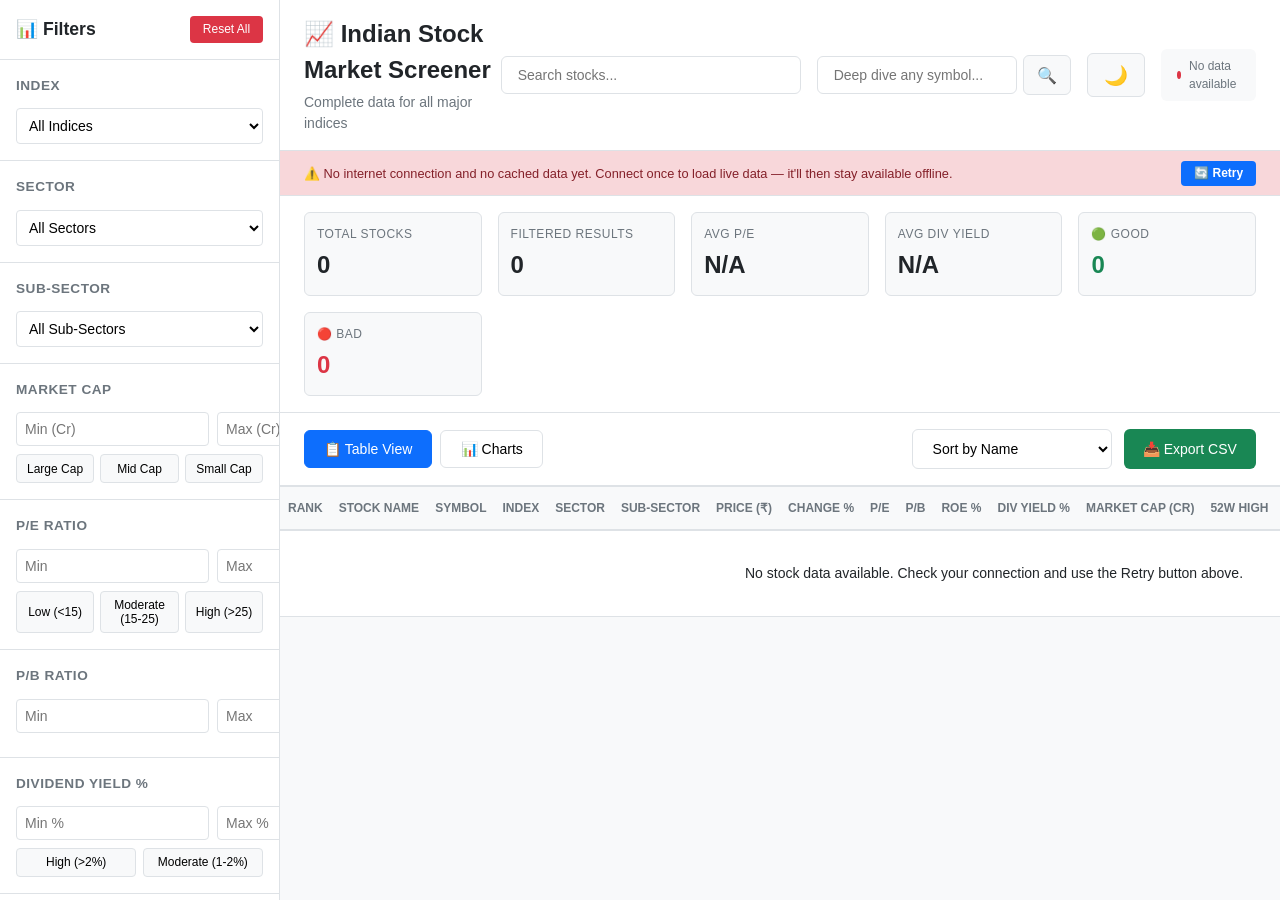
<file: index.html>
<!DOCTYPE html>
<html lang="en">

<head>
    <meta charset="UTF-8">
    <meta name="viewport" content="width=device-width, initial-scale=1.0">
    <title>Indian Stock Market - Complete Screener</title>
    <link rel="stylesheet" href="screener_styles.css">
</head>

<body>
    <div class="app-container">
        <!-- Sidebar Filters -->
        <aside class="sidebar">
            <div class="sidebar-header">
                <h2>📊 Filters</h2>
                <button class="reset-all-btn" onclick="resetAllFilters()">Reset All</button>
            </div>

            <div class="filter-section">
                <h3>Index</h3>
                <select id="index-filter" class="filter-select" onchange="applyFilters()">
                    <option value="">All Indices</option>
                    <option value="NIFTY50">Nifty 50</option>
                    <option value="NIFTY500">Nifty 500</option>
                    <option value="NIFTYBANK">Nifty Bank</option>
                    <option value="NIFTYIT">Nifty IT</option>
                    <option value="NIFTYPHARMA">Nifty Pharma</option>
                    <option value="NIFTYAUTO">Nifty Auto</option>
                    <option value="NIFTYFMCG">Nifty FMCG</option>
                    <option value="NIFTYMETAL">Nifty Metal</option>
                    <option value="NIFTYMIDCAP">Nifty Midcap</option>
                    <option value="NIFTYSMALLCAP">Nifty Smallcap</option>
                </select>
            </div>

            <div class="filter-section">
                <h3>Sector</h3>
                <select id="sector-filter" class="filter-select" onchange="applyFilters()">
                    <option value="">All Sectors</option>
                </select>
            </div>

            <div class="filter-section">
                <h3>Sub-Sector</h3>
                <select id="subsector-filter" class="filter-select" onchange="applyFilters()">
                    <option value="">All Sub-Sectors</option>
                </select>
            </div>

            <div class="filter-section">
                <h3>Market Cap</h3>
                <div class="range-inputs">
                    <input type="number" id="mcap-min" placeholder="Min (Cr)" onchange="applyFilters()">
                    <input type="number" id="mcap-max" placeholder="Max (Cr)" onchange="applyFilters()">
                </div>
                <div class="quick-filters">
                    <button onclick="setMCapFilter('large')">Large Cap</button>
                    <button onclick="setMCapFilter('mid')">Mid Cap</button>
                    <button onclick="setMCapFilter('small')">Small Cap</button>
                </div>
            </div>

            <div class="filter-section">
                <h3>P/E Ratio</h3>
                <div class="range-inputs">
                    <input type="number" id="pe-min" placeholder="Min" onchange="applyFilters()">
                    <input type="number" id="pe-max" placeholder="Max" onchange="applyFilters()">
                </div>
                <div class="quick-filters">
                    <button onclick="setPEFilter('low')">Low (&lt;15)</button>
                    <button onclick="setPEFilter('moderate')">Moderate (15-25)</button>
                    <button onclick="setPEFilter('high')">High (&gt;25)</button>
                </div>
            </div>

            <div class="filter-section">
                <h3>P/B Ratio</h3>
                <div class="range-inputs">
                    <input type="number" id="pb-min" placeholder="Min" onchange="applyFilters()">
                    <input type="number" id="pb-max" placeholder="Max" onchange="applyFilters()">
                </div>
            </div>

            <div class="filter-section">
                <h3>Dividend Yield %</h3>
                <div class="range-inputs">
                    <input type="number" id="div-min" placeholder="Min %" onchange="applyFilters()">
                    <input type="number" id="div-max" placeholder="Max %" onchange="applyFilters()">
                </div>
                <div class="quick-filters">
                    <button onclick="setDivFilter('high')">High (&gt;2%)</button>
                    <button onclick="setDivFilter('moderate')">Moderate (1-2%)</button>
                </div>
            </div>

            <div class="filter-section">
                <h3>ROE %</h3>
                <div class="range-inputs">
                    <input type="number" id="roe-min" placeholder="Min %" onchange="applyFilters()">
                    <input type="number" id="roe-max" placeholder="Max %" onchange="applyFilters()">
                </div>
            </div>

            <div class="filter-section">
                <h3>Price Change %</h3>
                <div class="range-inputs">
                    <input type="number" id="change-min" placeholder="Min %" onchange="applyFilters()">
                    <input type="number" id="change-max" placeholder="Max %" onchange="applyFilters()">
                </div>
                <div class="quick-filters">
                    <button onclick="setChangeFilter('gainers')">Top Gainers</button>
                    <button onclick="setChangeFilter('losers')">Top Losers</button>
                </div>
            </div>

            <div class="filter-section">
                <h3>🚀 Momentum / Breakout</h3>
                <p class="filter-hint">Finds stocks already running hard off their 52-week low and still trading near their high — the price profile small-caps like Cupid or STLTECH showed mid-rally. Reads current price action only; it does not predict what moves next.</p>
                <div class="range-inputs">
                    <input type="number" id="breakout-offlow-min" placeholder="Min % off 52W Low" onchange="applyFilters()">
                    <input type="number" id="breakout-nearhigh-max" placeholder="Max % below 52W High" onchange="applyFilters()">
                </div>
                <div class="quick-filters">
                    <button onclick="setBreakoutFilter()">🚀 Breakout Candidates</button>
                </div>
            </div>

            <div class="filter-section">
                <h3>Performance</h3>
                <div class="checkbox-group">
                    <label><input type="checkbox" id="status-good" onchange="applyFilters()"> 🟢 Good</label>
                    <label><input type="checkbox" id="status-neutral" onchange="applyFilters()"> 🟡 Neutral</label>
                    <label><input type="checkbox" id="status-bad" onchange="applyFilters()"> 🔴 Bad</label>
                </div>
            </div>
        </aside>

        <!-- Main Content -->
        <main class="main-content">
            <!-- Header -->
            <header class="app-header">
                <div class="header-left">
                    <h1>📈 Indian Stock Market Screener</h1>
                    <p class="subtitle">Complete data for all major indices</p>
                </div>
                <div class="header-right">
                    <div class="search-box-container">
                        <input type="text" id="global-search" class="search-input" placeholder="Search stocks..."
                            oninput="applyFilters()">
                    </div>
                    <div class="ticker-lookup-container">
                        <input type="text" id="ticker-lookup-input" class="search-input"
                            placeholder="Deep dive any symbol..."
                            onkeydown="if (event.key === 'Enter') lookupAndOpenStock(this.value)">
                        <button class="ticker-lookup-btn"
                            onclick="lookupAndOpenStock(document.getElementById('ticker-lookup-input').value)"
                            title="View fundamental + technical analysis">🔍</button>
                        <div id="ticker-lookup-error" class="ticker-lookup-error"></div>
                    </div>
                    <button class="theme-toggle" onclick="toggleTheme()" title="Toggle Dark Mode">
                        <span id="theme-icon">🌙</span>
                    </button>
                    <div class="update-indicator" id="update-indicator">
                        <span class="status-dot"></span>
                        <span id="update-time">Loading...</span>
                    </div>
                </div>
            </header>

            <!-- Offline / connection status banner -->
            <div id="connection-banner" class="connection-banner">
                <span id="connection-banner-text"></span>
                <button onclick="loadStockData()">🔄 Retry</button>
            </div>

            <!-- Summary Stats -->
            <div class="summary-stats">
                <div class="stat-card">
                    <div class="stat-label">Total Stocks</div>
                    <div class="stat-value" id="total-stocks">--</div>
                </div>
                <div class="stat-card">
                    <div class="stat-label">Filtered Results</div>
                    <div class="stat-value" id="filtered-stocks">--</div>
                </div>
                <div class="stat-card">
                    <div class="stat-label">Avg P/E</div>
                    <div class="stat-value" id="avg-pe">--</div>
                </div>
                <div class="stat-card">
                    <div class="stat-label">Avg Div Yield</div>
                    <div class="stat-value" id="avg-div">--</div>
                </div>
                <div class="stat-card">
                    <div class="stat-label">🟢 Good</div>
                    <div class="stat-value stat-good" id="count-good">--</div>
                </div>
                <div class="stat-card">
                    <div class="stat-label">🔴 Bad</div>
                    <div class="stat-value stat-bad" id="count-bad">--</div>
                </div>
            </div>

            <!-- View Controls -->
            <div class="view-controls">
                <div class="view-tabs">
                    <button class="tab-btn active" data-view="table" onclick="switchView('table')">📋 Table
                        View</button>
                    <button class="tab-btn" data-view="charts" onclick="switchView('charts')">📊 Charts</button>
                </div>
                <div class="table-controls">
                    <select id="sort-by" class="sort-select" onchange="sortStocks()">
                        <option value="name">Sort by Name</option>
                        <option value="price">Sort by Price</option>
                        <option value="change">Sort by Change %</option>
                        <option value="pe">Sort by P/E</option>
                        <option value="pb">Sort by P/B</option>
                        <option value="div">Sort by Div Yield</option>
                        <option value="mcap">Sort by Market Cap</option>
                        <option value="offlow">Sort by Off 52W Low %</option>
                        <option value="score">Sort by Score</option>
                    </select>
                    <button class="export-btn" onclick="exportToCSV()">📥 Export CSV</button>
                </div>
            </div>

            <!-- Table View -->
            <div id="table-view" class="data-view active">
                <div class="table-container">
                    <table class="stocks-table" id="stocks-table">
                        <thead>
                            <tr>
                                <th>Rank</th>
                                <th>Stock Name</th>
                                <th>Symbol</th>
                                <th>Index</th>
                                <th>Sector</th>
                                <th>Sub-Sector</th>
                                <th>Price (₹)</th>
                                <th>Change %</th>
                                <th>P/E</th>
                                <th>P/B</th>
                                <th>ROE %</th>
                                <th>Div Yield %</th>
                                <th>Market Cap (Cr)</th>
                                <th>52W High</th>
                                <th>52W Low</th>
                                <th>Off 52W Low %</th>
                                <th>Near 52W High %</th>
                                <th>Score</th>
                                <th>Status</th>
                            </tr>
                        </thead>
                        <tbody id="stocks-tbody">
                            <!-- Populated by JavaScript -->
                        </tbody>
                    </table>
                </div>
            </div>

            <!-- Charts View -->
            <div id="charts-view" class="data-view">
                <div class="charts-container">
                    <div class="chart-card">
                        <h3>Sector Distribution</h3>
                        <div id="sector-chart" class="chart"></div>
                    </div>
                    <div class="chart-card">
                        <h3>Market Cap Distribution</h3>
                        <div id="mcap-chart" class="chart"></div>
                    </div>
                    <div class="chart-card">
                        <h3>P/E Ratio Distribution</h3>
                        <div id="pe-chart" class="chart"></div>
                    </div>
                    <div class="chart-card">
                        <h3>Performance Overview</h3>
                        <div id="performance-chart" class="chart"></div>
                    </div>
                </div>
            </div>
        </main>
    </div>

    <!-- Real-Time Stock Data Integration -->
    <script src="technical_indicators.js"></script>
    <script src="stock_universe.js"></script>
    <script src="yahoo_finance_api.js"></script>
    <script src="screener_script_realtime.js"></script>
</body>

</html>
</file>
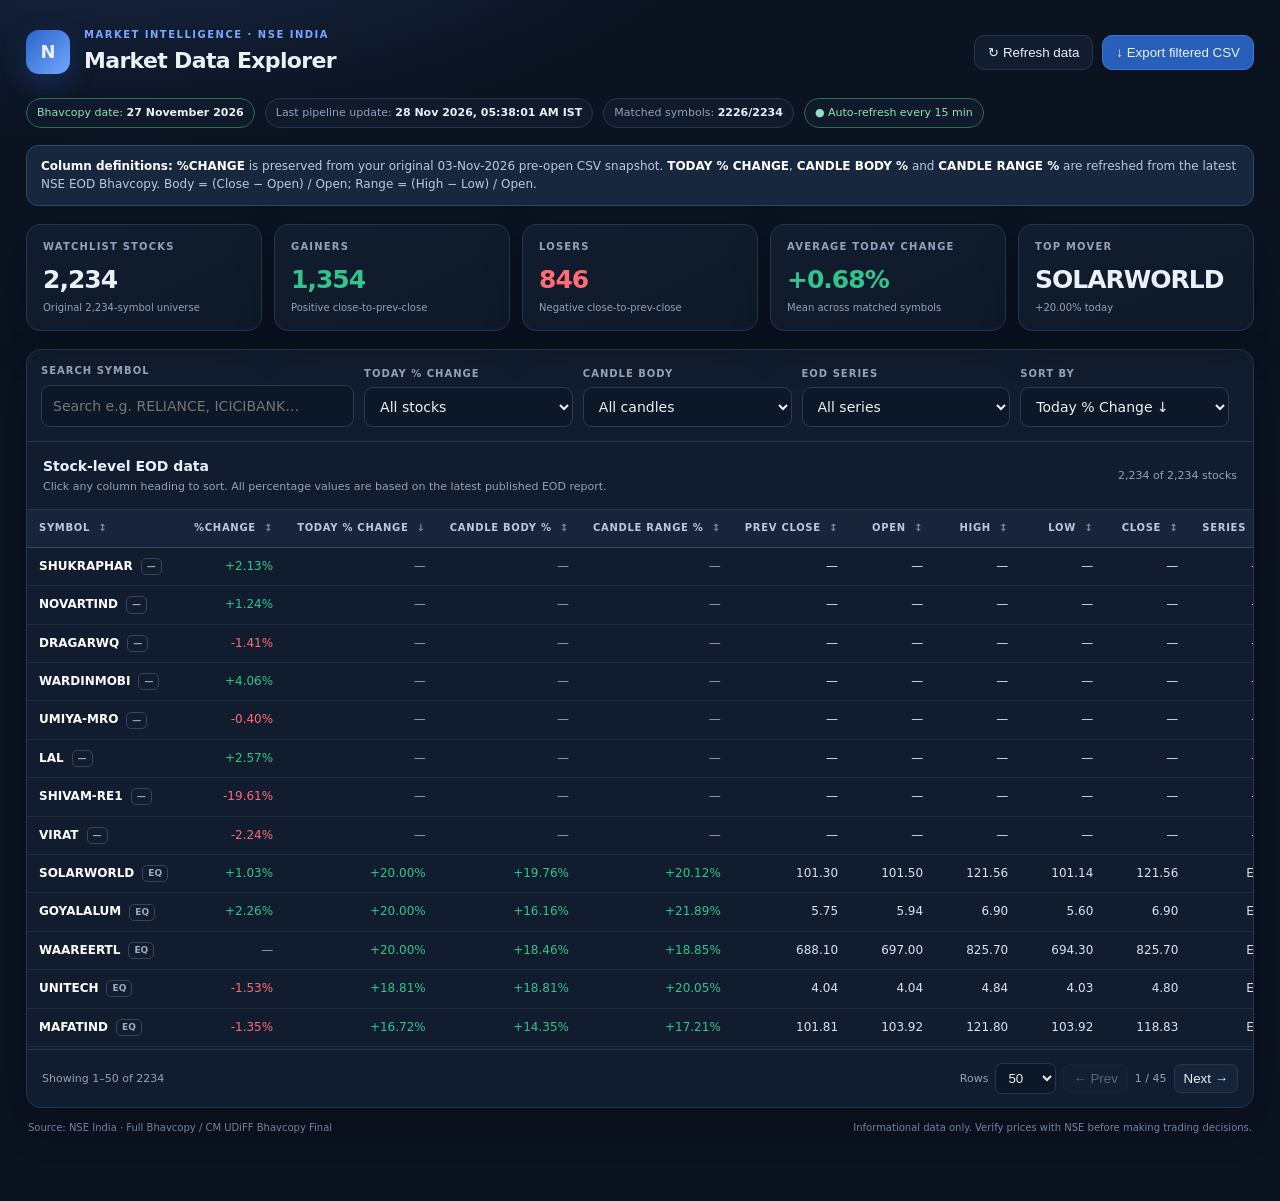
<file: market-data/index.html>
<!doctype html>
<html lang="en">
<head>
  <meta charset="utf-8">
  <meta name="viewport" content="width=device-width, initial-scale=1">
  <meta name="theme-color" content="#0b1220">
  <title>NSE Market Data Explorer</title>
  <style>
    :root{color-scheme:dark;--bg:#0b1220;--panel:#111c2e;--panel2:#15233a;--line:#263650;--muted:#91a2ba;--text:#eaf0f8;--accent:#79a7ff;--green:#31c48d;--red:#ff6b76;--amber:#e9b85c;--shadow:0 16px 40px rgba(0,0,0,.22)}
    *{box-sizing:border-box}body{margin:0;background:radial-gradient(1000px 500px at 10% -15%,#1c3153 0%,transparent 65%),var(--bg);color:var(--text);font:14px/1.45 Inter,ui-sans-serif,system-ui,-apple-system,BlinkMacSystemFont,"Segoe UI",sans-serif}
    .wrap{max-width:1600px;margin:auto;padding:28px 26px 52px}.topbar{display:flex;align-items:center;justify-content:space-between;gap:18px;margin-bottom:22px}.brand{display:flex;align-items:center;gap:14px}.mark{height:44px;width:44px;border-radius:13px;background:linear-gradient(135deg,#2864c8,#73a7ff);display:grid;place-items:center;font-weight:900;font-size:18px;box-shadow:0 9px 24px #1b4b9470}.eyebrow{color:var(--accent);text-transform:uppercase;letter-spacing:.15em;font-size:10px;font-weight:800}.brand h1{font-size:22px;letter-spacing:-.03em;margin:2px 0 0}.actions{display:flex;gap:9px;align-items:center;flex-wrap:wrap}.btn{border:1px solid var(--line);border-radius:10px;background:var(--panel);color:var(--text);padding:9px 13px;font:600 12px inherit;cursor:pointer}.btn.primary{background:#285fba;border-color:#3978d9}.btn:hover{filter:brightness(1.12)}.meta{display:flex;gap:10px;flex-wrap:wrap;margin-bottom:17px}.pill{border:1px solid var(--line);border-radius:100px;padding:6px 10px;color:var(--muted);font-size:11px;background:#101a2a}.pill strong{color:var(--text);font-weight:700}.pill.good{border-color:#256e59;color:#8fe2c2}.pill.warn{border-color:#80602c;color:#f4d18a}
    .notice{background:#17283e;border:1px solid #2c476a;border-radius:12px;padding:12px 14px;color:#b9c9df;margin-bottom:18px;font-size:12px}.notice strong{color:#fff}.kpis{display:grid;grid-template-columns:repeat(5,minmax(0,1fr));gap:12px;margin-bottom:18px}.kpi{background:linear-gradient(155deg,var(--panel),#0e1929);border:1px solid var(--line);border-radius:14px;padding:15px 16px;box-shadow:var(--shadow);min-width:0}.kpi .label{font-size:10px;text-transform:uppercase;letter-spacing:.12em;color:var(--muted);font-weight:800}.kpi .value{font-size:25px;letter-spacing:-.04em;font-weight:750;margin-top:7px;white-space:nowrap;overflow:hidden;text-overflow:ellipsis}.kpi .sub{color:var(--muted);font-size:10px;margin-top:3px}.positive{color:var(--green)!important}.negative{color:var(--red)!important}.neutral{color:var(--muted)!important}
    .panel{background:var(--panel);border:1px solid var(--line);border-radius:15px;box-shadow:var(--shadow);overflow:hidden}.controls{display:grid;grid-template-columns:minmax(220px,1.5fr) repeat(4,minmax(145px,1fr)) auto;gap:10px;padding:14px;border-bottom:1px solid var(--line);align-items:end}.field label{display:block;color:var(--muted);font-size:10px;text-transform:uppercase;letter-spacing:.1em;font-weight:800;margin:0 0 6px}.field input,.field select{width:100%;min-width:0;background:#0c1727;border:1px solid #2a3b55;color:var(--text);border-radius:9px;padding:10px 11px;font:inherit;outline:none}.field input:focus,.field select:focus{border-color:var(--accent);box-shadow:0 0 0 3px #5b8fe522}.table-head{display:flex;align-items:center;justify-content:space-between;gap:12px;padding:14px 16px}.table-head h2{font-size:14px;margin:0}.table-head p{margin:3px 0 0;color:var(--muted);font-size:11px}.count{font-size:11px;color:var(--muted)}.table-wrap{overflow:auto;max-height:calc(100vh - 360px);min-height:400px;border-top:1px solid var(--line)}table{width:100%;border-collapse:separate;border-spacing:0;white-space:nowrap;font-variant-numeric:tabular-nums}thead th{position:sticky;top:0;z-index:2;background:#17243a;color:#b9c8dc;text-align:right;padding:11px 12px;font-size:10px;text-transform:uppercase;letter-spacing:.07em;border-bottom:1px solid #354967;cursor:pointer;user-select:none}thead th:first-child,tbody td:first-child{text-align:left;position:sticky;left:0;z-index:1}thead th:first-child{z-index:3;background:#17243a}tbody td{padding:10px 12px;border-bottom:1px solid #1e2c42;text-align:right;color:#d8e2f0;font-size:12px}tbody tr:hover td{background:#1a2a42}tbody td:first-child{background:#111c2e;font-weight:750;color:#fff}tbody tr:hover td:first-child{background:#1a2a42}.ticker{display:flex;align-items:center;gap:8px}.mini{font-size:9px;color:#9aacc4;border:1px solid #35445b;border-radius:5px;padding:1px 5px}.sort{color:#6f8db6;margin-left:4px}.pagination{display:flex;align-items:center;justify-content:space-between;gap:12px;padding:13px 15px;border-top:1px solid var(--line);color:var(--muted);font-size:11px}.pages{display:flex;align-items:center;gap:7px}.pages select{background:#0c1727;color:var(--text);border:1px solid var(--line);padding:6px 8px;border-radius:7px}.smallbtn{background:#16243a;border:1px solid var(--line);border-radius:7px;padding:6px 9px;color:var(--text);cursor:pointer}.smallbtn:disabled{opacity:.35;cursor:not-allowed}.footer{display:flex;justify-content:space-between;gap:20px;color:#71839d;font-size:10px;margin:13px 2px}.loading,.error{padding:35px;text-align:center;color:var(--muted)}.error{color:#ff9ca4}.hide{display:none!important}
    @media(max-width:1100px){.kpis{grid-template-columns:repeat(3,1fr)}.controls{grid-template-columns:repeat(3,minmax(0,1fr))}.search-field{grid-column:span 2}}
    @media(max-width:680px){.wrap{padding:18px 12px 35px}.topbar{align-items:flex-start;flex-direction:column}.brand h1{font-size:19px}.actions{width:100%}.kpis{grid-template-columns:repeat(2,minmax(0,1fr));gap:8px}.kpi{padding:12px}.kpi .value{font-size:21px}.controls{grid-template-columns:1fr 1fr}.search-field{grid-column:span 2}.field.last{grid-column:span 2}.table-wrap{max-height:65vh;min-height:360px}.footer{flex-direction:column}.table-head{align-items:flex-start;flex-direction:column}}
  </style>
</head>
<body>
  <main class="wrap">
    <header class="topbar">
      <div class="brand"><div class="mark">N</div><div><div class="eyebrow">Market intelligence · NSE India</div><h1>Market Data Explorer</h1></div></div>
      <div class="actions"><button class="btn" id="refreshBtn">↻ Refresh data</button><button class="btn primary" id="exportBtn">↓ Export filtered CSV</button></div>
    </header>

    <div class="meta">
      <span class="pill" id="asOfPill">Bhavcopy date: <strong>Loading…</strong></span>
      <span class="pill" id="updatedPill">Last pipeline update: <strong>Loading…</strong></span>
      <span class="pill" id="coveragePill">Matched symbols: <strong>—</strong></span>
      <span class="pill good" id="autoPill">● Auto-refresh every 15 min</span>
    </div>

    <div class="notice"><strong>Column definitions:</strong> <strong>%CHANGE</strong> is preserved from your original 03-Nov-2026 pre-open CSV snapshot. <strong>TODAY % CHANGE</strong>, <strong>CANDLE BODY %</strong> and <strong>CANDLE RANGE %</strong> are refreshed from the latest NSE EOD Bhavcopy. Body = (Close − Open) / Open; Range = (High − Low) / Open.</div>

    <section class="kpis">
      <div class="kpi"><div class="label">Watchlist stocks</div><div class="value" id="kTotal">—</div><div class="sub">Original 2,234-symbol universe</div></div>
      <div class="kpi"><div class="label">Gainers</div><div class="value positive" id="kGainers">—</div><div class="sub">Positive close-to-prev-close</div></div>
      <div class="kpi"><div class="label">Losers</div><div class="value negative" id="kLosers">—</div><div class="sub">Negative close-to-prev-close</div></div>
      <div class="kpi"><div class="label">Average today change</div><div class="value" id="kAverage">—</div><div class="sub">Mean across matched symbols</div></div>
      <div class="kpi"><div class="label">Top mover</div><div class="value" id="kTop">—</div><div class="sub" id="kTopSub">Best positive return</div></div>
    </section>

    <section class="panel">
      <div class="controls">
        <div class="field search-field"><label for="search">Search symbol</label><input id="search" type="search" placeholder="Search e.g. RELIANCE, ICICIBANK…" autocomplete="off"></div>
        <div class="field"><label for="moveFilter">Today % Change</label><select id="moveFilter"><option value="all">All stocks</option><option value="gainers">Gainers only</option><option value="losers">Losers only</option><option value="above2">Above +2%</option><option value="below2">Below −2%</option></select></div>
        <div class="field"><label for="candleFilter">Candle body</label><select id="candleFilter"><option value="all">All candles</option><option value="bull">Bullish body</option><option value="bear">Bearish body</option><option value="doji">Near doji (±0.1%)</option></select></div>
        <div class="field"><label for="seriesFilter">EOD series</label><select id="seriesFilter"><option value="all">All series</option></select></div>
        <div class="field"><label for="sortSelect">Sort by</label><select id="sortSelect"><option value="TODAY % CHANGE|desc">Today % Change ↓</option><option value="TODAY % CHANGE|asc">Today % Change ↑</option><option value="TODAY CANDLE BODY %|desc">Candle Body ↓</option><option value="TODAY CANDLE RANGE %|desc">Candle Range ↓</option><option value="SYMBOL|asc">Symbol A–Z</option><option value="EOD CLOSE|desc">EOD Close ↓</option><option value="%CHANGE|desc">Original %CHANGE ↓</option></select></div>
      </div>
      <div class="table-head"><div><h2>Stock-level EOD data</h2><p>Click any column heading to sort. All percentage values are based on the latest published EOD report.</p></div><div class="count" id="resultCount">Loading rows…</div></div>
      <div class="table-wrap" id="tableWrap"><div class="loading" id="loading">Loading the latest published NSE dataset…</div><table id="stockTable" class="hide"><thead><tr id="tableHeader"></tr></thead><tbody id="tableBody"></tbody></table></div>
      <div class="pagination"><div id="pageInfo">—</div><div class="pages"><label for="pageSize">Rows</label><select id="pageSize"><option>25</option><option selected>50</option><option>100</option><option>250</option></select><button class="smallbtn" id="prevPage">← Prev</button><span id="pageNumber">1 / 1</span><button class="smallbtn" id="nextPage">Next →</button></div></div>
    </section>
    <div class="footer"><span>Source: NSE India · Full Bhavcopy / CM UDiFF Bhavcopy Final</span><span>Informational data only. Verify prices with NSE before making trading decisions.</span></div>
  </main>
<script>
(() => {
  const $ = id => document.getElementById(id);
  const DISPLAY_COLUMNS = [
    {key:'SYMBOL',label:'Symbol',type:'text'},
    {key:'%CHANGE',label:'%CHANGE',type:'pct',hint:'Original pre-open snapshot'},
    {key:'TODAY % CHANGE',label:'Today % Change',type:'pct'},
    {key:'TODAY CANDLE BODY %',label:'Candle Body %',type:'pct'},
    {key:'TODAY CANDLE RANGE %',label:'Candle Range %',type:'pct'},
    {key:'EOD PREV CLOSE',label:'Prev Close',type:'num'},
    {key:'EOD OPEN',label:'Open',type:'num'},
    {key:'EOD HIGH',label:'High',type:'num'},
    {key:'EOD LOW',label:'Low',type:'num'},
    {key:'EOD CLOSE',label:'Close',type:'num'},
    {key:'EOD SERIES',label:'Series',type:'text'}
  ];
  let rows=[], headers=[], filtered=[], page=1, sortKey='TODAY % CHANGE', sortDir='desc', pageSize=50, status={};

  function parseCSV(text){
    const out=[];let row=[],field='',quoted=false;
    for(let i=0;i<text.length;i++){
      const c=text[i],n=text[i+1];
      if(quoted){if(c==='"'&&n==='"'){field+='"';i++;}else if(c==='"'){quoted=false;}else field+=c;}
      else if(c==='"')quoted=true;
      else if(c===','){row.push(field);field='';}
      else if(c==='\n'){row.push(field.replace(/\r$/,''));if(row.some(v=>v!==''))out.push(row);row=[];field='';}
      else field+=c;
    }
    if(field.length||row.length){row.push(field.replace(/\r$/,''));out.push(row);}
    const keys=(out.shift()||[]).map(v=>v.trim());
    return out.map(values=>Object.fromEntries(keys.map((k,i)=>[k,(values[i]||'').trim()])));
  }
  function n(v){if(v===null||v===undefined||v==='')return null;const x=Number(String(v).replace(/,/g,'').replace(/%/g,'').trim());return Number.isFinite(x)?x:null;}
  function pct(v){const x=n(v);return x===null?'—':`${x>0?'+':''}${x.toFixed(2)}%`;}
  function price(v){const x=n(v);return x===null?'—':x.toLocaleString('en-IN',{minimumFractionDigits:2,maximumFractionDigits:2});}
  function cls(v){const x=n(v);return x===null?'neutral':x>0?'positive':x<0?'negative':'neutral';}
  function escapeHTML(s){return String(s??'').replace(/[&<>"']/g,c=>({'&':'&amp;','<':'&lt;','>':'&gt;','"':'&quot;',"'":'&#39;'}[c]));}
  function compare(a,b,key){if(key==='SYMBOL'||key==='EOD SERIES')return String(a[key]||'').localeCompare(String(b[key]||''));const av=n(a[key]),bv=n(b[key]);if(av===null&&bv===null)return 0;if(av===null)return 1;if(bv===null)return -1;return av-bv;}
  function setStatus(text,kind=''){const p=$('asOfPill');p.innerHTML=`Bhavcopy date: <strong>${escapeHTML(text)}</strong>`;p.className='pill '+kind;}

  async function loadData(showLoading=true){
    if(showLoading){$('loading').classList.remove('hide');$('loading').textContent='Loading the latest published NSE dataset…';$('stockTable').classList.add('hide');}
    $('refreshBtn').disabled=true;$('refreshBtn').textContent='↻ Loading…';
    try{
      const stamp=Date.now();
      const [csvRes,statusRes]=await Promise.all([fetch(`./data/latest.csv?v=${stamp}`,{cache:'no-store'}),fetch(`./data/status.json?v=${stamp}`,{cache:'no-store'})]);
      if(!csvRes.ok)throw new Error(`Dataset request failed (${csvRes.status})`);
      const csv=await csvRes.text();if(statusRes.ok)status=await statusRes.json();
      const newRows=parseCSV(csv);if(!newRows.length)throw new Error('The latest dataset has no stock rows.');
      const valid=newRows.filter(r=>n(r['TODAY % CHANGE'])!==null&&n(r['TODAY CANDLE BODY %'])!==null&&n(r['TODAY CANDLE RANGE %'])!==null);
      if(valid.length===0)throw new Error('The published dataset contains no populated EOD metrics.');
      rows=newRows;headers=Object.keys(rows[0]);
      const d=status.data_as_of_display||rows[0]['EOD DATE']||'Latest available';
      setStatus(d,'good');
      $('updatedPill').innerHTML=`Last pipeline update: <strong>${escapeHTML(status.updated_at_display||'Not supplied')}</strong>`;
      $('coveragePill').innerHTML=`Matched symbols: <strong>${status.matched_symbols??valid.length}/${status.total_watchlist_symbols??rows.length}</strong>`;
      $('kTotal').textContent=rows.length.toLocaleString('en-IN');
      const changes=rows.map(r=>n(r['TODAY % CHANGE'])).filter(x=>x!==null);
      const gainers=changes.filter(x=>x>0),losers=changes.filter(x=>x<0);
      $('kGainers').textContent=gainers.length.toLocaleString('en-IN');$('kLosers').textContent=losers.length.toLocaleString('en-IN');
      const avg=changes.length?changes.reduce((a,b)=>a+b,0)/changes.length:null;$('kAverage').textContent=avg===null?'—':pct(avg);
      $('kAverage').className='value '+cls(avg);
      const sorted=[...rows].filter(r=>n(r['TODAY % CHANGE'])!==null).sort((a,b)=>n(b['TODAY % CHANGE'])-n(a['TODAY % CHANGE']));
      $('kTop').textContent=sorted[0]?.SYMBOL||'—';$('kTopSub').textContent=sorted[0]?pct(sorted[0]['TODAY % CHANGE'])+' today':'No EOD data';
      fillSeries();$('loading').classList.add('hide');$('stockTable').classList.remove('hide');applyFilters();
    }catch(err){$('loading').classList.remove('hide');$('loading').classList.add('error');$('loading').textContent=`Unable to load the published dataset: ${err.message}. The last published files remain unchanged; try Refresh data again later.`;setStatus('Load error','warn');}
    finally{$('refreshBtn').disabled=false;$('refreshBtn').textContent='↻ Refresh data';}
  }
  function fillSeries(){const sel=$('seriesFilter'),old=sel.value;const values=[...new Set(rows.map(r=>r['EOD SERIES']).filter(Boolean))].sort();sel.innerHTML='<option value="all">All series</option>'+values.map(v=>`<option value="${escapeHTML(v)}">${escapeHTML(v)}</option>`).join('');if(values.includes(old))sel.value=old;}
  function applyFilters(){
    const q=$('search').value.trim().toUpperCase(),mf=$('moveFilter').value,cf=$('candleFilter').value,sf=$('seriesFilter').value;
    filtered=rows.filter(r=>{
      if(q&&!String(r.SYMBOL||'').toUpperCase().includes(q))return false;
      const move=n(r['TODAY % CHANGE']),body=n(r['TODAY CANDLE BODY %']);
      if(mf==='gainers'&&!(move>0))return false;if(mf==='losers'&&!(move<0))return false;if(mf==='above2'&&!(move>=2))return false;if(mf==='below2'&&!(move<=-2))return false;
      if(cf==='bull'&&!(body>0))return false;if(cf==='bear'&&!(body<0))return false;if(cf==='doji'&&!(body!==null&&Math.abs(body)<=.1))return false;
      if(sf!=='all'&&r['EOD SERIES']!==sf)return false;return true;
    });
    const selected=$('sortSelect').value.split('|');sortKey=selected[0];sortDir=selected[1];
    filtered.sort((a,b)=>compare(a,b,sortKey)*(sortDir==='asc'?1:-1));
    page=1;renderTable();
  }
  function renderHeader(){
    $('tableHeader').innerHTML=DISPLAY_COLUMNS.map(c=>`<th data-key="${escapeHTML(c.key)}" title="${escapeHTML(c.hint||'Click to sort')}">${escapeHTML(c.label)} <span class="sort">${sortKey===c.key?(sortDir==='asc'?'↑':'↓'):'↕'}</span></th>`).join('');
    $('tableHeader').querySelectorAll('th').forEach(th=>th.addEventListener('click',()=>{const key=th.dataset.key;if(sortKey===key)sortDir=sortDir==='asc'?'desc':'asc';else{sortKey=key;sortDir=(key==='SYMBOL'||key==='EOD SERIES')?'asc':'desc';}$('sortSelect').value=`${sortKey}|${sortDir}`;filtered.sort((a,b)=>compare(a,b,sortKey)*(sortDir==='asc'?1:-1));renderTable();}));
  }
  function renderTable(){
    renderHeader();const pages=Math.max(1,Math.ceil(filtered.length/pageSize));page=Math.min(page,pages);const start=(page-1)*pageSize,chunk=filtered.slice(start,start+pageSize);
    $('tableBody').innerHTML=chunk.map(r=>'<tr>'+DISPLAY_COLUMNS.map(c=>{
      const v=r[c.key];if(c.key==='SYMBOL')return `<td><div class="ticker">${escapeHTML(v)}<span class="mini">${escapeHTML(r['EOD SERIES']||'—')}</span></div></td>`;
      if(c.type==='pct')return `<td class="${cls(v)}">${pct(v)}</td>`;if(c.type==='num')return `<td>${price(v)}</td>`;return `<td>${escapeHTML(v||'—')}</td>`;
    }).join('')+'</tr>').join('');
    $('resultCount').textContent=`${filtered.length.toLocaleString('en-IN')} of ${rows.length.toLocaleString('en-IN')} stocks`;
    $('pageInfo').textContent=filtered.length?`Showing ${start+1}–${Math.min(start+pageSize,filtered.length)} of ${filtered.length}`:'No stocks match these filters';
    $('pageNumber').textContent=`${page} / ${pages}`;$('prevPage').disabled=page<=1;$('nextPage').disabled=page>=pages;
  }
  function exportCSV(){
    if(!filtered.length)return;const cols=headers.length?headers:Object.keys(filtered[0]);
    const q=v=>{const s=String(v??'');return /[",\n\r]/.test(s)?'"'+s.replace(/"/g,'""')+'"':s;};
    const content=[cols.map(q).join(','),...filtered.map(r=>cols.map(c=>q(r[c])).join(','))].join('\r\n');
    const blob=new Blob([content],{type:'text/csv;charset=utf-8;'}),url=URL.createObjectURL(blob),a=document.createElement('a');a.href=url;a.download=`NSE_Market_Data_${(status.data_as_of||'latest').replaceAll('-','')}.csv`;a.click();URL.revokeObjectURL(url);
  }
  ['search','moveFilter','candleFilter','seriesFilter'].forEach(id=>$(id).addEventListener(id==='search'?'input':'change',applyFilters));
  $('sortSelect').addEventListener('change',applyFilters);$('pageSize').addEventListener('change',()=>{pageSize=Number($('pageSize').value);page=1;renderTable();});
  $('prevPage').addEventListener('click',()=>{page=Math.max(1,page-1);renderTable();});$('nextPage').addEventListener('click',()=>{page++;renderTable();});
  $('refreshBtn').addEventListener('click',()=>loadData(true));$('exportBtn').addEventListener('click',exportCSV);
  loadData(true);setInterval(()=>loadData(false),15*60*1000);
})();
</script>
</body>
</html>
</file>
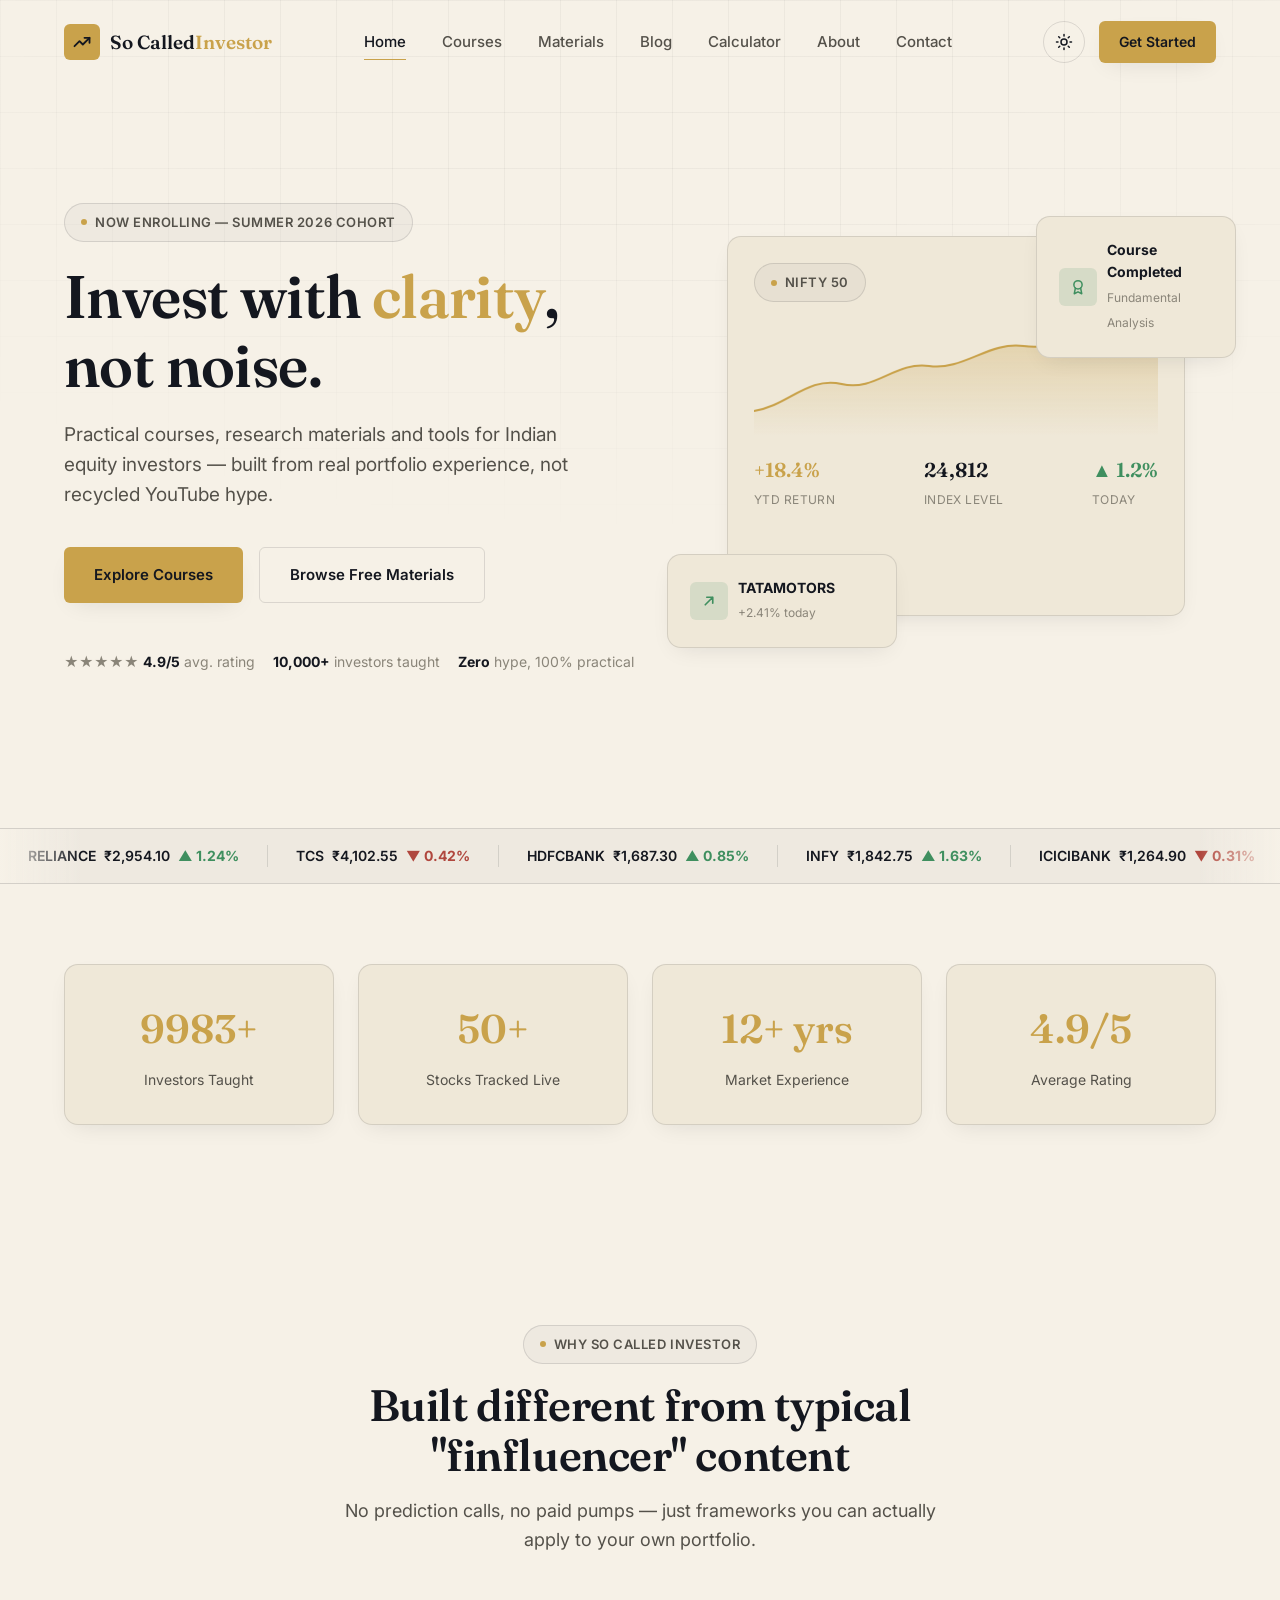
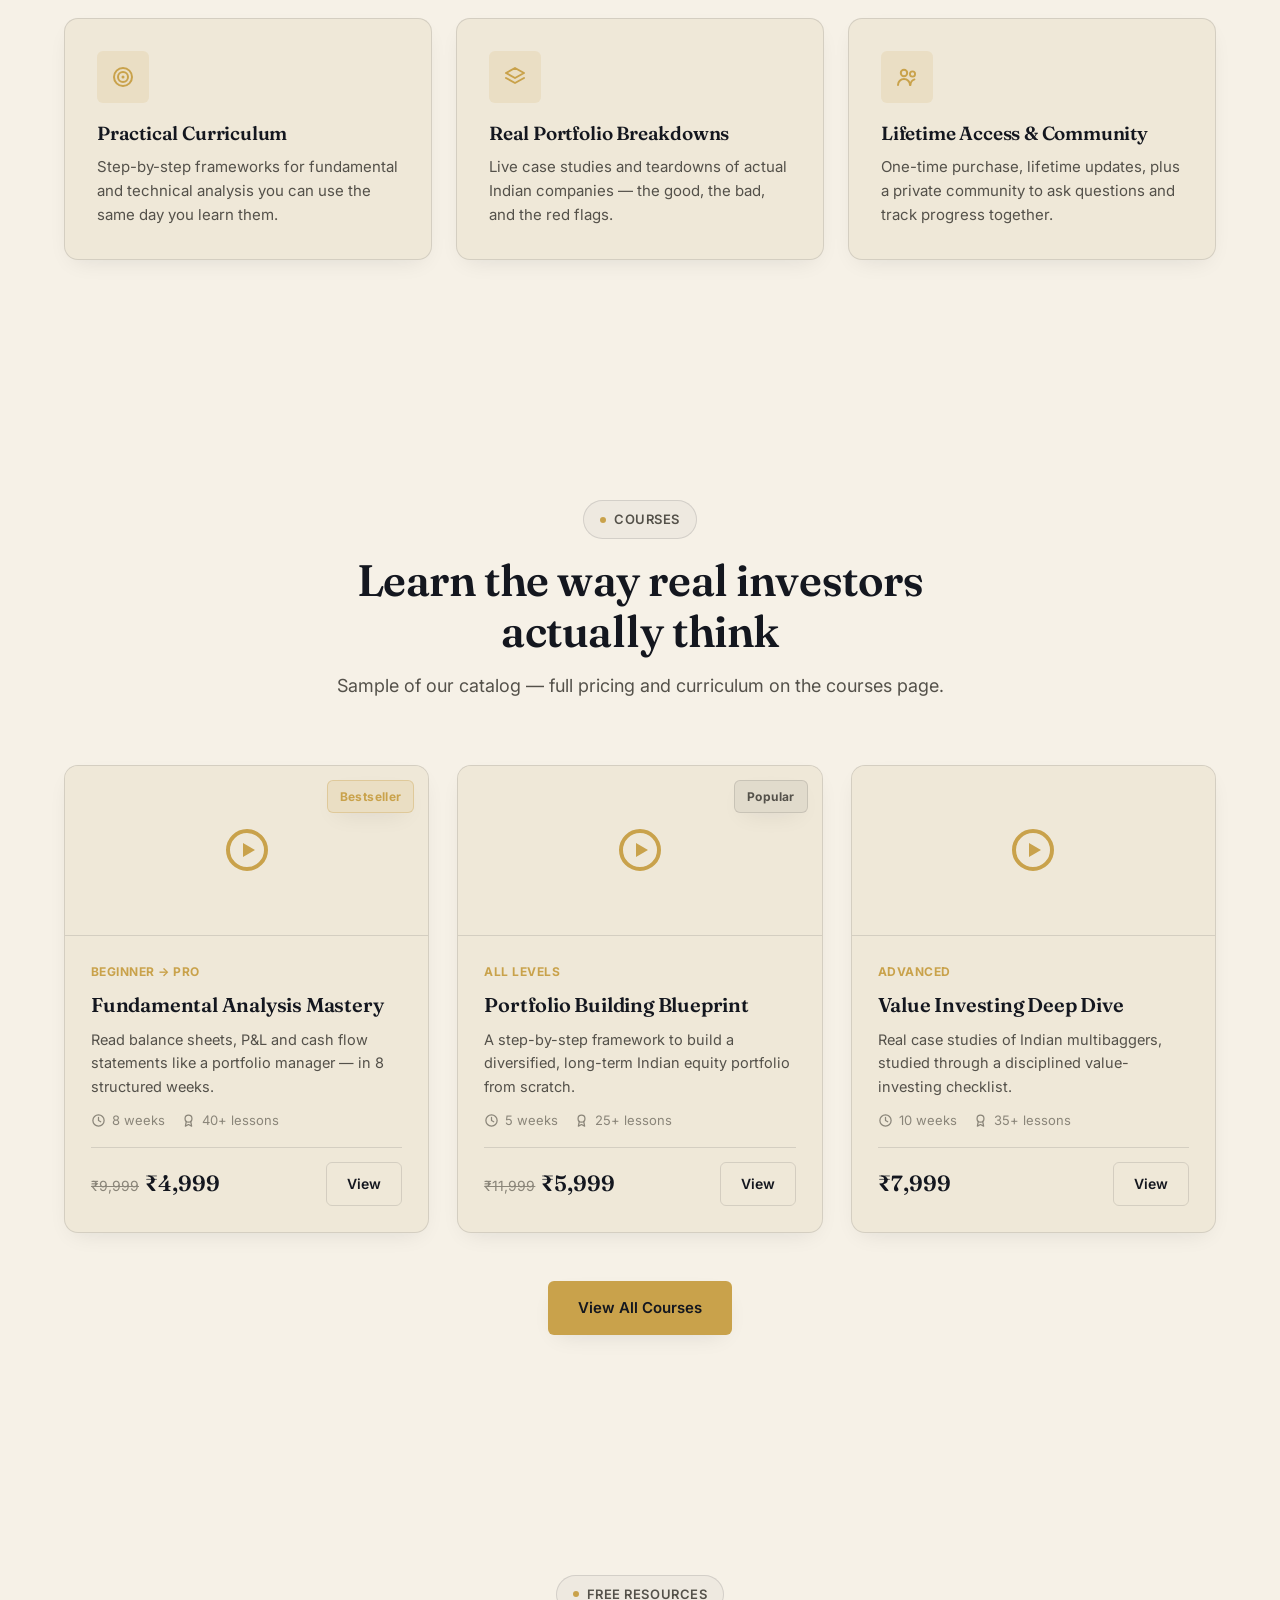
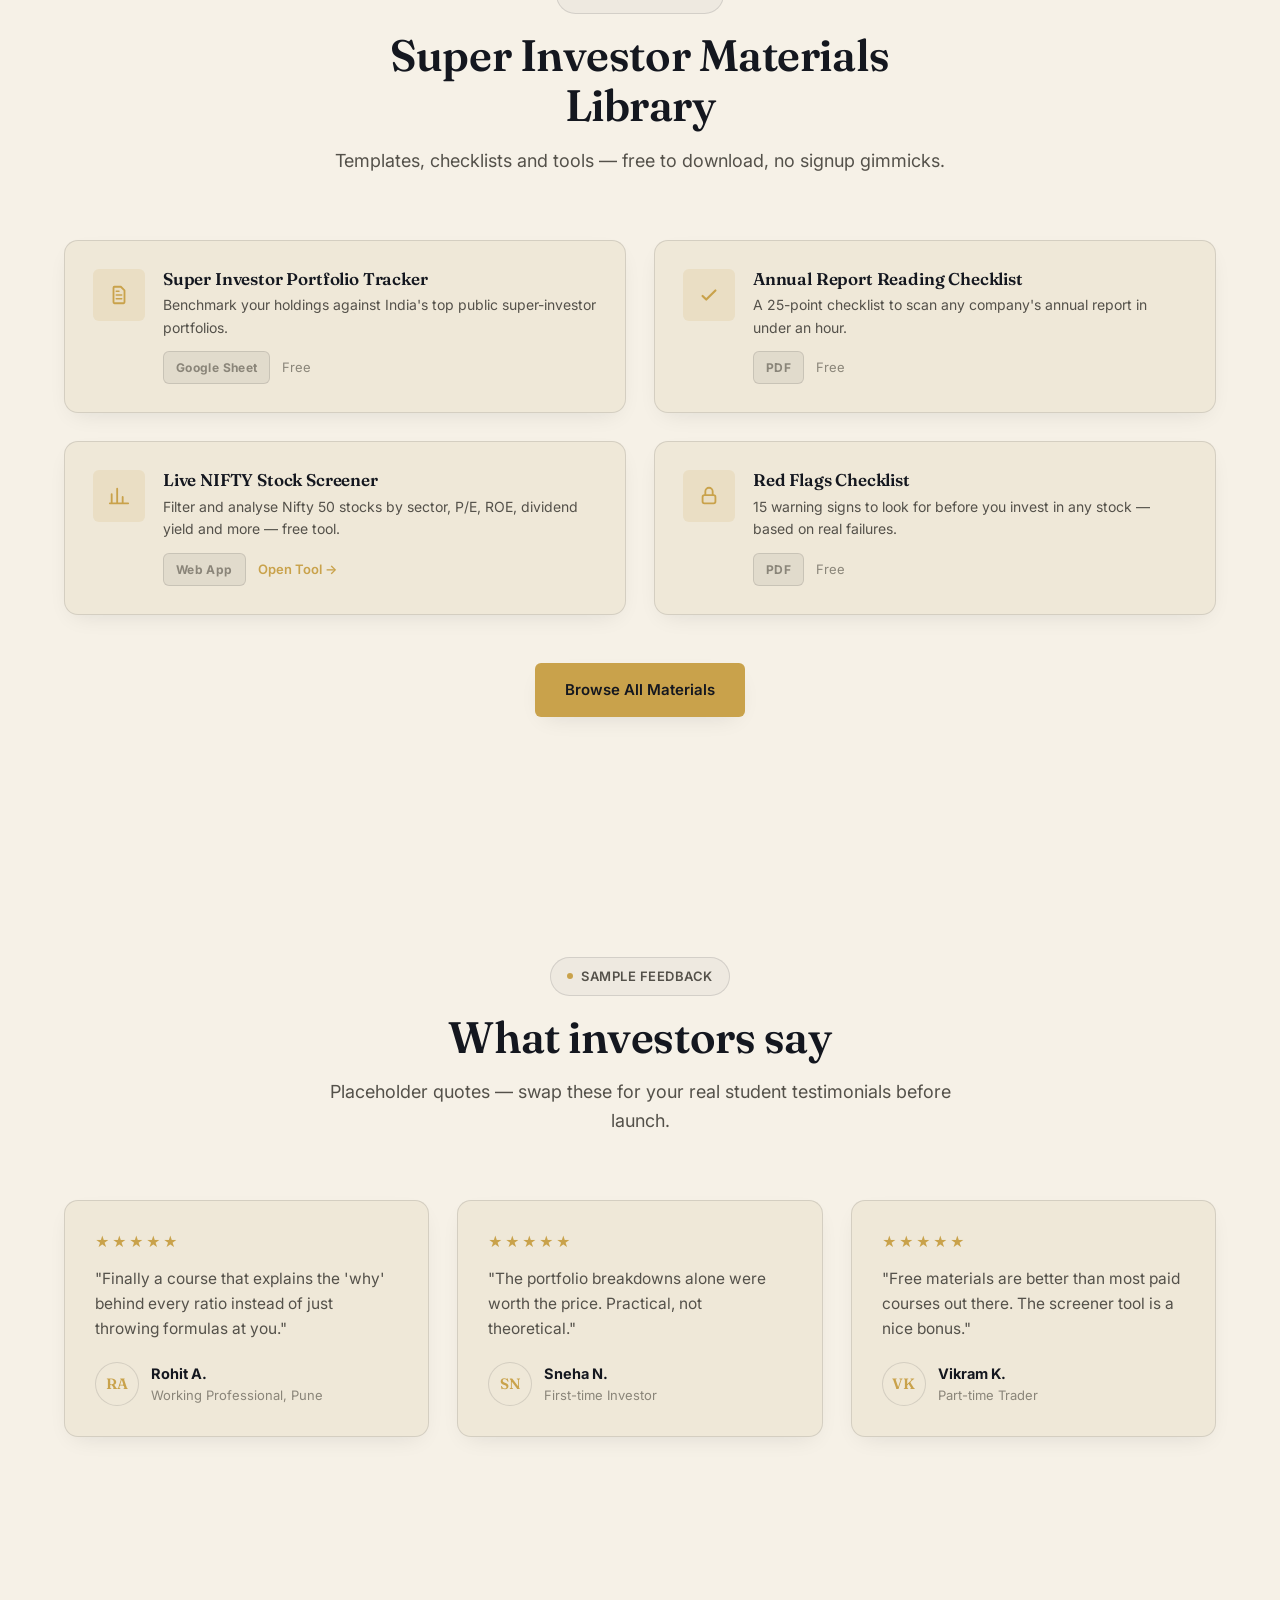
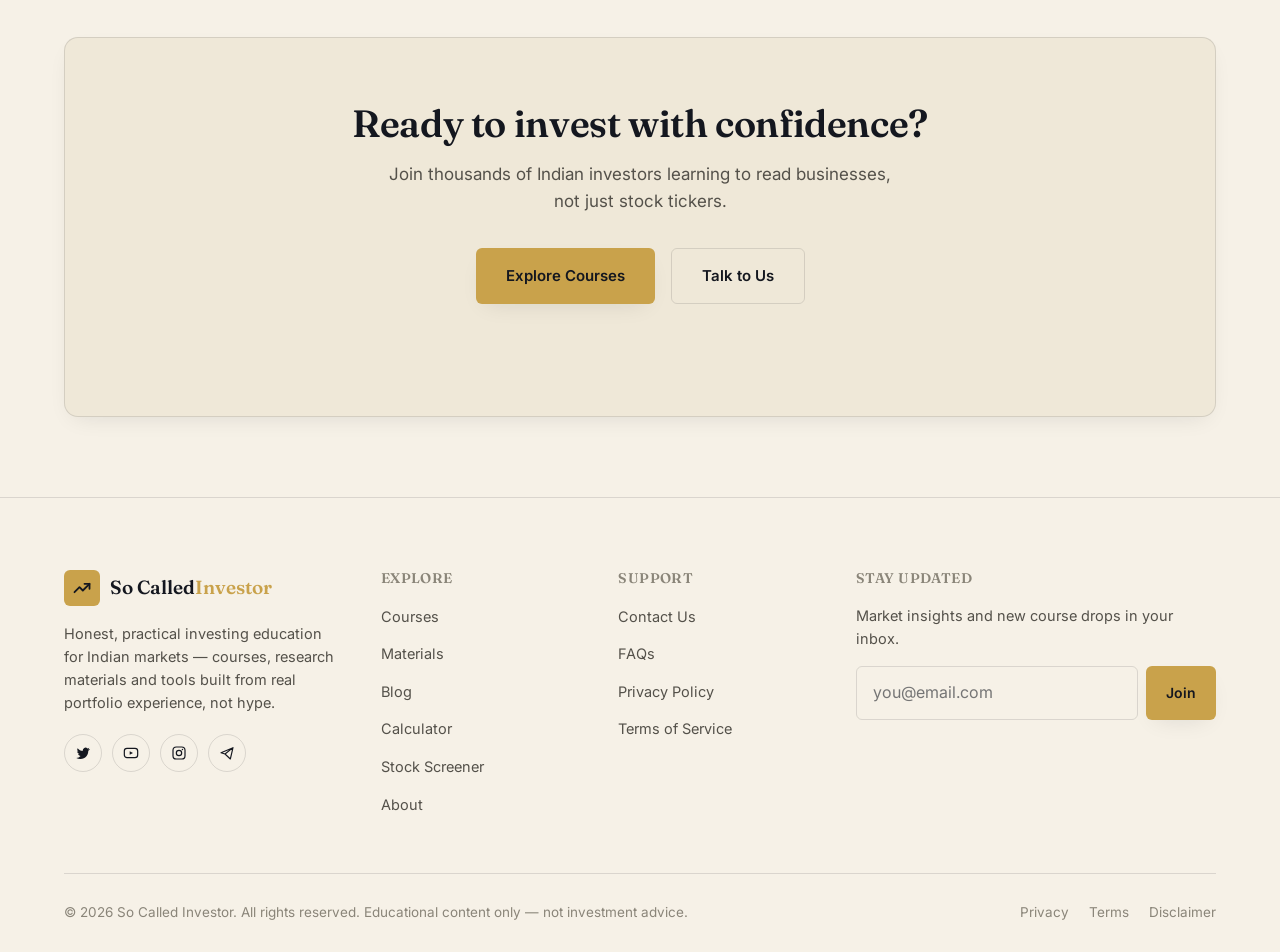
<file: website/index.html>
<!DOCTYPE html>
<html lang="en">
<head>
<meta charset="UTF-8">
<meta name="viewport" content="width=device-width, initial-scale=1.0">
<title>So Called Investor — Honest Investing Education for Indian Markets</title>
<meta name="description" content="Premium courses, free research materials and tools to help you invest in Indian stock markets with clarity, not noise.">
<link rel="icon" href="data:image/svg+xml,<svg xmlns=%22http://www.w3.org/2000/svg%22 viewBox=%220 0 24 24%22><rect width=%2224%22 height=%2224%22 rx=%226%22 fill=%22%23C9A24B%22/><path d=%22M4 16L9 11L13 15L20 7%22 stroke=%22%2314171F%22 stroke-width=%222.4%22 fill=%22none%22 stroke-linecap=%22round%22 stroke-linejoin=%22round%22/></svg>">
<link rel="stylesheet" href="assets/css/style.css">
</head>
<body>

<div class="grid-overlay"></div>

<nav class="navbar" id="navbar">
  <div class="container nav-inner">
    <a href="index.html" class="brand">
      <span class="brand-mark"><svg viewBox="0 0 24 24" fill="none"><path d="M3 17L9 11L13 15L21 7" stroke="#14171F" stroke-width="2.2" stroke-linecap="round" stroke-linejoin="round"/><path d="M15 7H21V13" stroke="#14171F" stroke-width="2.2" stroke-linecap="round" stroke-linejoin="round"/></svg></span>
      <span class="brand-name">So Called<span>Investor</span></span>
    </a>
    <div class="nav-links">
      <a href="index.html">Home</a>
      <a href="courses.html">Courses</a>
      <a href="materials.html">Materials</a>
      <a href="blog.html">Blog</a>
      <a href="calculator.html">Calculator</a>
      <a href="about.html">About</a>
      <a href="contact.html">Contact</a>
    </div>
    <div class="nav-actions">
      <button class="theme-toggle" aria-label="Toggle theme">
        <svg class="icon-moon" viewBox="0 0 24 24" fill="none"><path d="M21 12.79A9 9 0 1111.21 3 7 7 0 0021 12.79z" stroke="currentColor" stroke-width="2" stroke-linecap="round" stroke-linejoin="round"/></svg>
        <svg class="icon-sun" viewBox="0 0 24 24" fill="none"><circle cx="12" cy="12" r="4" stroke="currentColor" stroke-width="2"/><path d="M12 2v2M12 20v2M4.93 4.93l1.41 1.41M17.66 17.66l1.41 1.41M2 12h2M20 12h2M4.93 19.07l1.41-1.41M17.66 6.34l1.41-1.41" stroke="currentColor" stroke-width="2" stroke-linecap="round"/></svg>
      </button>
      <a href="contact.html" class="btn btn-primary btn-sm">Get Started</a>
      <button class="nav-burger" aria-label="Menu"><span></span><span></span><span></span></button>
    </div>
  </div>
</nav>
<div class="mobile-panel">
  <a href="index.html">Home</a>
  <a href="courses.html">Courses</a>
  <a href="materials.html">Materials</a>
  <a href="blog.html">Blog</a>
  <a href="calculator.html">Calculator</a>
  <a href="about.html">About</a>
  <a href="contact.html">Contact</a>
  <a href="contact.html" class="btn btn-primary btn-block">Get Started</a>
</div>

<!-- Hero -->
<header class="hero">
  <div class="container hero-grid">
    <div class="hero-copy">
      <div class="eyebrow"><span class="dot"></span> Now enrolling — Summer 2026 cohort</div>
      <h1>Invest with <span class="text-accent">clarity</span>,<br>not noise.</h1>
      <p class="lead">Practical courses, research materials and tools for Indian equity investors — built from real portfolio experience, not recycled YouTube hype.</p>
      <div class="hero-actions">
        <a href="courses.html" class="btn btn-primary">Explore Courses</a>
        <a href="materials.html" class="btn btn-ghost">Browse Free Materials</a>
      </div>
      <div class="hero-trust">
        <span>★★★★★ <strong>4.9/5</strong> avg. rating</span>
        <span><strong>10,000+</strong> investors taught</span>
        <span><strong>Zero</strong> hype, 100% practical</span>
      </div>
    </div>

    <div class="hero-visual">
      <div class="hero-card hero-card--main glass">
        <div class="eyebrow"><span class="dot"></span> NIFTY 50</div>
        <svg class="mini-chart" viewBox="0 0 300 120" preserveAspectRatio="none">
          <defs>
            <linearGradient id="chartFill" x1="0" y1="0" x2="0" y2="1">
              <stop offset="0%" stop-color="#C9A24B" stop-opacity="0.35"/>
              <stop offset="100%" stop-color="#C9A24B" stop-opacity="0"/>
            </linearGradient>
          </defs>
          <path class="fill" fill="url(#chartFill)" d="M0,95 C25,90 40,60 65,68 C90,76 105,45 130,50 C155,55 175,25 200,30 C225,35 250,15 275,18 L300,10 L300,120 L0,120 Z"/>
          <path class="line" d="M0,95 C25,90 40,60 65,68 C90,76 105,45 130,50 C155,55 175,25 200,30 C225,35 250,15 275,18 L300,10"/>
        </svg>
        <div class="kpi-row">
          <div class="kpi"><b class="text-accent">+18.4%</b><span>YTD Return</span></div>
          <div class="kpi"><b>24,812</b><span>Index Level</span></div>
          <div class="kpi"><b style="color:var(--up)">▲ 1.2%</b><span>Today</span></div>
        </div>
      </div>
      <div class="hero-card hero-card--chip1 glass">
        <div class="chip-row">
          <span class="chip-icon"><svg viewBox="0 0 24 24" fill="none"><path d="M7 17L17 7M9 7h8v8" stroke="currentColor" stroke-width="2.2" stroke-linecap="round" stroke-linejoin="round"/></svg></span>
          <span><b>TATAMOTORS</b><span class="sub">+2.41% today</span></span>
        </div>
      </div>
      <div class="hero-card hero-card--chip2 glass">
        <div class="chip-row">
          <span class="chip-icon"><svg viewBox="0 0 24 24" fill="none"><circle cx="12" cy="9" r="5.5" stroke="currentColor" stroke-width="2"/><path d="M8.5 13.5L7 21l5-2.5L17 21l-1.5-7.5" stroke="currentColor" stroke-width="2" stroke-linecap="round" stroke-linejoin="round"/></svg></span>
          <span><b>Course Completed</b><span class="sub">Fundamental Analysis</span></span>
        </div>
      </div>
    </div>
  </div>
</header>

<!-- Ticker tape -->
<div class="ticker-wrap">
  <div class="ticker-track"></div>
</div>

<!-- Stats -->
<section class="section section--tight">
  <div class="container">
    <div class="stats-row reveal-stagger">
      <div class="stat-box glass"><div class="num" data-count="10000" data-suffix="+">0</div><div class="label">Investors Taught</div></div>
      <div class="stat-box glass"><div class="num" data-count="50" data-suffix="+">0</div><div class="label">Stocks Tracked Live</div></div>
      <div class="stat-box glass"><div class="num" data-count="12" data-suffix="+ yrs">0</div><div class="label">Market Experience</div></div>
      <div class="stat-box glass"><div class="num" data-count="4.9" data-decimals="1" data-suffix="/5">0</div><div class="label">Average Rating</div></div>
    </div>
  </div>
</section>

<!-- Features -->
<section class="section">
  <div class="container">
    <div class="section-head reveal">
      <div class="eyebrow"><span class="dot"></span> Why So Called Investor</div>
      <h2>Built different from typical "finfluencer" content</h2>
      <p>No prediction calls, no paid pumps — just frameworks you can actually apply to your own portfolio.</p>
    </div>
    <div class="feature-grid reveal-stagger">
      <div class="feature-card glass">
        <div class="feature-icon"><svg viewBox="0 0 24 24" fill="none"><circle cx="12" cy="12" r="9" stroke="currentColor" stroke-width="2"/><circle cx="12" cy="12" r="5" stroke="currentColor" stroke-width="2"/><circle cx="12" cy="12" r="1.5" fill="currentColor"/></svg></div>
        <h3>Practical Curriculum</h3>
        <p>Step-by-step frameworks for fundamental and technical analysis you can use the same day you learn them.</p>
      </div>
      <div class="feature-card glass">
        <div class="feature-icon"><svg viewBox="0 0 24 24" fill="none"><path d="M12 3L3 8l9 5 9-5-9-5z" stroke="currentColor" stroke-width="2" stroke-linejoin="round"/><path d="M3 13l9 5 9-5" stroke="currentColor" stroke-width="2" stroke-linecap="round" stroke-linejoin="round"/></svg></div>
        <h3>Real Portfolio Breakdowns</h3>
        <p>Live case studies and teardowns of actual Indian companies — the good, the bad, and the red flags.</p>
      </div>
      <div class="feature-card glass">
        <div class="feature-icon"><svg viewBox="0 0 24 24" fill="none"><circle cx="9" cy="8" r="3.2" stroke="currentColor" stroke-width="2"/><path d="M3 20c0-3.3 2.7-6 6-6s6 2.7 6 6" stroke="currentColor" stroke-width="2" stroke-linecap="round"/><circle cx="17.5" cy="9" r="2.6" stroke="currentColor" stroke-width="1.8"/><path d="M15.5 20c0-2.6 1.8-4.8 4-5.6" stroke="currentColor" stroke-width="1.8" stroke-linecap="round"/></svg></div>
        <h3>Lifetime Access & Community</h3>
        <p>One-time purchase, lifetime updates, plus a private community to ask questions and track progress together.</p>
      </div>
    </div>
  </div>
</section>

<!-- Courses preview -->
<section class="section" id="courses">
  <div class="container">
    <div class="section-head reveal">
      <div class="eyebrow"><span class="dot"></span> Courses</div>
      <h2>Learn the way real investors actually think</h2>
      <p>Sample of our catalog — full pricing and curriculum on the courses page.</p>
    </div>
    <div class="card-grid reveal-stagger">
      <article class="course-card glass tilt">
        <div class="course-thumb">
          <svg viewBox="0 0 24 24" fill="none"><circle cx="12" cy="12" r="9.5" stroke="currentColor" stroke-width="2"/><path d="M10 8.5l6 3.5-6 3.5v-7z" fill="currentColor"/></svg>
          <span class="badge badge-gold badge-float">Bestseller</span>
        </div>
        <div class="course-body">
          <span class="course-level">Beginner → Pro</span>
          <h3>Fundamental Analysis Mastery</h3>
          <p>Read balance sheets, P&amp;L and cash flow statements like a portfolio manager — in 8 structured weeks.</p>
          <div class="course-meta">
            <span><svg viewBox="0 0 24 24" fill="none"><circle cx="12" cy="12" r="9" stroke="currentColor" stroke-width="2"/><path d="M12 7v5l3.5 2" stroke="currentColor" stroke-width="2" stroke-linecap="round" stroke-linejoin="round"/></svg> 8 weeks</span>
            <span><svg viewBox="0 0 24 24" fill="none"><circle cx="12" cy="9" r="5.5" stroke="currentColor" stroke-width="2"/><path d="M8.5 13.5L7 21l5-2.5L17 21l-1.5-7.5" stroke="currentColor" stroke-width="2" stroke-linecap="round" stroke-linejoin="round"/></svg> 40+ lessons</span>
          </div>
          <div class="course-foot">
            <span class="price"><span class="old">₹9,999</span>₹4,999</span>
            <a href="courses.html" class="btn btn-ghost btn-sm">View</a>
          </div>
        </div>
      </article>

      <article class="course-card glass tilt">
        <div class="course-thumb">
          <svg viewBox="0 0 24 24" fill="none"><circle cx="12" cy="12" r="9.5" stroke="currentColor" stroke-width="2"/><path d="M10 8.5l6 3.5-6 3.5v-7z" fill="currentColor"/></svg>
          <span class="badge badge-soon badge-float">Popular</span>
        </div>
        <div class="course-body">
          <span class="course-level">All Levels</span>
          <h3>Portfolio Building Blueprint</h3>
          <p>A step-by-step framework to build a diversified, long-term Indian equity portfolio from scratch.</p>
          <div class="course-meta">
            <span><svg viewBox="0 0 24 24" fill="none"><circle cx="12" cy="12" r="9" stroke="currentColor" stroke-width="2"/><path d="M12 7v5l3.5 2" stroke="currentColor" stroke-width="2" stroke-linecap="round" stroke-linejoin="round"/></svg> 5 weeks</span>
            <span><svg viewBox="0 0 24 24" fill="none"><circle cx="12" cy="9" r="5.5" stroke="currentColor" stroke-width="2"/><path d="M8.5 13.5L7 21l5-2.5L17 21l-1.5-7.5" stroke="currentColor" stroke-width="2" stroke-linecap="round" stroke-linejoin="round"/></svg> 25+ lessons</span>
          </div>
          <div class="course-foot">
            <span class="price"><span class="old">₹11,999</span>₹5,999</span>
            <a href="courses.html" class="btn btn-ghost btn-sm">View</a>
          </div>
        </div>
      </article>

      <article class="course-card glass tilt">
        <div class="course-thumb">
          <svg viewBox="0 0 24 24" fill="none"><circle cx="12" cy="12" r="9.5" stroke="currentColor" stroke-width="2"/><path d="M10 8.5l6 3.5-6 3.5v-7z" fill="currentColor"/></svg>
        </div>
        <div class="course-body">
          <span class="course-level">Advanced</span>
          <h3>Value Investing Deep Dive</h3>
          <p>Real case studies of Indian multibaggers, studied through a disciplined value-investing checklist.</p>
          <div class="course-meta">
            <span><svg viewBox="0 0 24 24" fill="none"><circle cx="12" cy="12" r="9" stroke="currentColor" stroke-width="2"/><path d="M12 7v5l3.5 2" stroke="currentColor" stroke-width="2" stroke-linecap="round" stroke-linejoin="round"/></svg> 10 weeks</span>
            <span><svg viewBox="0 0 24 24" fill="none"><circle cx="12" cy="9" r="5.5" stroke="currentColor" stroke-width="2"/><path d="M8.5 13.5L7 21l5-2.5L17 21l-1.5-7.5" stroke="currentColor" stroke-width="2" stroke-linecap="round" stroke-linejoin="round"/></svg> 35+ lessons</span>
          </div>
          <div class="course-foot">
            <span class="price">₹7,999</span>
            <a href="courses.html" class="btn btn-ghost btn-sm">View</a>
          </div>
        </div>
      </article>
    </div>
    <div class="center" style="margin-top:48px;"><a href="courses.html" class="btn btn-primary">View All Courses</a></div>
  </div>
</section>

<!-- Materials preview -->
<section class="section" id="materials">
  <div class="container">
    <div class="section-head reveal">
      <div class="eyebrow"><span class="dot"></span> Free Resources</div>
      <h2>Super Investor Materials Library</h2>
      <p>Templates, checklists and tools — free to download, no signup gimmicks.</p>
    </div>
    <div class="card-grid card-grid--2 reveal-stagger">
      <div class="material-card glass">
        <div class="material-icon"><svg viewBox="0 0 24 24" fill="none"><path d="M7 3h7l4 4v13a1 1 0 01-1 1H7a1 1 0 01-1-1V4a1 1 0 011-1z" stroke="currentColor" stroke-width="2" stroke-linejoin="round"/><path d="M9 12h6M9 16h6M9 8h3" stroke="currentColor" stroke-width="1.6" stroke-linecap="round"/></svg></div>
        <div>
          <h3>Super Investor Portfolio Tracker</h3>
          <p>Benchmark your holdings against India's top public super-investor portfolios.</p>
          <div class="material-foot"><span class="badge">Google Sheet</span><span>Free</span></div>
        </div>
      </div>
      <div class="material-card glass">
        <div class="material-icon"><svg viewBox="0 0 24 24" fill="none"><path d="M5 13l4 4L19 7" stroke="currentColor" stroke-width="2.4" stroke-linecap="round" stroke-linejoin="round"/></svg></div>
        <div>
          <h3>Annual Report Reading Checklist</h3>
          <p>A 25-point checklist to scan any company's annual report in under an hour.</p>
          <div class="material-foot"><span class="badge">PDF</span><span>Free</span></div>
        </div>
      </div>
      <div class="material-card glass">
        <div class="material-icon"><svg viewBox="0 0 24 24" fill="none"><path d="M4 20V10M10 20V4M16 20v-7M22 20H2" stroke="currentColor" stroke-width="2" stroke-linecap="round"/></svg></div>
        <div>
          <h3>Live NIFTY Stock Screener</h3>
          <p>Filter and analyse Nifty 50 stocks by sector, P/E, ROE, dividend yield and more — free tool.</p>
          <div class="material-foot"><span class="badge">Web App</span><a href="../index.html" style="color:var(--accent);font-weight:600;">Open Tool →</a></div>
        </div>
      </div>
      <div class="material-card glass">
        <div class="material-icon"><svg viewBox="0 0 24 24" fill="none"><rect x="5" y="11" width="14" height="9" rx="2" stroke="currentColor" stroke-width="2"/><path d="M8 11V7a4 4 0 018 0v4" stroke="currentColor" stroke-width="2"/></svg></div>
        <div>
          <h3>Red Flags Checklist</h3>
          <p>15 warning signs to look for before you invest in any stock — based on real failures.</p>
          <div class="material-foot"><span class="badge">PDF</span><span>Free</span></div>
        </div>
      </div>
    </div>
    <div class="center" style="margin-top:48px;"><a href="materials.html" class="btn btn-primary">Browse All Materials</a></div>
  </div>
</section>

<!-- Testimonials -->
<section class="section">
  <div class="container">
    <div class="section-head reveal">
      <div class="eyebrow"><span class="dot"></span> Sample Feedback</div>
      <h2>What investors say</h2>
      <p>Placeholder quotes — swap these for your real student testimonials before launch.</p>
    </div>
    <div class="card-grid reveal-stagger">
      <div class="testi-card glass">
        <div class="testi-stars">★★★★★</div>
        <p class="quote">"Finally a course that explains the 'why' behind every ratio instead of just throwing formulas at you."</p>
        <div class="testi-person"><span class="avatar-ring">RA</span><div><div class="name">Rohit A.</div><div class="role">Working Professional, Pune</div></div></div>
      </div>
      <div class="testi-card glass">
        <div class="testi-stars">★★★★★</div>
        <p class="quote">"The portfolio breakdowns alone were worth the price. Practical, not theoretical."</p>
        <div class="testi-person"><span class="avatar-ring">SN</span><div><div class="name">Sneha N.</div><div class="role">First-time Investor</div></div></div>
      </div>
      <div class="testi-card glass">
        <div class="testi-stars">★★★★★</div>
        <p class="quote">"Free materials are better than most paid courses out there. The screener tool is a nice bonus."</p>
        <div class="testi-person"><span class="avatar-ring">VK</span><div><div class="name">Vikram K.</div><div class="role">Part-time Trader</div></div></div>
      </div>
    </div>
  </div>
</section>

<!-- CTA -->
<section class="section section--tight">
  <div class="container">
    <div class="cta-band glass reveal">
      <h2>Ready to invest with confidence?</h2>
      <p>Join thousands of Indian investors learning to read businesses, not just stock tickers.</p>
      <div class="hero-actions" style="justify-content:center;">
        <a href="courses.html" class="btn btn-primary">Explore Courses</a>
        <a href="contact.html" class="btn btn-ghost">Talk to Us</a>
      </div>
    </div>
  </div>
</section>

<footer class="site-footer">
  <div class="container">
    <div class="footer-grid">
      <div class="footer-brand">
        <a href="index.html" class="brand">
          <span class="brand-mark"><svg viewBox="0 0 24 24" fill="none"><path d="M3 17L9 11L13 15L21 7" stroke="#14171F" stroke-width="2.2" stroke-linecap="round" stroke-linejoin="round"/><path d="M15 7H21V13" stroke="#14171F" stroke-width="2.2" stroke-linecap="round" stroke-linejoin="round"/></svg></span>
          <span class="brand-name">So Called<span>Investor</span></span>
        </a>
        <p>Honest, practical investing education for Indian markets — courses, research materials and tools built from real portfolio experience, not hype.</p>
        <div class="social-row">
          <a href="#" aria-label="Twitter"><svg viewBox="0 0 24 24" fill="none"><path d="M22 5.9c-.8.35-1.6.6-2.5.7.9-.55 1.6-1.4 1.9-2.4-.85.5-1.8.85-2.8 1a4 4 0 00-6.8 3.6c-3.2-.15-6-1.7-7.9-4.1-.35.6-.5 1.3-.5 2 0 1.4.7 2.6 1.8 3.3-.7 0-1.3-.2-1.9-.5 0 1.95 1.4 3.6 3.2 4-.35.1-.7.15-1.1.15-.25 0-.5 0-.75-.07.5 1.6 2 2.75 3.7 2.78A8.1 8.1 0 012 19.5 11.4 11.4 0 008.3 21c7.5 0 11.6-6.3 11.6-11.7v-.55c.8-.55 1.5-1.3 2.1-2.15z" fill="currentColor"/></svg></a>
          <a href="#" aria-label="YouTube"><svg viewBox="0 0 24 24" fill="none"><rect x="2" y="5" width="20" height="14" rx="4" stroke="currentColor" stroke-width="1.8"/><path d="M10 9.5l5 2.5-5 2.5v-5z" fill="currentColor"/></svg></a>
          <a href="#" aria-label="Instagram"><svg viewBox="0 0 24 24" fill="none"><rect x="3" y="3" width="18" height="18" rx="5" stroke="currentColor" stroke-width="1.8"/><circle cx="12" cy="12" r="4" stroke="currentColor" stroke-width="1.8"/><circle cx="17.2" cy="6.8" r="1.1" fill="currentColor"/></svg></a>
          <a href="#" aria-label="Telegram"><svg viewBox="0 0 24 24" fill="none"><path d="M21 4L3 11.5l6 2M21 4L17 21l-8-7.5M21 4L9 13.5" stroke="currentColor" stroke-width="1.7" stroke-linecap="round" stroke-linejoin="round"/></svg></a>
        </div>
      </div>
      <div class="footer-col">
        <h4>Explore</h4>
        <ul>
          <li><a href="courses.html">Courses</a></li>
          <li><a href="materials.html">Materials</a></li>
          <li><a href="blog.html">Blog</a></li>
          <li><a href="calculator.html">Calculator</a></li>
          <li><a href="../index.html">Stock Screener</a></li>
          <li><a href="about.html">About</a></li>
        </ul>
      </div>
      <div class="footer-col">
        <h4>Support</h4>
        <ul>
          <li><a href="contact.html">Contact Us</a></li>
          <li><a href="contact.html">FAQs</a></li>
          <li><a href="#">Privacy Policy</a></li>
          <li><a href="#">Terms of Service</a></li>
        </ul>
      </div>
      <div class="footer-col">
        <h4>Stay Updated</h4>
        <p class="muted" style="font-size:14.5px;margin-bottom:4px;">Market insights and new course drops in your inbox.</p>
        <form class="newsletter-form" data-placeholder-form>
          <input type="email" placeholder="you@email.com" required>
          <button class="btn btn-primary btn-sm" type="submit">Join</button>
        </form>
        <div class="form-msg" data-success="You're on the list! 🎉"></div>
      </div>
    </div>
    <div class="footer-bottom">
      <span>© 2026 So Called Investor. All rights reserved. Educational content only — not investment advice.</span>
      <div class="legal-links"><a href="#">Privacy</a><a href="#">Terms</a><a href="#">Disclaimer</a></div>
    </div>
  </div>
</footer>

<button class="back-to-top glass" aria-label="Back to top">
  <svg viewBox="0 0 24 24" fill="none"><path d="M12 19V5M5 12l7-7 7 7" stroke="currentColor" stroke-width="2" stroke-linecap="round" stroke-linejoin="round"/></svg>
</button>

<script src="assets/js/main.js"></script>
</body>
</html>
</file>
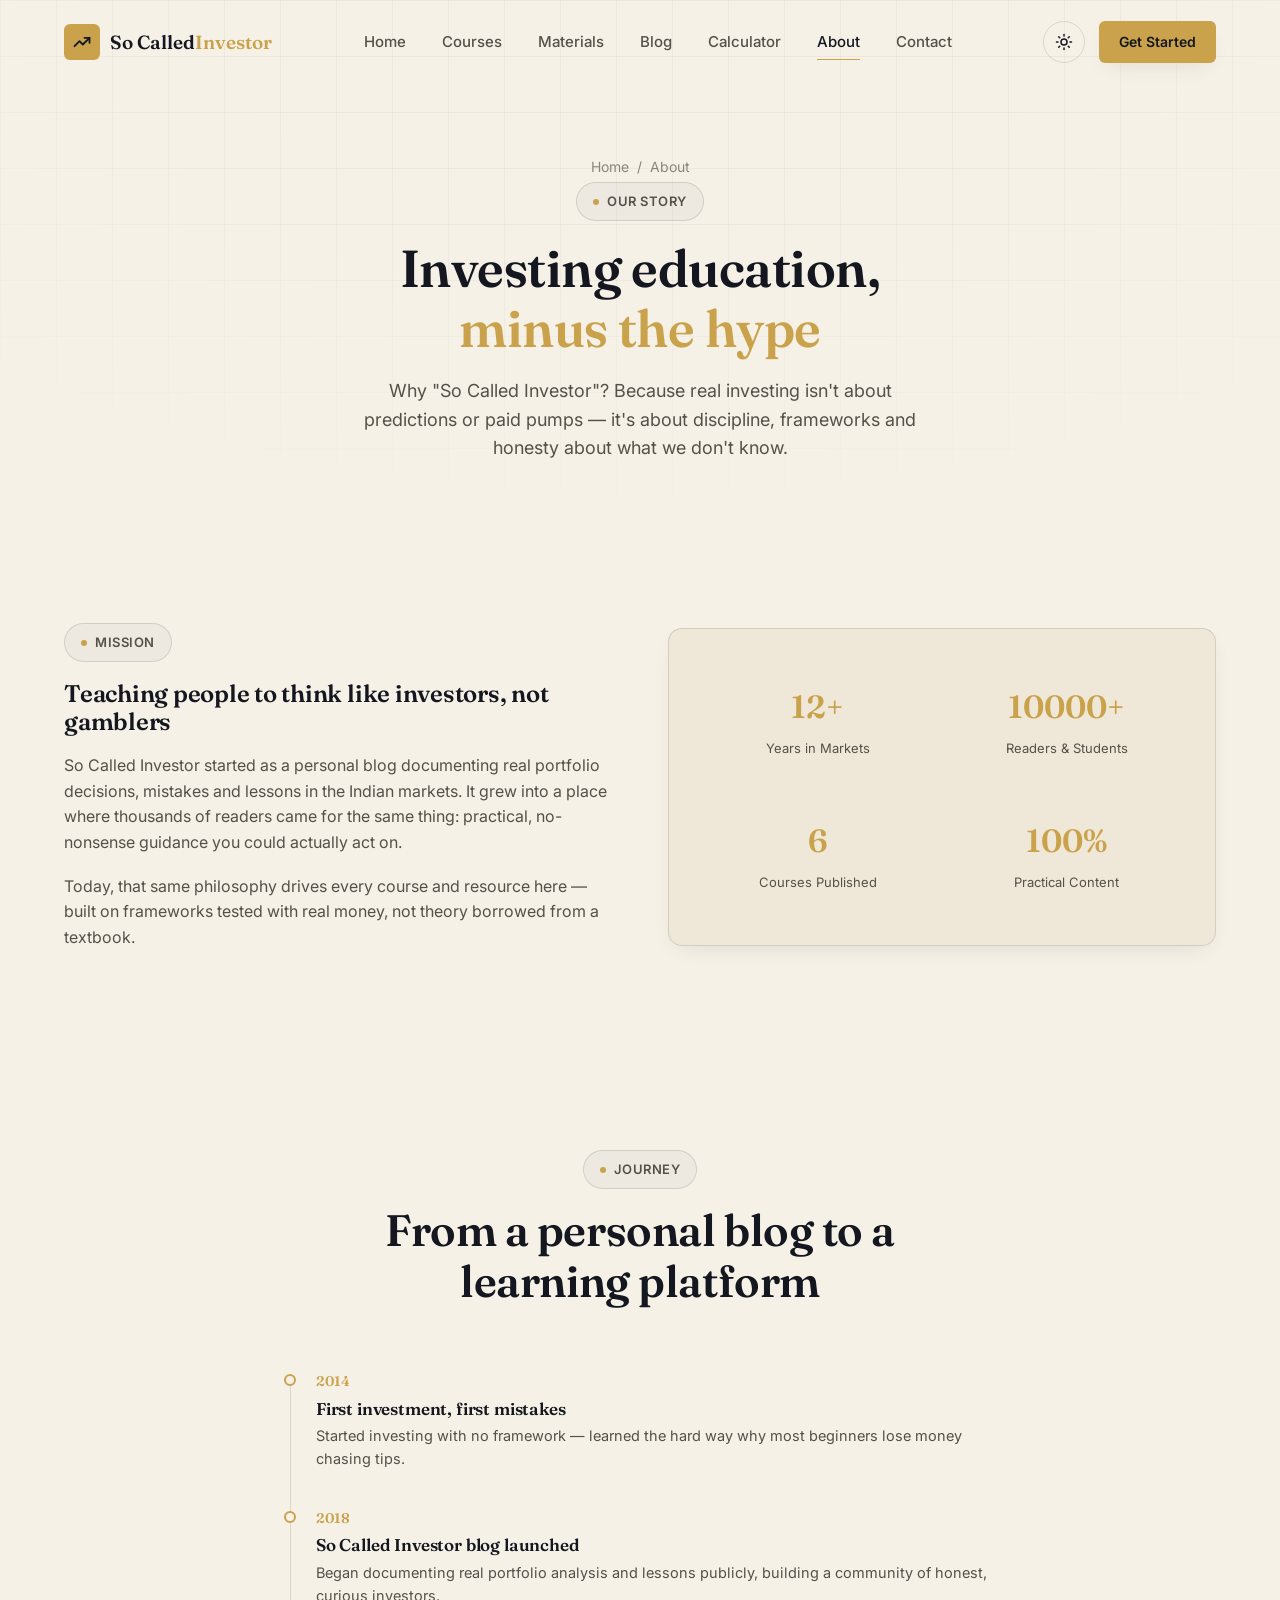
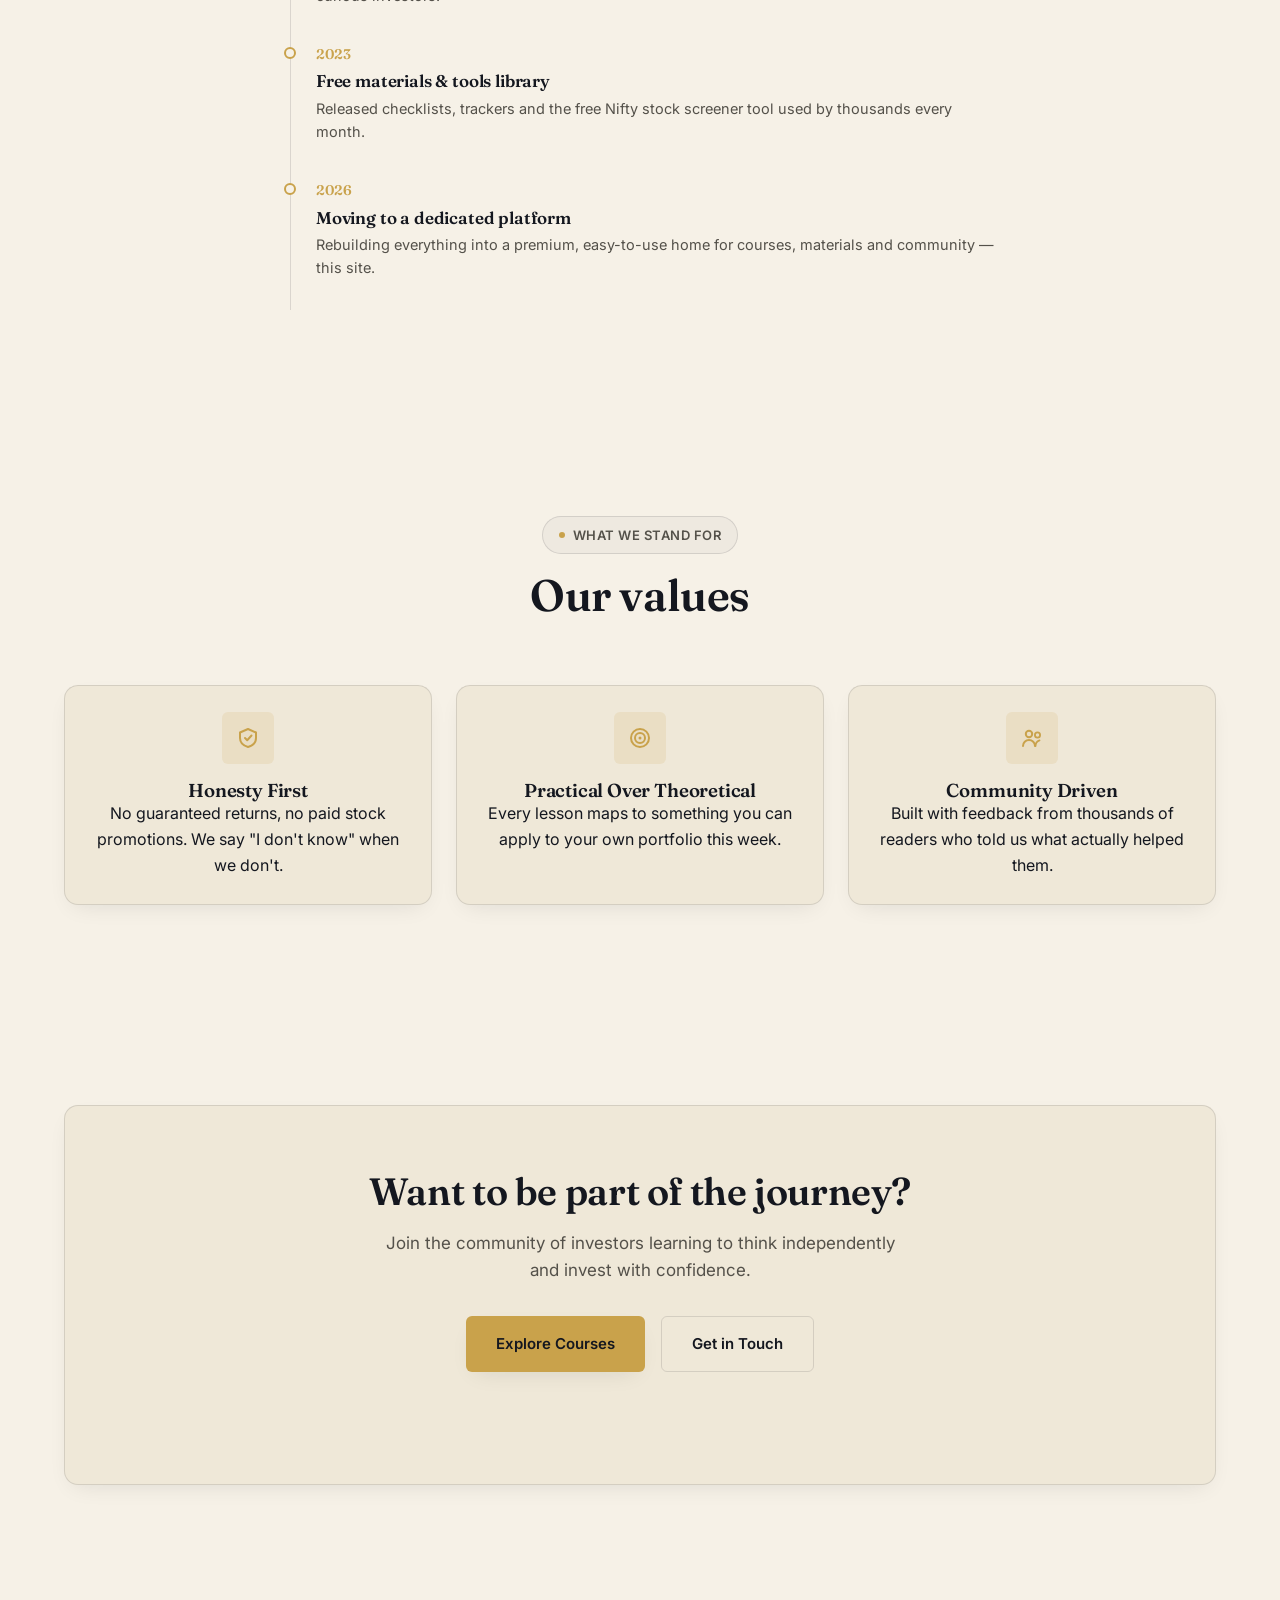
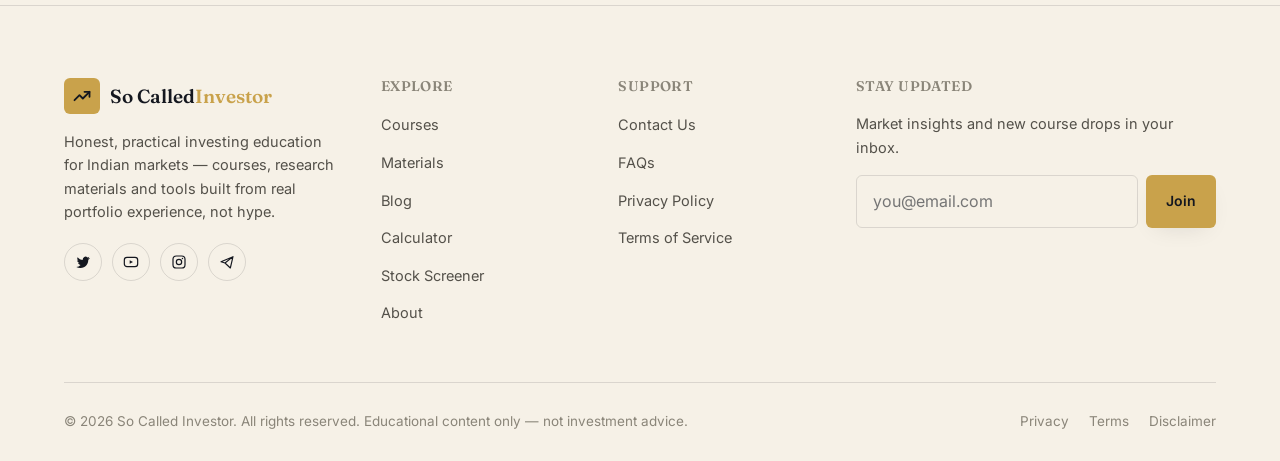
<file: website/about.html>
<!DOCTYPE html>
<html lang="en">
<head>
<meta charset="UTF-8">
<meta name="viewport" content="width=device-width, initial-scale=1.0">
<title>About — So Called Investor</title>
<meta name="description" content="The story and mission behind So Called Investor — honest, practical investing education for Indian markets.">
<link rel="icon" href="data:image/svg+xml,<svg xmlns=%22http://www.w3.org/2000/svg%22 viewBox=%220 0 24 24%22><rect width=%2224%22 height=%2224%22 rx=%226%22 fill=%22%23C9A24B%22/><path d=%22M4 16L9 11L13 15L20 7%22 stroke=%22%2314171F%22 stroke-width=%222.4%22 fill=%22none%22 stroke-linecap=%22round%22 stroke-linejoin=%22round%22/></svg>">
<link rel="stylesheet" href="assets/css/style.css">
</head>
<body>

<div class="grid-overlay"></div>

<nav class="navbar" id="navbar">
  <div class="container nav-inner">
    <a href="index.html" class="brand">
      <span class="brand-mark"><svg viewBox="0 0 24 24" fill="none"><path d="M3 17L9 11L13 15L21 7" stroke="#14171F" stroke-width="2.2" stroke-linecap="round" stroke-linejoin="round"/><path d="M15 7H21V13" stroke="#14171F" stroke-width="2.2" stroke-linecap="round" stroke-linejoin="round"/></svg></span>
      <span class="brand-name">So Called<span>Investor</span></span>
    </a>
    <div class="nav-links">
      <a href="index.html">Home</a>
      <a href="courses.html">Courses</a>
      <a href="materials.html">Materials</a>
      <a href="blog.html">Blog</a>
      <a href="calculator.html">Calculator</a>
      <a href="about.html">About</a>
      <a href="contact.html">Contact</a>
    </div>
    <div class="nav-actions">
      <button class="theme-toggle" aria-label="Toggle theme">
        <svg class="icon-moon" viewBox="0 0 24 24" fill="none"><path d="M21 12.79A9 9 0 1111.21 3 7 7 0 0021 12.79z" stroke="currentColor" stroke-width="2" stroke-linecap="round" stroke-linejoin="round"/></svg>
        <svg class="icon-sun" viewBox="0 0 24 24" fill="none"><circle cx="12" cy="12" r="4" stroke="currentColor" stroke-width="2"/><path d="M12 2v2M12 20v2M4.93 4.93l1.41 1.41M17.66 17.66l1.41 1.41M2 12h2M20 12h2M4.93 19.07l1.41-1.41M17.66 6.34l1.41-1.41" stroke="currentColor" stroke-width="2" stroke-linecap="round"/></svg>
      </button>
      <a href="contact.html" class="btn btn-primary btn-sm">Get Started</a>
      <button class="nav-burger" aria-label="Menu"><span></span><span></span><span></span></button>
    </div>
  </div>
</nav>
<div class="mobile-panel">
  <a href="index.html">Home</a>
  <a href="courses.html">Courses</a>
  <a href="materials.html">Materials</a>
  <a href="blog.html">Blog</a>
  <a href="calculator.html">Calculator</a>
  <a href="about.html">About</a>
  <a href="contact.html">Contact</a>
  <a href="contact.html" class="btn btn-primary btn-block">Get Started</a>
</div>

<header class="page-hero">
  <div class="container">
    <div class="breadcrumb"><a href="index.html">Home</a><span>/</span><span>About</span></div>
    <div class="eyebrow center" style="margin:0 auto;"><span class="dot"></span> Our Story</div>
    <h1>Investing education,<br><span class="text-accent">minus the hype</span></h1>
    <p>Why "So Called Investor"? Because real investing isn't about predictions or paid pumps — it's about discipline, frameworks and honesty about what we don't know.</p>
  </div>
</header>

<section class="section section--tight">
  <div class="container" style="display:grid; grid-template-columns: 1fr 1fr; gap:56px; align-items:center;">
    <div class="reveal">
      <div class="eyebrow"><span class="dot"></span> Mission</div>
      <h2 style="margin:18px 0;">Teaching people to think like investors, not gamblers</h2>
      <p class="muted" style="margin-bottom:18px;">So Called Investor started as a personal blog documenting real portfolio decisions, mistakes and lessons in the Indian markets. It grew into a place where thousands of readers came for the same thing: practical, no-nonsense guidance you could actually act on.</p>
      <p class="muted">Today, that same philosophy drives every course and resource here — built on frameworks tested with real money, not theory borrowed from a textbook.</p>
    </div>
    <div class="glass" style="padding:36px;">
      <div class="stats-row" style="grid-template-columns:1fr 1fr;">
        <div style="text-align:center; padding:16px;"><div class="num text-accent" style="font-family:var(--font-display); font-size:32px; font-weight:600;" data-count="12" data-suffix="+">0</div><div class="label muted" style="margin-top:6px; font-size:13px;">Years in Markets</div></div>
        <div style="text-align:center; padding:16px;"><div class="num text-accent" style="font-family:var(--font-display); font-size:32px; font-weight:600;" data-count="10000" data-suffix="+">0</div><div class="label muted" style="margin-top:6px; font-size:13px;">Readers &amp; Students</div></div>
        <div style="text-align:center; padding:16px;"><div class="num text-accent" style="font-family:var(--font-display); font-size:32px; font-weight:600;" data-count="6" data-suffix="">0</div><div class="label muted" style="margin-top:6px; font-size:13px;">Courses Published</div></div>
        <div style="text-align:center; padding:16px;"><div class="num text-accent" style="font-family:var(--font-display); font-size:32px; font-weight:600;" data-count="100" data-suffix="%">0</div><div class="label muted" style="margin-top:6px; font-size:13px;">Practical Content</div></div>
      </div>
    </div>
  </div>
</section>

<section class="section">
  <div class="container" style="max-width:760px;">
    <div class="section-head reveal">
      <div class="eyebrow"><span class="dot"></span> Journey</div>
      <h2>From a personal blog to a learning platform</h2>
    </div>
    <div class="timeline reveal">
      <div class="timeline-item">
        <div class="year">2014</div>
        <h4>First investment, first mistakes</h4>
        <p>Started investing with no framework — learned the hard way why most beginners lose money chasing tips.</p>
      </div>
      <div class="timeline-item">
        <div class="year">2018</div>
        <h4>So Called Investor blog launched</h4>
        <p>Began documenting real portfolio analysis and lessons publicly, building a community of honest, curious investors.</p>
      </div>
      <div class="timeline-item">
        <div class="year">2023</div>
        <h4>Free materials &amp; tools library</h4>
        <p>Released checklists, trackers and the free Nifty stock screener tool used by thousands every month.</p>
      </div>
      <div class="timeline-item">
        <div class="year">2026</div>
        <h4>Moving to a dedicated platform</h4>
        <p>Rebuilding everything into a premium, easy-to-use home for courses, materials and community — this site.</p>
      </div>
    </div>
  </div>
</section>

<section class="section section--tight">
  <div class="container">
    <div class="section-head reveal">
      <div class="eyebrow"><span class="dot"></span> What We Stand For</div>
      <h2>Our values</h2>
    </div>
    <div class="feature-grid reveal-stagger">
      <div class="value-card glass">
        <div class="feature-icon"><svg viewBox="0 0 24 24" fill="none"><path d="M12 3l8 3.5v5.5c0 5-3.5 7.7-8 9-4.5-1.3-8-4-8-9V6.5L12 3z" stroke="currentColor" stroke-width="2" stroke-linejoin="round"/><path d="M9 12l2.2 2.2L15.5 9.5" stroke="currentColor" stroke-width="2" stroke-linecap="round" stroke-linejoin="round"/></svg></div>
        <h3>Honesty First</h3>
        <p>No guaranteed returns, no paid stock promotions. We say "I don't know" when we don't.</p>
      </div>
      <div class="value-card glass">
        <div class="feature-icon"><svg viewBox="0 0 24 24" fill="none"><circle cx="12" cy="12" r="9" stroke="currentColor" stroke-width="2"/><circle cx="12" cy="12" r="5" stroke="currentColor" stroke-width="2"/><circle cx="12" cy="12" r="1.5" fill="currentColor"/></svg></div>
        <h3>Practical Over Theoretical</h3>
        <p>Every lesson maps to something you can apply to your own portfolio this week.</p>
      </div>
      <div class="value-card glass">
        <div class="feature-icon"><svg viewBox="0 0 24 24" fill="none"><circle cx="9" cy="8" r="3.2" stroke="currentColor" stroke-width="2"/><path d="M3 20c0-3.3 2.7-6 6-6s6 2.7 6 6" stroke="currentColor" stroke-width="2" stroke-linecap="round"/><circle cx="17.5" cy="9" r="2.6" stroke="currentColor" stroke-width="1.8"/><path d="M15.5 20c0-2.6 1.8-4.8 4-5.6" stroke="currentColor" stroke-width="1.8" stroke-linecap="round"/></svg></div>
        <h3>Community Driven</h3>
        <p>Built with feedback from thousands of readers who told us what actually helped them.</p>
      </div>
    </div>
  </div>
</section>

<section class="section">
  <div class="container">
    <div class="cta-band glass reveal">
      <h2>Want to be part of the journey?</h2>
      <p>Join the community of investors learning to think independently and invest with confidence.</p>
      <div class="hero-actions" style="justify-content:center;">
        <a href="courses.html" class="btn btn-primary">Explore Courses</a>
        <a href="contact.html" class="btn btn-ghost">Get in Touch</a>
      </div>
    </div>
  </div>
</section>

<footer class="site-footer">
  <div class="container">
    <div class="footer-grid">
      <div class="footer-brand">
        <a href="index.html" class="brand">
          <span class="brand-mark"><svg viewBox="0 0 24 24" fill="none"><path d="M3 17L9 11L13 15L21 7" stroke="#14171F" stroke-width="2.2" stroke-linecap="round" stroke-linejoin="round"/><path d="M15 7H21V13" stroke="#14171F" stroke-width="2.2" stroke-linecap="round" stroke-linejoin="round"/></svg></span>
          <span class="brand-name">So Called<span>Investor</span></span>
        </a>
        <p>Honest, practical investing education for Indian markets — courses, research materials and tools built from real portfolio experience, not hype.</p>
        <div class="social-row">
          <a href="#" aria-label="Twitter"><svg viewBox="0 0 24 24" fill="none"><path d="M22 5.9c-.8.35-1.6.6-2.5.7.9-.55 1.6-1.4 1.9-2.4-.85.5-1.8.85-2.8 1a4 4 0 00-6.8 3.6c-3.2-.15-6-1.7-7.9-4.1-.35.6-.5 1.3-.5 2 0 1.4.7 2.6 1.8 3.3-.7 0-1.3-.2-1.9-.5 0 1.95 1.4 3.6 3.2 4-.35.1-.7.15-1.1.15-.25 0-.5 0-.75-.07.5 1.6 2 2.75 3.7 2.78A8.1 8.1 0 012 19.5 11.4 11.4 0 008.3 21c7.5 0 11.6-6.3 11.6-11.7v-.55c.8-.55 1.5-1.3 2.1-2.15z" fill="currentColor"/></svg></a>
          <a href="#" aria-label="YouTube"><svg viewBox="0 0 24 24" fill="none"><rect x="2" y="5" width="20" height="14" rx="4" stroke="currentColor" stroke-width="1.8"/><path d="M10 9.5l5 2.5-5 2.5v-5z" fill="currentColor"/></svg></a>
          <a href="#" aria-label="Instagram"><svg viewBox="0 0 24 24" fill="none"><rect x="3" y="3" width="18" height="18" rx="5" stroke="currentColor" stroke-width="1.8"/><circle cx="12" cy="12" r="4" stroke="currentColor" stroke-width="1.8"/><circle cx="17.2" cy="6.8" r="1.1" fill="currentColor"/></svg></a>
          <a href="#" aria-label="Telegram"><svg viewBox="0 0 24 24" fill="none"><path d="M21 4L3 11.5l6 2M21 4L17 21l-8-7.5M21 4L9 13.5" stroke="currentColor" stroke-width="1.7" stroke-linecap="round" stroke-linejoin="round"/></svg></a>
        </div>
      </div>
      <div class="footer-col">
        <h4>Explore</h4>
        <ul>
          <li><a href="courses.html">Courses</a></li>
          <li><a href="materials.html">Materials</a></li>
          <li><a href="blog.html">Blog</a></li>
          <li><a href="calculator.html">Calculator</a></li>
          <li><a href="../index.html">Stock Screener</a></li>
          <li><a href="about.html">About</a></li>
        </ul>
      </div>
      <div class="footer-col">
        <h4>Support</h4>
        <ul>
          <li><a href="contact.html">Contact Us</a></li>
          <li><a href="contact.html">FAQs</a></li>
          <li><a href="#">Privacy Policy</a></li>
          <li><a href="#">Terms of Service</a></li>
        </ul>
      </div>
      <div class="footer-col">
        <h4>Stay Updated</h4>
        <p class="muted" style="font-size:14.5px;margin-bottom:4px;">Market insights and new course drops in your inbox.</p>
        <form class="newsletter-form" data-placeholder-form>
          <input type="email" placeholder="you@email.com" required>
          <button class="btn btn-primary btn-sm" type="submit">Join</button>
        </form>
        <div class="form-msg" data-success="You're on the list! 🎉"></div>
      </div>
    </div>
    <div class="footer-bottom">
      <span>© 2026 So Called Investor. All rights reserved. Educational content only — not investment advice.</span>
      <div class="legal-links"><a href="#">Privacy</a><a href="#">Terms</a><a href="#">Disclaimer</a></div>
    </div>
  </div>
</footer>

<button class="back-to-top glass" aria-label="Back to top">
  <svg viewBox="0 0 24 24" fill="none"><path d="M12 19V5M5 12l7-7 7 7" stroke="currentColor" stroke-width="2" stroke-linecap="round" stroke-linejoin="round"/></svg>
</button>

<script src="assets/js/main.js"></script>
</body>
</html>
</file>
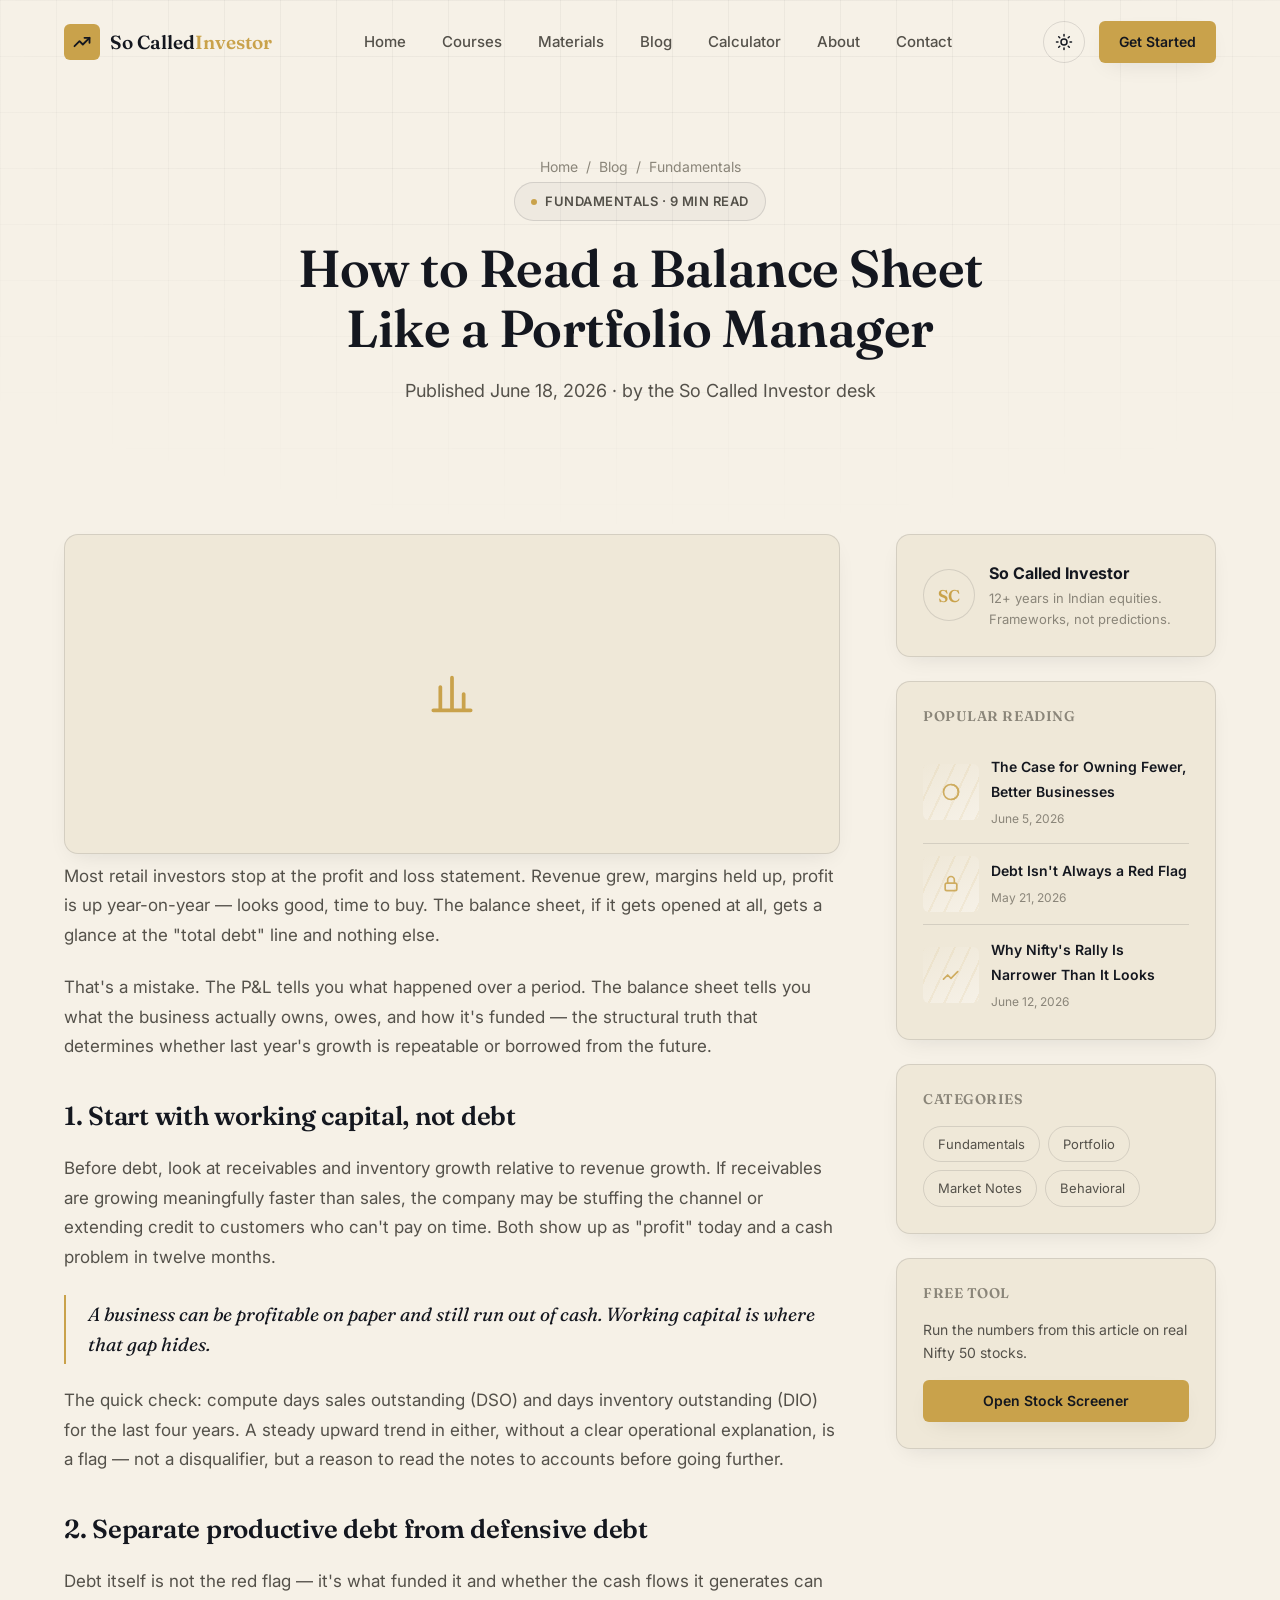
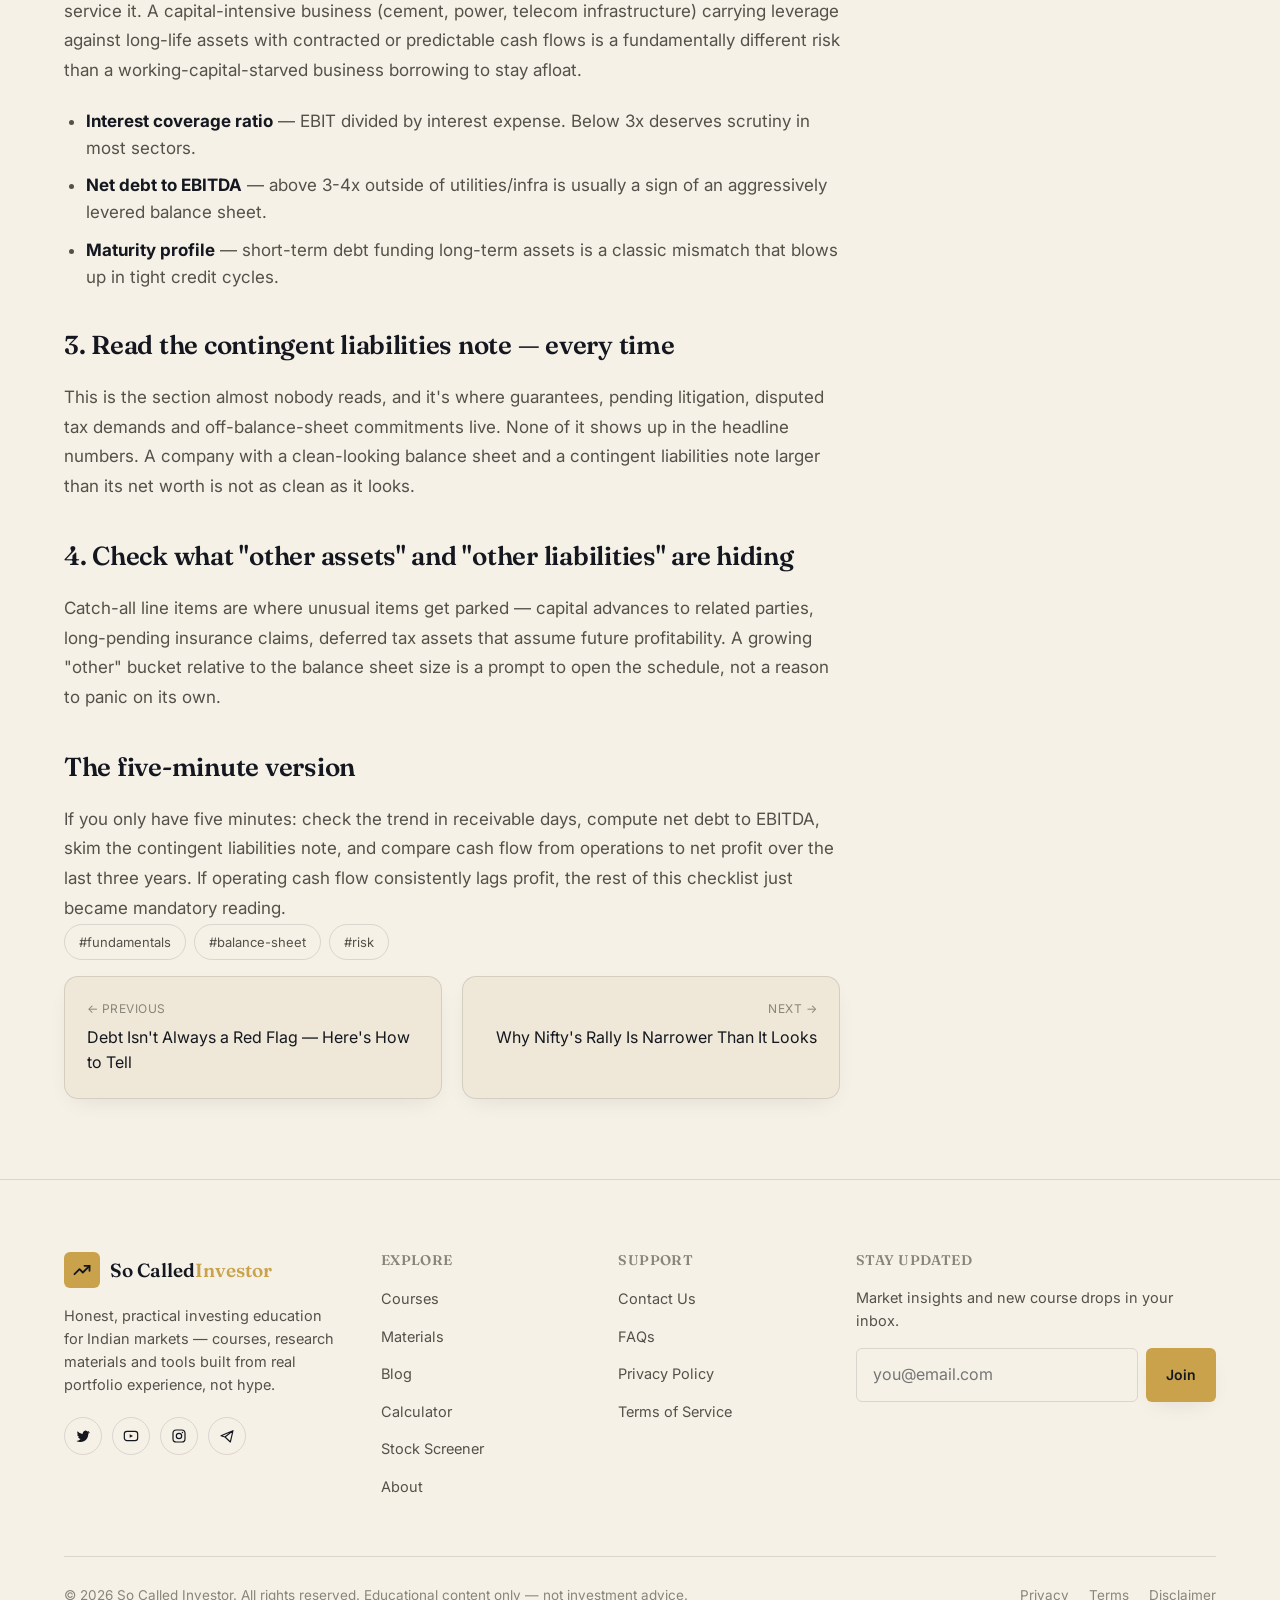
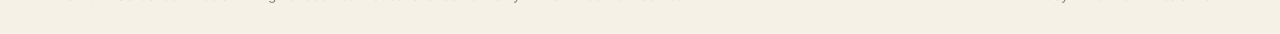
<file: website/blog-post.html>
<!DOCTYPE html>
<html lang="en">
<head>
<meta charset="UTF-8">
<meta name="viewport" content="width=device-width, initial-scale=1.0">
<title>How to Read a Balance Sheet Like a Portfolio Manager — So Called Investor</title>
<meta name="description" content="A line-by-line framework for reading balance sheets — leverage, working capital and hidden liabilities — before you ever look at a valuation multiple.">
<link rel="icon" href="data:image/svg+xml,<svg xmlns=%22http://www.w3.org/2000/svg%22 viewBox=%220 0 24 24%22><rect width=%2224%22 height=%2224%22 rx=%226%22 fill=%22%23C9A24B%22/><path d=%22M4 16L9 11L13 15L20 7%22 stroke=%22%2314171F%22 stroke-width=%222.4%22 fill=%22none%22 stroke-linecap=%22round%22 stroke-linejoin=%22round%22/></svg>">
<link rel="stylesheet" href="assets/css/style.css">
</head>
<body>

<div class="grid-overlay"></div>

<nav class="navbar" id="navbar">
  <div class="container nav-inner">
    <a href="index.html" class="brand">
      <span class="brand-mark"><svg viewBox="0 0 24 24" fill="none"><path d="M3 17L9 11L13 15L21 7" stroke="#14171F" stroke-width="2.2" stroke-linecap="round" stroke-linejoin="round"/><path d="M15 7H21V13" stroke="#14171F" stroke-width="2.2" stroke-linecap="round" stroke-linejoin="round"/></svg></span>
      <span class="brand-name">So Called<span>Investor</span></span>
    </a>
    <div class="nav-links">
      <a href="index.html">Home</a>
      <a href="courses.html">Courses</a>
      <a href="materials.html">Materials</a>
      <a href="blog.html">Blog</a>
      <a href="calculator.html">Calculator</a>
      <a href="about.html">About</a>
      <a href="contact.html">Contact</a>
    </div>
    <div class="nav-actions">
      <button class="theme-toggle" aria-label="Toggle theme">
        <svg class="icon-moon" viewBox="0 0 24 24" fill="none"><path d="M21 12.79A9 9 0 1111.21 3 7 7 0 0021 12.79z" stroke="currentColor" stroke-width="2" stroke-linecap="round" stroke-linejoin="round"/></svg>
        <svg class="icon-sun" viewBox="0 0 24 24" fill="none"><circle cx="12" cy="12" r="4" stroke="currentColor" stroke-width="2"/><path d="M12 2v2M12 20v2M4.93 4.93l1.41 1.41M17.66 17.66l1.41 1.41M2 12h2M20 12h2M4.93 19.07l1.41-1.41M17.66 6.34l1.41-1.41" stroke="currentColor" stroke-width="2" stroke-linecap="round"/></svg>
      </button>
      <a href="contact.html" class="btn btn-primary btn-sm">Get Started</a>
      <button class="nav-burger" aria-label="Menu"><span></span><span></span><span></span></button>
    </div>
  </div>
</nav>
<div class="mobile-panel">
  <a href="index.html">Home</a>
  <a href="courses.html">Courses</a>
  <a href="materials.html">Materials</a>
  <a href="blog.html">Blog</a>
  <a href="calculator.html">Calculator</a>
  <a href="about.html">About</a>
  <a href="contact.html">Contact</a>
  <a href="contact.html" class="btn btn-primary btn-block">Get Started</a>
</div>

<header class="page-hero" style="padding-bottom:48px;">
  <div class="container">
    <div class="breadcrumb"><a href="index.html">Home</a><span>/</span><a href="blog.html">Blog</a><span>/</span><span>Fundamentals</span></div>
    <div class="eyebrow center" style="margin:0 auto;"><span class="dot"></span> Fundamentals · 9 min read</div>
    <h1 style="max-width:780px;margin:18px auto;">How to Read a Balance Sheet Like a Portfolio Manager</h1>
    <p>Published June 18, 2026 · by the So Called Investor desk</p>
  </div>
</header>

<section class="section section--tight">
  <div class="container">
    <div class="post-layout">

      <article>
        <div class="post-cover glass flex-center">
          <svg viewBox="0 0 24 24" fill="none" style="color:var(--accent);"><path d="M4 19h16M7 19V9M12 19V5M17 19v-7" stroke="currentColor" stroke-width="1.6" stroke-linecap="round" stroke-linejoin="round"/></svg>
        </div>

        <div class="post-content reveal">
          <p>Most retail investors stop at the profit and loss statement. Revenue grew, margins held up, profit is up year-on-year — looks good, time to buy. The balance sheet, if it gets opened at all, gets a glance at the "total debt" line and nothing else.</p>
          <p>That's a mistake. The P&amp;L tells you what happened over a period. The balance sheet tells you what the business actually owns, owes, and how it's funded — the structural truth that determines whether last year's growth is repeatable or borrowed from the future.</p>

          <h2>1. Start with working capital, not debt</h2>
          <p>Before debt, look at receivables and inventory growth relative to revenue growth. If receivables are growing meaningfully faster than sales, the company may be stuffing the channel or extending credit to customers who can't pay on time. Both show up as "profit" today and a cash problem in twelve months.</p>
          <blockquote>A business can be profitable on paper and still run out of cash. Working capital is where that gap hides.</blockquote>
          <p>The quick check: compute days sales outstanding (DSO) and days inventory outstanding (DIO) for the last four years. A steady upward trend in either, without a clear operational explanation, is a flag — not a disqualifier, but a reason to read the notes to accounts before going further.</p>

          <h2>2. Separate productive debt from defensive debt</h2>
          <p>Debt itself is not the red flag — it's what funded it and whether the cash flows it generates can service it. A capital-intensive business (cement, power, telecom infrastructure) carrying leverage against long-life assets with contracted or predictable cash flows is a fundamentally different risk than a working-capital-starved business borrowing to stay afloat.</p>
          <ul>
            <li><strong>Interest coverage ratio</strong> — EBIT divided by interest expense. Below 3x deserves scrutiny in most sectors.</li>
            <li><strong>Net debt to EBITDA</strong> — above 3-4x outside of utilities/infra is usually a sign of an aggressively levered balance sheet.</li>
            <li><strong>Maturity profile</strong> — short-term debt funding long-term assets is a classic mismatch that blows up in tight credit cycles.</li>
          </ul>

          <h2>3. Read the contingent liabilities note — every time</h2>
          <p>This is the section almost nobody reads, and it's where guarantees, pending litigation, disputed tax demands and off-balance-sheet commitments live. None of it shows up in the headline numbers. A company with a clean-looking balance sheet and a contingent liabilities note larger than its net worth is not as clean as it looks.</p>

          <h2>4. Check what "other assets" and "other liabilities" are hiding</h2>
          <p>Catch-all line items are where unusual items get parked — capital advances to related parties, long-pending insurance claims, deferred tax assets that assume future profitability. A growing "other" bucket relative to the balance sheet size is a prompt to open the schedule, not a reason to panic on its own.</p>

          <h2>The five-minute version</h2>
          <p>If you only have five minutes: check the trend in receivable days, compute net debt to EBITDA, skim the contingent liabilities note, and compare cash flow from operations to net profit over the last three years. If operating cash flow consistently lags profit, the rest of this checklist just became mandatory reading.</p>
        </div>

        <div class="post-foot">
          <div class="tag-cloud">
            <a href="blog.html">#fundamentals</a>
            <a href="blog.html">#balance-sheet</a>
            <a href="blog.html">#risk</a>
          </div>
        </div>

        <div class="post-nav">
          <a href="blog.html" class="glass">
            <div class="dir">← Previous</div>
            <div>Debt Isn't Always a Red Flag — Here's How to Tell</div>
          </a>
          <a href="blog.html" class="glass next">
            <div class="dir">Next →</div>
            <div>Why Nifty's Rally Is Narrower Than It Looks</div>
          </a>
        </div>
      </article>

      <aside class="post-sidebar">
        <div class="widget glass author-box">
          <span class="avatar-ring" style="width:52px;height:52px;font-size:17px;">SC</span>
          <div>
            <div style="font-weight:700;">So Called Investor</div>
            <p>12+ years in Indian equities. Frameworks, not predictions.</p>
          </div>
        </div>

        <div class="widget glass">
          <h4>Popular Reading</h4>
          <div class="widget-post-row">
            <div class="post-thumb"><svg viewBox="0 0 24 24" fill="none"><circle cx="12" cy="12" r="9" stroke="currentColor" stroke-width="2"/><path d="M12 3a9 9 0 010 18" stroke="currentColor" stroke-width="2"/></svg></div>
            <div><a href="blog-post.html">The Case for Owning Fewer, Better Businesses</a><br><span>June 5, 2026</span></div>
          </div>
          <div class="widget-post-row">
            <div class="post-thumb"><svg viewBox="0 0 24 24" fill="none"><rect x="5" y="11" width="14" height="9" rx="2" stroke="currentColor" stroke-width="2"/><path d="M8 11V7a4 4 0 018 0v4" stroke="currentColor" stroke-width="2"/></svg></div>
            <div><a href="blog-post.html">Debt Isn't Always a Red Flag</a><br><span>May 21, 2026</span></div>
          </div>
          <div class="widget-post-row">
            <div class="post-thumb"><svg viewBox="0 0 24 24" fill="none"><path d="M3 17l5-5 4 4 8-8" stroke="currentColor" stroke-width="2" stroke-linecap="round" stroke-linejoin="round"/></svg></div>
            <div><a href="blog-post.html">Why Nifty's Rally Is Narrower Than It Looks</a><br><span>June 12, 2026</span></div>
          </div>
        </div>

        <div class="widget glass">
          <h4>Categories</h4>
          <div class="tag-cloud">
            <a href="blog.html">Fundamentals</a>
            <a href="blog.html">Portfolio</a>
            <a href="blog.html">Market Notes</a>
            <a href="blog.html">Behavioral</a>
          </div>
        </div>

        <div class="widget glass">
          <h4>Free Tool</h4>
          <p class="muted" style="font-size:14px;margin-bottom:16px;">Run the numbers from this article on real Nifty 50 stocks.</p>
          <a href="../index.html" class="btn btn-primary btn-block btn-sm">Open Stock Screener</a>
        </div>
      </aside>

    </div>
  </div>
</section>

<footer class="site-footer">
  <div class="container">
    <div class="footer-grid">
      <div class="footer-brand">
        <a href="index.html" class="brand">
          <span class="brand-mark"><svg viewBox="0 0 24 24" fill="none"><path d="M3 17L9 11L13 15L21 7" stroke="#14171F" stroke-width="2.2" stroke-linecap="round" stroke-linejoin="round"/><path d="M15 7H21V13" stroke="#14171F" stroke-width="2.2" stroke-linecap="round" stroke-linejoin="round"/></svg></span>
          <span class="brand-name">So Called<span>Investor</span></span>
        </a>
        <p>Honest, practical investing education for Indian markets — courses, research materials and tools built from real portfolio experience, not hype.</p>
        <div class="social-row">
          <a href="#" aria-label="Twitter"><svg viewBox="0 0 24 24" fill="none"><path d="M22 5.9c-.8.35-1.6.6-2.5.7.9-.55 1.6-1.4 1.9-2.4-.85.5-1.8.85-2.8 1a4 4 0 00-6.8 3.6c-3.2-.15-6-1.7-7.9-4.1-.35.6-.5 1.3-.5 2 0 1.4.7 2.6 1.8 3.3-.7 0-1.3-.2-1.9-.5 0 1.95 1.4 3.6 3.2 4-.35.1-.7.15-1.1.15-.25 0-.5 0-.75-.07.5 1.6 2 2.75 3.7 2.78A8.1 8.1 0 012 19.5 11.4 11.4 0 008.3 21c7.5 0 11.6-6.3 11.6-11.7v-.55c.8-.55 1.5-1.3 2.1-2.15z" fill="currentColor"/></svg></a>
          <a href="#" aria-label="YouTube"><svg viewBox="0 0 24 24" fill="none"><rect x="2" y="5" width="20" height="14" rx="4" stroke="currentColor" stroke-width="1.8"/><path d="M10 9.5l5 2.5-5 2.5v-5z" fill="currentColor"/></svg></a>
          <a href="#" aria-label="Instagram"><svg viewBox="0 0 24 24" fill="none"><rect x="3" y="3" width="18" height="18" rx="5" stroke="currentColor" stroke-width="1.8"/><circle cx="12" cy="12" r="4" stroke="currentColor" stroke-width="1.8"/><circle cx="17.2" cy="6.8" r="1.1" fill="currentColor"/></svg></a>
          <a href="#" aria-label="Telegram"><svg viewBox="0 0 24 24" fill="none"><path d="M21 4L3 11.5l6 2M21 4L17 21l-8-7.5M21 4L9 13.5" stroke="currentColor" stroke-width="1.7" stroke-linecap="round" stroke-linejoin="round"/></svg></a>
        </div>
      </div>
      <div class="footer-col">
        <h4>Explore</h4>
        <ul>
          <li><a href="courses.html">Courses</a></li>
          <li><a href="materials.html">Materials</a></li>
          <li><a href="blog.html">Blog</a></li>
          <li><a href="calculator.html">Calculator</a></li>
          <li><a href="../index.html">Stock Screener</a></li>
          <li><a href="about.html">About</a></li>
        </ul>
      </div>
      <div class="footer-col">
        <h4>Support</h4>
        <ul>
          <li><a href="contact.html">Contact Us</a></li>
          <li><a href="contact.html">FAQs</a></li>
          <li><a href="#">Privacy Policy</a></li>
          <li><a href="#">Terms of Service</a></li>
        </ul>
      </div>
      <div class="footer-col">
        <h4>Stay Updated</h4>
        <p class="muted" style="font-size:14.5px;margin-bottom:4px;">Market insights and new course drops in your inbox.</p>
        <form class="newsletter-form" data-placeholder-form>
          <input type="email" placeholder="you@email.com" required>
          <button class="btn btn-primary btn-sm" type="submit">Join</button>
        </form>
        <div class="form-msg" data-success="You're on the list! 🎉"></div>
      </div>
    </div>
    <div class="footer-bottom">
      <span>© 2026 So Called Investor. All rights reserved. Educational content only — not investment advice.</span>
      <div class="legal-links"><a href="#">Privacy</a><a href="#">Terms</a><a href="#">Disclaimer</a></div>
    </div>
  </div>
</footer>

<button class="back-to-top glass" aria-label="Back to top">
  <svg viewBox="0 0 24 24" fill="none"><path d="M12 19V5M5 12l7-7 7 7" stroke="currentColor" stroke-width="2" stroke-linecap="round" stroke-linejoin="round"/></svg>
</button>

<script src="assets/js/main.js"></script>
</body>
</html>
</file>
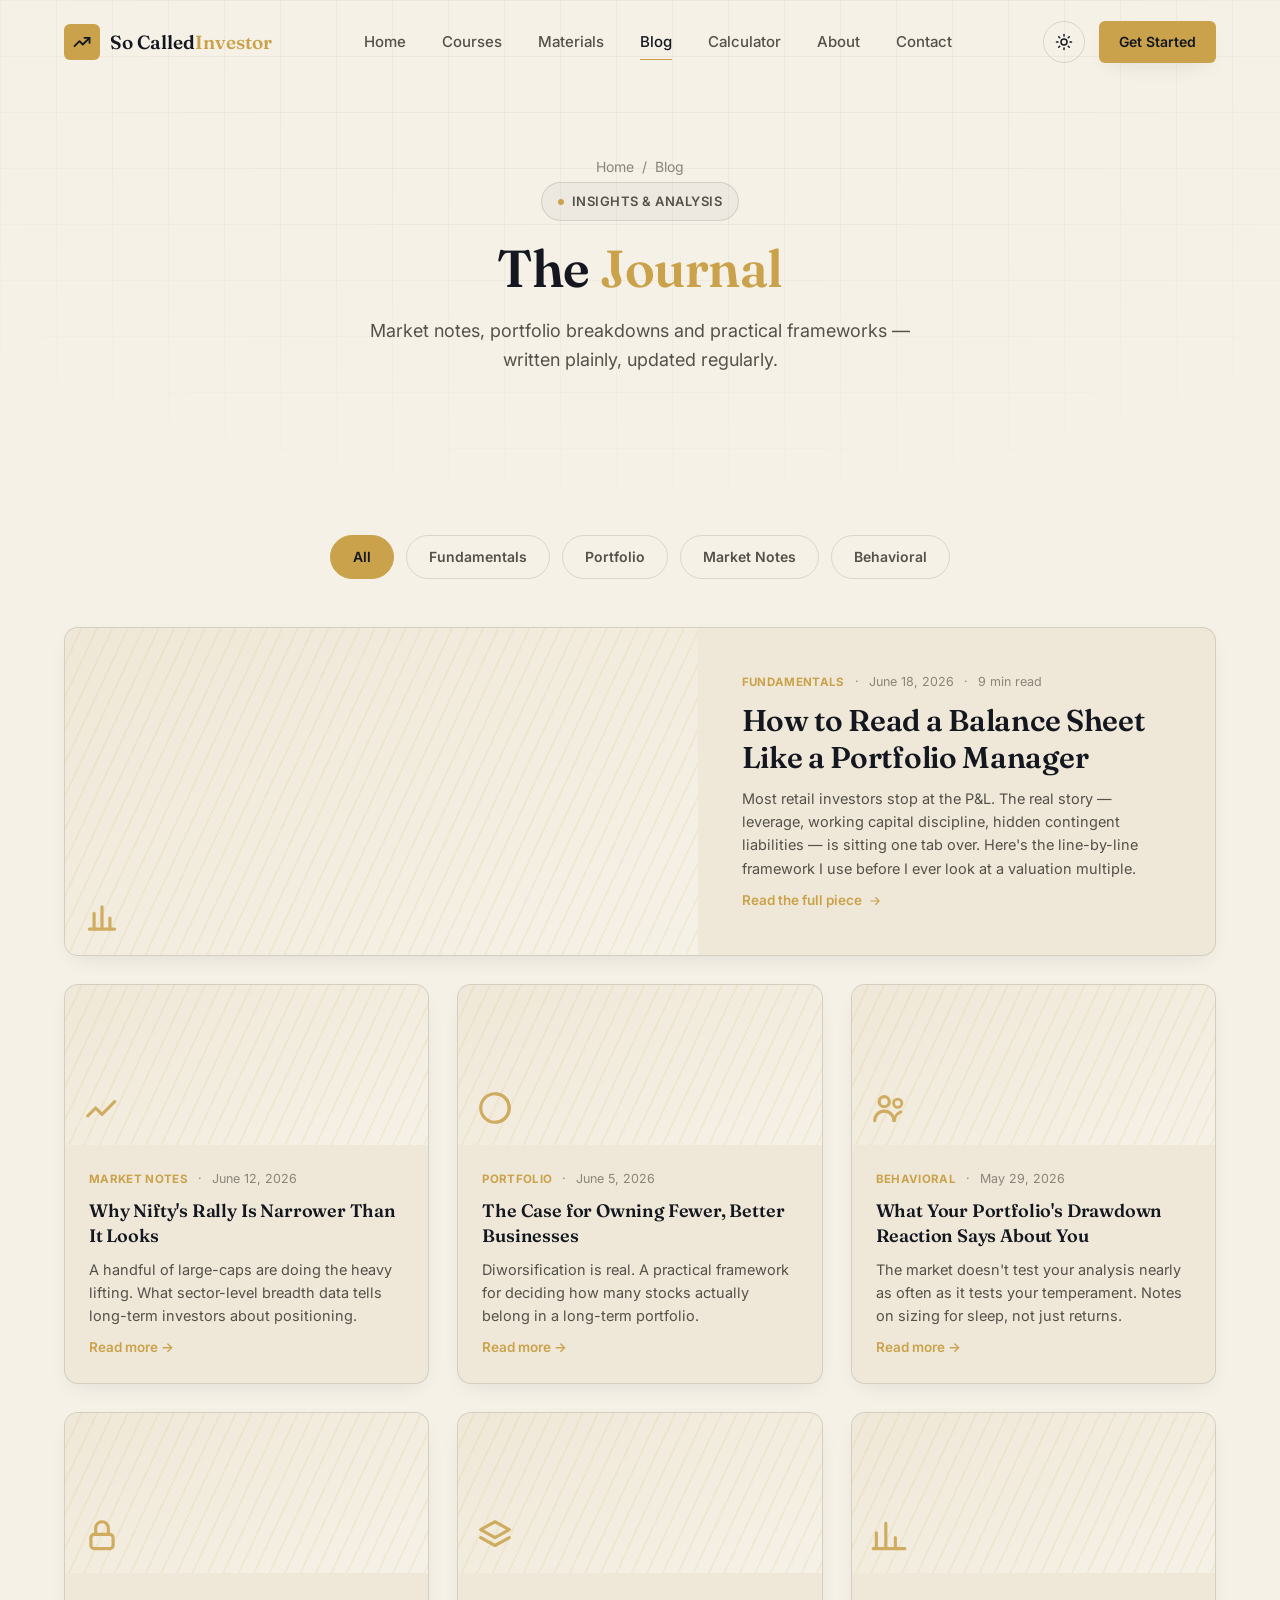
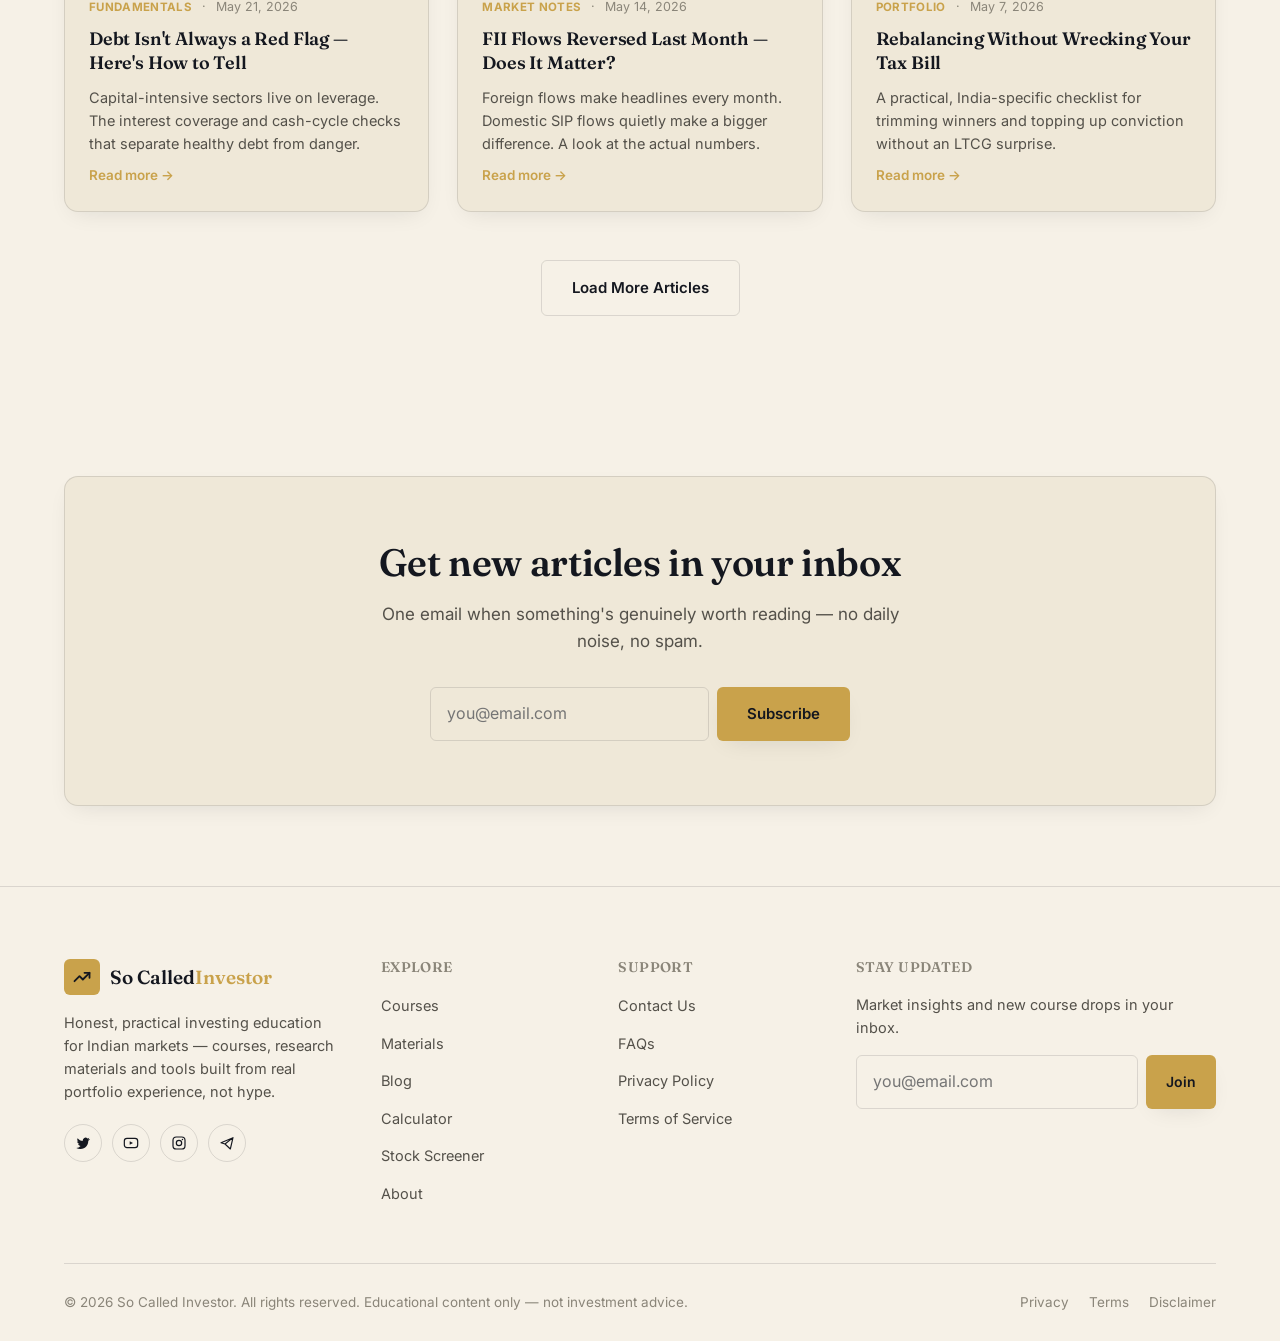
<file: website/blog.html>
<!DOCTYPE html>
<html lang="en">
<head>
<meta charset="UTF-8">
<meta name="viewport" content="width=device-width, initial-scale=1.0">
<title>Blog — So Called Investor</title>
<meta name="description" content="Market notes, portfolio breakdowns and practical frameworks for Indian equity investors.">
<link rel="icon" href="data:image/svg+xml,<svg xmlns=%22http://www.w3.org/2000/svg%22 viewBox=%220 0 24 24%22><rect width=%2224%22 height=%2224%22 rx=%226%22 fill=%22%23C9A24B%22/><path d=%22M4 16L9 11L13 15L20 7%22 stroke=%22%2314171F%22 stroke-width=%222.4%22 fill=%22none%22 stroke-linecap=%22round%22 stroke-linejoin=%22round%22/></svg>">
<link rel="stylesheet" href="assets/css/style.css">
</head>
<body>

<div class="grid-overlay"></div>

<nav class="navbar" id="navbar">
  <div class="container nav-inner">
    <a href="index.html" class="brand">
      <span class="brand-mark"><svg viewBox="0 0 24 24" fill="none"><path d="M3 17L9 11L13 15L21 7" stroke="#14171F" stroke-width="2.2" stroke-linecap="round" stroke-linejoin="round"/><path d="M15 7H21V13" stroke="#14171F" stroke-width="2.2" stroke-linecap="round" stroke-linejoin="round"/></svg></span>
      <span class="brand-name">So Called<span>Investor</span></span>
    </a>
    <div class="nav-links">
      <a href="index.html">Home</a>
      <a href="courses.html">Courses</a>
      <a href="materials.html">Materials</a>
      <a href="blog.html">Blog</a>
      <a href="calculator.html">Calculator</a>
      <a href="about.html">About</a>
      <a href="contact.html">Contact</a>
    </div>
    <div class="nav-actions">
      <button class="theme-toggle" aria-label="Toggle theme">
        <svg class="icon-moon" viewBox="0 0 24 24" fill="none"><path d="M21 12.79A9 9 0 1111.21 3 7 7 0 0021 12.79z" stroke="currentColor" stroke-width="2" stroke-linecap="round" stroke-linejoin="round"/></svg>
        <svg class="icon-sun" viewBox="0 0 24 24" fill="none"><circle cx="12" cy="12" r="4" stroke="currentColor" stroke-width="2"/><path d="M12 2v2M12 20v2M4.93 4.93l1.41 1.41M17.66 17.66l1.41 1.41M2 12h2M20 12h2M4.93 19.07l1.41-1.41M17.66 6.34l1.41-1.41" stroke="currentColor" stroke-width="2" stroke-linecap="round"/></svg>
      </button>
      <a href="contact.html" class="btn btn-primary btn-sm">Get Started</a>
      <button class="nav-burger" aria-label="Menu"><span></span><span></span><span></span></button>
    </div>
  </div>
</nav>
<div class="mobile-panel">
  <a href="index.html">Home</a>
  <a href="courses.html">Courses</a>
  <a href="materials.html">Materials</a>
  <a href="blog.html">Blog</a>
  <a href="calculator.html">Calculator</a>
  <a href="about.html">About</a>
  <a href="contact.html">Contact</a>
  <a href="contact.html" class="btn btn-primary btn-block">Get Started</a>
</div>

<header class="page-hero">
  <div class="container">
    <div class="breadcrumb"><a href="index.html">Home</a><span>/</span><span>Blog</span></div>
    <div class="eyebrow center" style="margin:0 auto;"><span class="dot"></span> Insights & Analysis</div>
    <h1>The <span class="text-accent">Journal</span></h1>
    <p>Market notes, portfolio breakdowns and practical frameworks — written plainly, updated regularly.</p>
  </div>
</header>

<section class="section section--tight">
  <div class="container">
    <div class="filter-row">
      <button class="filter-pill active" data-filter="all">All</button>
      <button class="filter-pill" data-filter="fundamentals">Fundamentals</button>
      <button class="filter-pill" data-filter="portfolio">Portfolio</button>
      <button class="filter-pill" data-filter="market">Market Notes</button>
      <button class="filter-pill" data-filter="behavior">Behavioral</button>
    </div>

    <!-- Featured post -->
    <article class="blog-featured glass">
      <div class="post-thumb">
        <svg viewBox="0 0 24 24" fill="none"><path d="M4 19h16M7 19V9M12 19V5M17 19v-7" stroke="currentColor" stroke-width="2" stroke-linecap="round" stroke-linejoin="round"/></svg>
      </div>
      <div class="post-body">
        <div class="post-meta"><span class="tag">Fundamentals</span><span>·</span><span>June 18, 2026</span><span>·</span><span>9 min read</span></div>
        <h2>How to Read a Balance Sheet Like a Portfolio Manager</h2>
        <p>Most retail investors stop at the P&amp;L. The real story — leverage, working capital discipline, hidden contingent liabilities — is sitting one tab over. Here's the line-by-line framework I use before I ever look at a valuation multiple.</p>
        <a href="blog-post.html" class="post-readmore">Read the full piece <svg viewBox="0 0 24 24" fill="none" style="width:14px;height:14px;"><path d="M5 12h14M13 6l6 6-6 6" stroke="currentColor" stroke-width="2" stroke-linecap="round" stroke-linejoin="round"/></svg></a>
      </div>
    </article>

    <div class="blog-grid reveal-stagger">

      <article class="post-card glass" data-level="market">
        <div class="post-thumb"><svg viewBox="0 0 24 24" fill="none"><path d="M3 17l5-5 4 4 8-8" stroke="currentColor" stroke-width="2" stroke-linecap="round" stroke-linejoin="round"/></svg></div>
        <div class="post-body">
          <div class="post-meta"><span class="tag">Market Notes</span><span>·</span><span>June 12, 2026</span></div>
          <h3>Why Nifty's Rally Is Narrower Than It Looks</h3>
          <p>A handful of large-caps are doing the heavy lifting. What sector-level breadth data tells long-term investors about positioning.</p>
          <a href="blog-post.html" class="post-readmore">Read more →</a>
        </div>
      </article>

      <article class="post-card glass" data-level="portfolio">
        <div class="post-thumb"><svg viewBox="0 0 24 24" fill="none"><circle cx="12" cy="12" r="9" stroke="currentColor" stroke-width="2"/><path d="M12 3a9 9 0 010 18" stroke="currentColor" stroke-width="2"/></svg></div>
        <div class="post-body">
          <div class="post-meta"><span class="tag">Portfolio</span><span>·</span><span>June 5, 2026</span></div>
          <h3>The Case for Owning Fewer, Better Businesses</h3>
          <p>Diworsification is real. A practical framework for deciding how many stocks actually belong in a long-term portfolio.</p>
          <a href="blog-post.html" class="post-readmore">Read more →</a>
        </div>
      </article>

      <article class="post-card glass" data-level="behavior">
        <div class="post-thumb"><svg viewBox="0 0 24 24" fill="none"><circle cx="9" cy="8" r="3.2" stroke="currentColor" stroke-width="2"/><path d="M3 20c0-3.3 2.7-6 6-6s6 2.7 6 6" stroke="currentColor" stroke-width="2" stroke-linecap="round"/><circle cx="17.5" cy="9" r="2.6" stroke="currentColor" stroke-width="1.8"/><path d="M15.5 20c0-2.6 1.8-4.8 4-5.6" stroke="currentColor" stroke-width="1.8" stroke-linecap="round"/></svg></div>
        <div class="post-body">
          <div class="post-meta"><span class="tag">Behavioral</span><span>·</span><span>May 29, 2026</span></div>
          <h3>What Your Portfolio's Drawdown Reaction Says About You</h3>
          <p>The market doesn't test your analysis nearly as often as it tests your temperament. Notes on sizing for sleep, not just returns.</p>
          <a href="blog-post.html" class="post-readmore">Read more →</a>
        </div>
      </article>

      <article class="post-card glass" data-level="fundamentals">
        <div class="post-thumb"><svg viewBox="0 0 24 24" fill="none"><rect x="5" y="11" width="14" height="9" rx="2" stroke="currentColor" stroke-width="2"/><path d="M8 11V7a4 4 0 018 0v4" stroke="currentColor" stroke-width="2"/></svg></div>
        <div class="post-body">
          <div class="post-meta"><span class="tag">Fundamentals</span><span>·</span><span>May 21, 2026</span></div>
          <h3>Debt Isn't Always a Red Flag — Here's How to Tell</h3>
          <p>Capital-intensive sectors live on leverage. The interest coverage and cash-cycle checks that separate healthy debt from danger.</p>
          <a href="blog-post.html" class="post-readmore">Read more →</a>
        </div>
      </article>

      <article class="post-card glass" data-level="market">
        <div class="post-thumb"><svg viewBox="0 0 24 24" fill="none"><path d="M12 3L3 8l9 5 9-5-9-5z" stroke="currentColor" stroke-width="2" stroke-linejoin="round"/><path d="M3 13l9 5 9-5" stroke="currentColor" stroke-width="2" stroke-linecap="round" stroke-linejoin="round"/></svg></div>
        <div class="post-body">
          <div class="post-meta"><span class="tag">Market Notes</span><span>·</span><span>May 14, 2026</span></div>
          <h3>FII Flows Reversed Last Month — Does It Matter?</h3>
          <p>Foreign flows make headlines every month. Domestic SIP flows quietly make a bigger difference. A look at the actual numbers.</p>
          <a href="blog-post.html" class="post-readmore">Read more →</a>
        </div>
      </article>

      <article class="post-card glass" data-level="portfolio">
        <div class="post-thumb"><svg viewBox="0 0 24 24" fill="none"><path d="M4 20V10M10 20V4M16 20v-7M22 20H2" stroke="currentColor" stroke-width="2" stroke-linecap="round"/></svg></div>
        <div class="post-body">
          <div class="post-meta"><span class="tag">Portfolio</span><span>·</span><span>May 7, 2026</span></div>
          <h3>Rebalancing Without Wrecking Your Tax Bill</h3>
          <p>A practical, India-specific checklist for trimming winners and topping up conviction without an LTCG surprise.</p>
          <a href="blog-post.html" class="post-readmore">Read more →</a>
        </div>
      </article>

    </div>

    <div class="center" style="margin-top:48px;"><button class="btn btn-ghost">Load More Articles</button></div>
  </div>
</section>

<section class="section section--tight">
  <div class="container">
    <div class="cta-band glass reveal">
      <h2>Get new articles in your inbox</h2>
      <p>One email when something's genuinely worth reading — no daily noise, no spam.</p>
      <form class="newsletter-form" data-placeholder-form style="max-width:420px;margin:0 auto;">
        <input type="email" placeholder="you@email.com" required>
        <button class="btn btn-primary" type="submit">Subscribe</button>
      </form>
      <div class="form-msg" data-success="You're subscribed! 🎉" style="text-align:center;"></div>
    </div>
  </div>
</section>

<footer class="site-footer">
  <div class="container">
    <div class="footer-grid">
      <div class="footer-brand">
        <a href="index.html" class="brand">
          <span class="brand-mark"><svg viewBox="0 0 24 24" fill="none"><path d="M3 17L9 11L13 15L21 7" stroke="#14171F" stroke-width="2.2" stroke-linecap="round" stroke-linejoin="round"/><path d="M15 7H21V13" stroke="#14171F" stroke-width="2.2" stroke-linecap="round" stroke-linejoin="round"/></svg></span>
          <span class="brand-name">So Called<span>Investor</span></span>
        </a>
        <p>Honest, practical investing education for Indian markets — courses, research materials and tools built from real portfolio experience, not hype.</p>
        <div class="social-row">
          <a href="#" aria-label="Twitter"><svg viewBox="0 0 24 24" fill="none"><path d="M22 5.9c-.8.35-1.6.6-2.5.7.9-.55 1.6-1.4 1.9-2.4-.85.5-1.8.85-2.8 1a4 4 0 00-6.8 3.6c-3.2-.15-6-1.7-7.9-4.1-.35.6-.5 1.3-.5 2 0 1.4.7 2.6 1.8 3.3-.7 0-1.3-.2-1.9-.5 0 1.95 1.4 3.6 3.2 4-.35.1-.7.15-1.1.15-.25 0-.5 0-.75-.07.5 1.6 2 2.75 3.7 2.78A8.1 8.1 0 012 19.5 11.4 11.4 0 008.3 21c7.5 0 11.6-6.3 11.6-11.7v-.55c.8-.55 1.5-1.3 2.1-2.15z" fill="currentColor"/></svg></a>
          <a href="#" aria-label="YouTube"><svg viewBox="0 0 24 24" fill="none"><rect x="2" y="5" width="20" height="14" rx="4" stroke="currentColor" stroke-width="1.8"/><path d="M10 9.5l5 2.5-5 2.5v-5z" fill="currentColor"/></svg></a>
          <a href="#" aria-label="Instagram"><svg viewBox="0 0 24 24" fill="none"><rect x="3" y="3" width="18" height="18" rx="5" stroke="currentColor" stroke-width="1.8"/><circle cx="12" cy="12" r="4" stroke="currentColor" stroke-width="1.8"/><circle cx="17.2" cy="6.8" r="1.1" fill="currentColor"/></svg></a>
          <a href="#" aria-label="Telegram"><svg viewBox="0 0 24 24" fill="none"><path d="M21 4L3 11.5l6 2M21 4L17 21l-8-7.5M21 4L9 13.5" stroke="currentColor" stroke-width="1.7" stroke-linecap="round" stroke-linejoin="round"/></svg></a>
        </div>
      </div>
      <div class="footer-col">
        <h4>Explore</h4>
        <ul>
          <li><a href="courses.html">Courses</a></li>
          <li><a href="materials.html">Materials</a></li>
          <li><a href="blog.html">Blog</a></li>
          <li><a href="calculator.html">Calculator</a></li>
          <li><a href="../index.html">Stock Screener</a></li>
          <li><a href="about.html">About</a></li>
        </ul>
      </div>
      <div class="footer-col">
        <h4>Support</h4>
        <ul>
          <li><a href="contact.html">Contact Us</a></li>
          <li><a href="contact.html">FAQs</a></li>
          <li><a href="#">Privacy Policy</a></li>
          <li><a href="#">Terms of Service</a></li>
        </ul>
      </div>
      <div class="footer-col">
        <h4>Stay Updated</h4>
        <p class="muted" style="font-size:14.5px;margin-bottom:4px;">Market insights and new course drops in your inbox.</p>
        <form class="newsletter-form" data-placeholder-form>
          <input type="email" placeholder="you@email.com" required>
          <button class="btn btn-primary btn-sm" type="submit">Join</button>
        </form>
        <div class="form-msg" data-success="You're on the list! 🎉"></div>
      </div>
    </div>
    <div class="footer-bottom">
      <span>© 2026 So Called Investor. All rights reserved. Educational content only — not investment advice.</span>
      <div class="legal-links"><a href="#">Privacy</a><a href="#">Terms</a><a href="#">Disclaimer</a></div>
    </div>
  </div>
</footer>

<button class="back-to-top glass" aria-label="Back to top">
  <svg viewBox="0 0 24 24" fill="none"><path d="M12 19V5M5 12l7-7 7 7" stroke="currentColor" stroke-width="2" stroke-linecap="round" stroke-linejoin="round"/></svg>
</button>

<script src="assets/js/main.js"></script>
</body>
</html>
</file>
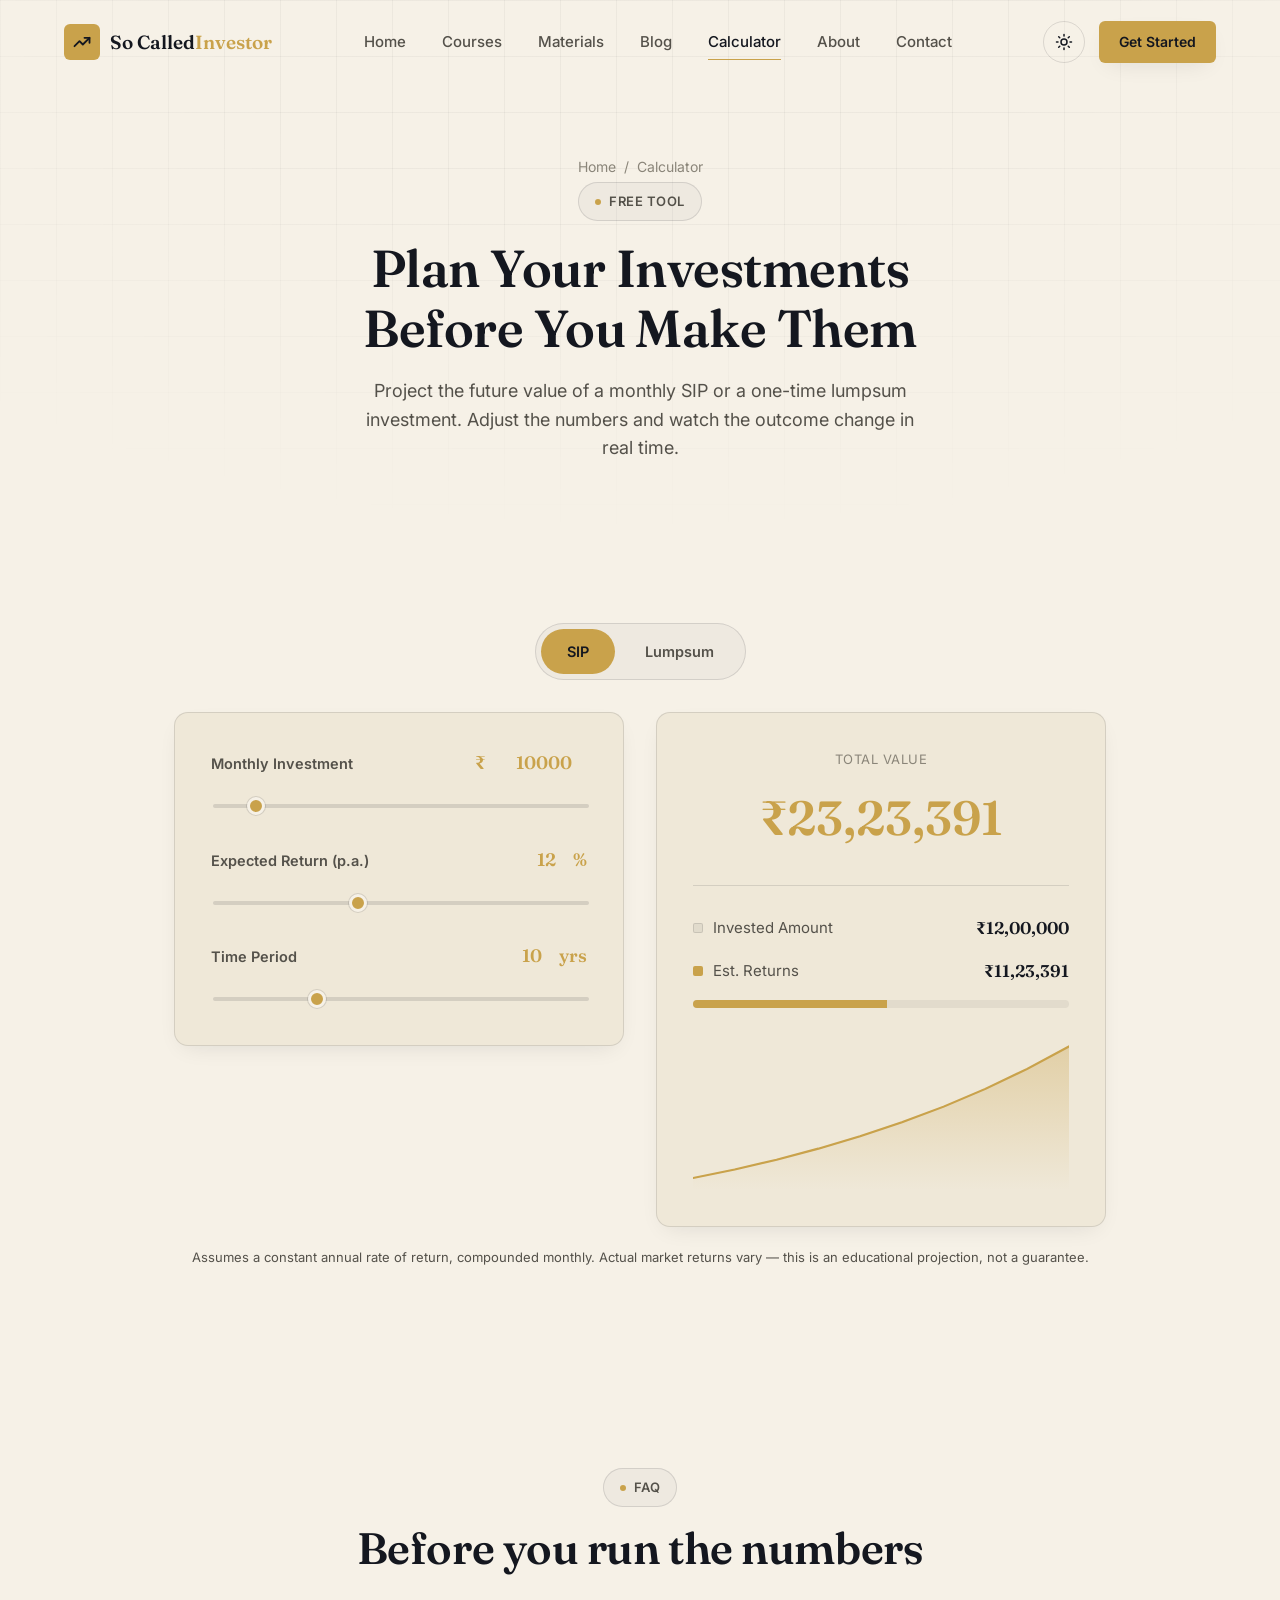
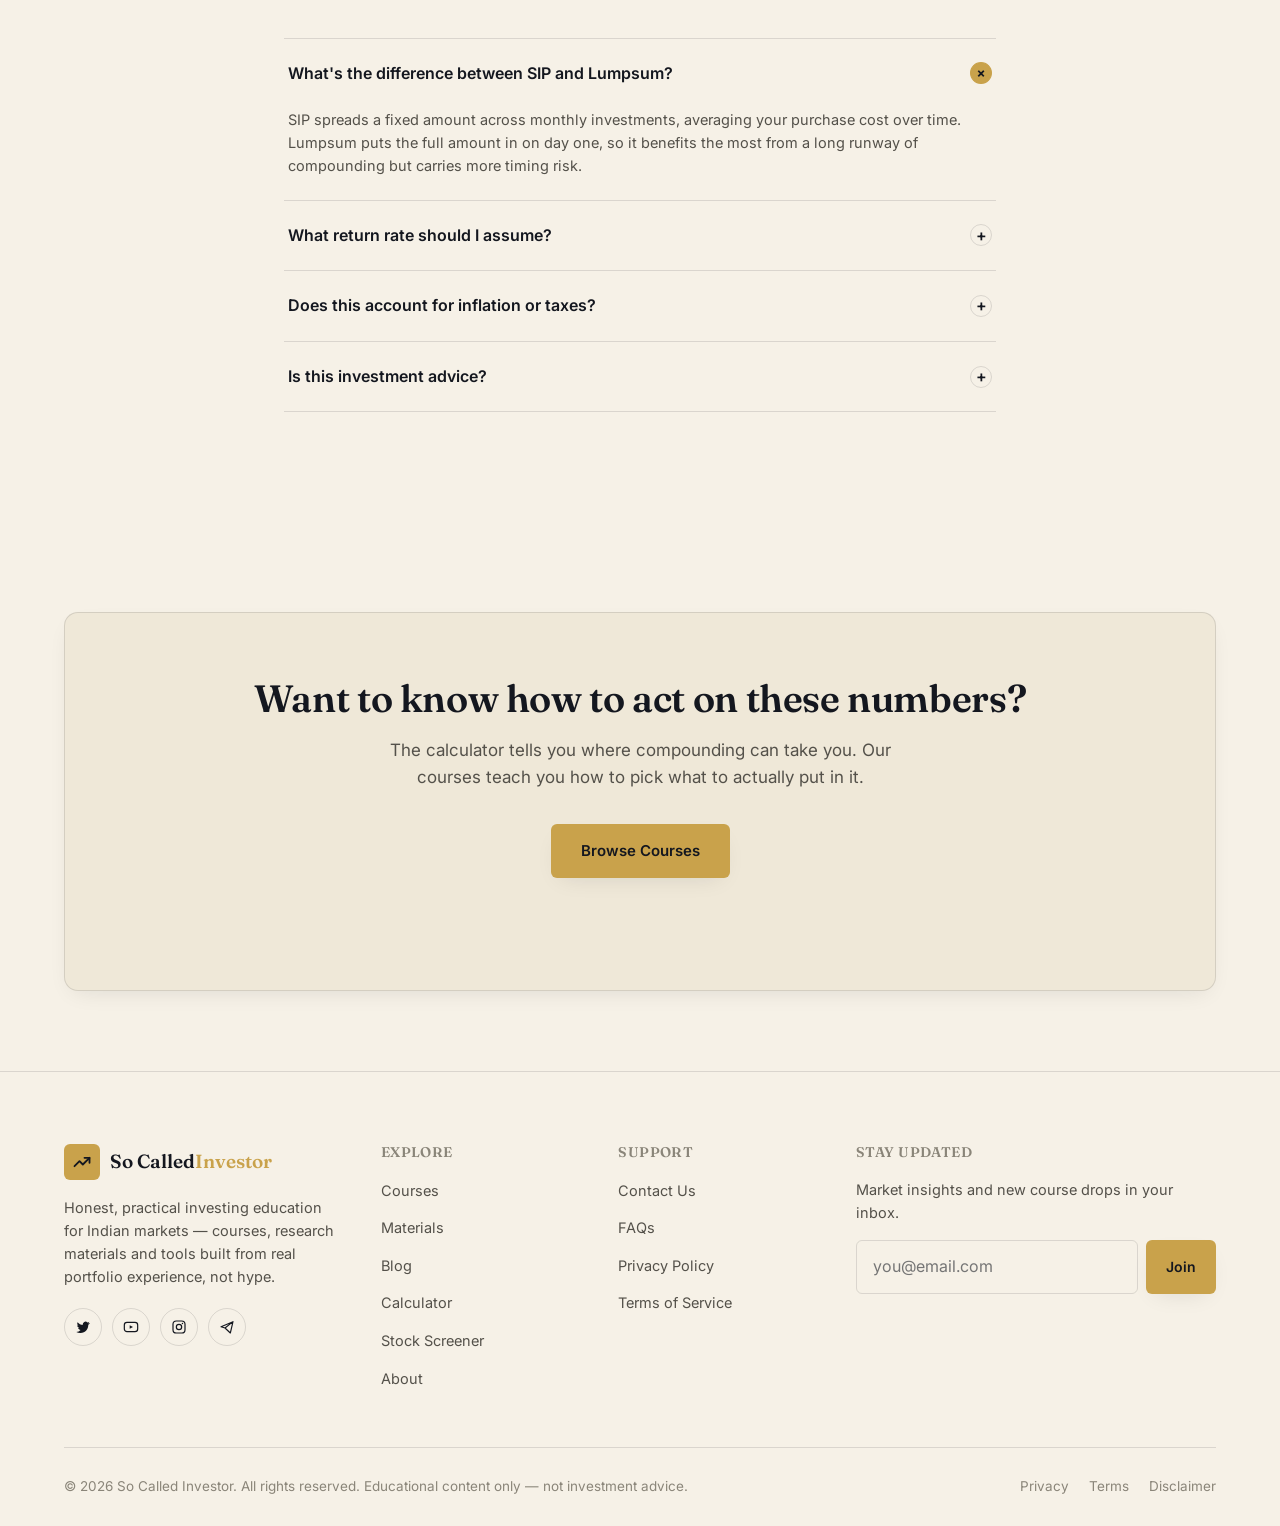
<file: website/calculator.html>
<!DOCTYPE html>
<html lang="en">
<head>
<meta charset="UTF-8">
<meta name="viewport" content="width=device-width, initial-scale=1.0">
<title>SIP &amp; Lumpsum Calculator — So Called Investor</title>
<meta name="description" content="A free, fast SIP and lumpsum investment calculator for Indian investors. Project your wealth growth instantly — no signup, no spreadsheet.">
<link rel="icon" href="data:image/svg+xml,<svg xmlns=%22http://www.w3.org/2000/svg%22 viewBox=%220 0 24 24%22><rect width=%2224%22 height=%2224%22 rx=%226%22 fill=%22%23C9A24B%22/><path d=%22M4 16L9 11L13 15L20 7%22 stroke=%22%2314171F%22 stroke-width=%222.4%22 fill=%22none%22 stroke-linecap=%22round%22 stroke-linejoin=%22round%22/></svg>">
<link rel="stylesheet" href="assets/css/style.css">
</head>
<body>

<div class="grid-overlay"></div>

<nav class="navbar" id="navbar">
  <div class="container nav-inner">
    <a href="index.html" class="brand">
      <span class="brand-mark"><svg viewBox="0 0 24 24" fill="none"><path d="M3 17L9 11L13 15L21 7" stroke="#14171F" stroke-width="2.2" stroke-linecap="round" stroke-linejoin="round"/><path d="M15 7H21V13" stroke="#14171F" stroke-width="2.2" stroke-linecap="round" stroke-linejoin="round"/></svg></span>
      <span class="brand-name">So Called<span>Investor</span></span>
    </a>
    <div class="nav-links">
      <a href="index.html">Home</a>
      <a href="courses.html">Courses</a>
      <a href="materials.html">Materials</a>
      <a href="blog.html">Blog</a>
      <a href="calculator.html">Calculator</a>
      <a href="about.html">About</a>
      <a href="contact.html">Contact</a>
    </div>
    <div class="nav-actions">
      <button class="theme-toggle" aria-label="Toggle theme">
        <svg class="icon-moon" viewBox="0 0 24 24" fill="none"><path d="M21 12.79A9 9 0 1111.21 3 7 7 0 0021 12.79z" stroke="currentColor" stroke-width="2" stroke-linecap="round" stroke-linejoin="round"/></svg>
        <svg class="icon-sun" viewBox="0 0 24 24" fill="none"><circle cx="12" cy="12" r="4" stroke="currentColor" stroke-width="2"/><path d="M12 2v2M12 20v2M4.93 4.93l1.41 1.41M17.66 17.66l1.41 1.41M2 12h2M20 12h2M4.93 19.07l1.41-1.41M17.66 6.34l1.41-1.41" stroke="currentColor" stroke-width="2" stroke-linecap="round"/></svg>
      </button>
      <a href="contact.html" class="btn btn-primary btn-sm">Get Started</a>
      <button class="nav-burger" aria-label="Menu"><span></span><span></span><span></span></button>
    </div>
  </div>
</nav>
<div class="mobile-panel">
  <a href="index.html">Home</a>
  <a href="courses.html">Courses</a>
  <a href="materials.html">Materials</a>
  <a href="blog.html">Blog</a>
  <a href="calculator.html">Calculator</a>
  <a href="about.html">About</a>
  <a href="contact.html">Contact</a>
  <a href="contact.html" class="btn btn-primary btn-block">Get Started</a>
</div>

<header class="page-hero">
  <div class="container">
    <div class="breadcrumb"><a href="index.html">Home</a><span>/</span><span>Calculator</span></div>
    <div class="eyebrow center" style="margin:0 auto;"><span class="dot"></span> Free Tool</div>
    <h1 style="max-width:680px;margin:18px auto;">Plan Your Investments Before You Make Them</h1>
    <p style="max-width:560px;margin:0 auto;">Project the future value of a monthly SIP or a one-time lumpsum investment. Adjust the numbers and watch the outcome change in real time.</p>
  </div>
</header>

<section class="section section--tight">
  <div class="container" style="max-width:980px;" data-calculator>
    <div class="center" style="margin-bottom:32px;">
      <div class="calc-tabs">
        <button class="active" data-calc-mode="sip">SIP</button>
        <button data-calc-mode="lumpsum">Lumpsum</button>
      </div>
    </div>
    <div class="calc-layout">

      <div class="calc-panel glass">
        <div class="calc-field" data-calc-mode-field="sip">
          <div class="calc-field-head">
            <label>Monthly Investment</label>
            <span>₹<input type="number" class="calc-val-input" data-calc-input="amount" value="10000"></span>
          </div>
          <input type="range" class="calc-slider" data-calc-slider="amount" min="500" max="100000" step="500" value="10000">
        </div>

        <div class="calc-field" data-calc-mode-field="lumpsum" hidden>
          <div class="calc-field-head">
            <label>Lumpsum Amount</label>
            <span>₹<input type="number" class="calc-val-input" data-calc-input="lumpsum" value="100000"></span>
          </div>
          <input type="range" class="calc-slider" data-calc-slider="lumpsum" min="5000" max="5000000" step="5000" value="100000">
        </div>

        <div class="calc-field">
          <div class="calc-field-head">
            <label>Expected Return (p.a.)</label>
            <span><input type="number" class="calc-val-input" data-calc-input="rate" value="12">%</span>
          </div>
          <input type="range" class="calc-slider" data-calc-slider="rate" min="1" max="30" step="0.5" value="12">
        </div>

        <div class="calc-field">
          <div class="calc-field-head">
            <label>Time Period</label>
            <span><input type="number" class="calc-val-input" data-calc-input="years" value="10">yrs</span>
          </div>
          <input type="range" class="calc-slider" data-calc-slider="years" min="1" max="35" step="1" value="10">
        </div>
      </div>

      <div class="calc-results glass">
        <div class="calc-total">
          <div class="label">Total Value</div>
          <div class="amount" data-calc-out="total">₹0</div>
        </div>
        <div class="calc-breakdown">
          <div class="calc-row">
            <span><span class="swatch invested"></span> Invested Amount</span>
            <b data-calc-out="invested">₹0</b>
          </div>
          <div class="calc-row">
            <span><span class="swatch returns"></span> Est. Returns</span>
            <b data-calc-out="returns">₹0</b>
          </div>
          <div class="calc-bar"><span data-calc-out="bar" style="width:0%"></span></div>
        </div>
        <svg class="calc-chart" data-calc-out="chart" viewBox="0 0 300 140" preserveAspectRatio="none">
          <defs>
            <linearGradient id="calcChartFill" x1="0" y1="0" x2="0" y2="1">
              <stop offset="0%" stop-color="#C9A24B" stop-opacity="0.35"/>
              <stop offset="100%" stop-color="#C9A24B" stop-opacity="0"/>
            </linearGradient>
          </defs>
          <path class="fill" fill="url(#calcChartFill)" d=""/>
          <path class="line" d=""/>
        </svg>
      </div>

    </div>
    <p class="muted" style="text-align:center;font-size:13px;margin-top:20px;">Assumes a constant annual rate of return, compounded monthly. Actual market returns vary — this is an educational projection, not a guarantee.</p>
  </div>
</section>

<section class="section">
  <div class="container" style="max-width:760px;">
    <div class="section-head reveal">
      <div class="eyebrow"><span class="dot"></span> FAQ</div>
      <h2>Before you run the numbers</h2>
    </div>
    <div class="reveal">
      <div class="accordion-item open">
        <button class="accordion-head">What's the difference between SIP and Lumpsum? <span class="plus">+</span></button>
        <div class="accordion-body" style="max-height:200px;"><p>SIP spreads a fixed amount across monthly investments, averaging your purchase cost over time. Lumpsum puts the full amount in on day one, so it benefits the most from a long runway of compounding but carries more timing risk.</p></div>
      </div>
      <div class="accordion-item">
        <button class="accordion-head">What return rate should I assume? <span class="plus">+</span></button>
        <div class="accordion-body"><p>Indian equity markets have historically delivered long-term returns in the 10-14% range, though this varies by period and is never guaranteed. Use a conservative rate if you're planning around the number.</p></div>
      </div>
      <div class="accordion-item">
        <button class="accordion-head">Does this account for inflation or taxes? <span class="plus">+</span></button>
        <div class="accordion-body"><p>No — this is a pre-tax, nominal projection. Actual take-home returns will be lower after capital gains tax and inflation are factored in.</p></div>
      </div>
      <div class="accordion-item">
        <button class="accordion-head">Is this investment advice? <span class="plus">+</span></button>
        <div class="accordion-body"><p>No. All content is for educational purposes only. Please do your own research or consult a SEBI-registered advisor before investing.</p></div>
      </div>
    </div>
  </div>
</section>

<section class="section section--tight">
  <div class="container">
    <div class="cta-band glass reveal">
      <h2>Want to know how to act on these numbers?</h2>
      <p>The calculator tells you where compounding can take you. Our courses teach you how to pick what to actually put in it.</p>
      <div class="hero-actions" style="justify-content:center;">
        <a href="courses.html" class="btn btn-primary">Browse Courses</a>
      </div>
    </div>
  </div>
</section>

<footer class="site-footer">
  <div class="container">
    <div class="footer-grid">
      <div class="footer-brand">
        <a href="index.html" class="brand">
          <span class="brand-mark"><svg viewBox="0 0 24 24" fill="none"><path d="M3 17L9 11L13 15L21 7" stroke="#14171F" stroke-width="2.2" stroke-linecap="round" stroke-linejoin="round"/><path d="M15 7H21V13" stroke="#14171F" stroke-width="2.2" stroke-linecap="round" stroke-linejoin="round"/></svg></span>
          <span class="brand-name">So Called<span>Investor</span></span>
        </a>
        <p>Honest, practical investing education for Indian markets — courses, research materials and tools built from real portfolio experience, not hype.</p>
        <div class="social-row">
          <a href="#" aria-label="Twitter"><svg viewBox="0 0 24 24" fill="none"><path d="M22 5.9c-.8.35-1.6.6-2.5.7.9-.55 1.6-1.4 1.9-2.4-.85.5-1.8.85-2.8 1a4 4 0 00-6.8 3.6c-3.2-.15-6-1.7-7.9-4.1-.35.6-.5 1.3-.5 2 0 1.4.7 2.6 1.8 3.3-.7 0-1.3-.2-1.9-.5 0 1.95 1.4 3.6 3.2 4-.35.1-.7.15-1.1.15-.25 0-.5 0-.75-.07.5 1.6 2 2.75 3.7 2.78A8.1 8.1 0 012 19.5 11.4 11.4 0 008.3 21c7.5 0 11.6-6.3 11.6-11.7v-.55c.8-.55 1.5-1.3 2.1-2.15z" fill="currentColor"/></svg></a>
          <a href="#" aria-label="YouTube"><svg viewBox="0 0 24 24" fill="none"><rect x="2" y="5" width="20" height="14" rx="4" stroke="currentColor" stroke-width="1.8"/><path d="M10 9.5l5 2.5-5 2.5v-5z" fill="currentColor"/></svg></a>
          <a href="#" aria-label="Instagram"><svg viewBox="0 0 24 24" fill="none"><rect x="3" y="3" width="18" height="18" rx="5" stroke="currentColor" stroke-width="1.8"/><circle cx="12" cy="12" r="4" stroke="currentColor" stroke-width="1.8"/><circle cx="17.2" cy="6.8" r="1.1" fill="currentColor"/></svg></a>
          <a href="#" aria-label="Telegram"><svg viewBox="0 0 24 24" fill="none"><path d="M21 4L3 11.5l6 2M21 4L17 21l-8-7.5M21 4L9 13.5" stroke="currentColor" stroke-width="1.7" stroke-linecap="round" stroke-linejoin="round"/></svg></a>
        </div>
      </div>
      <div class="footer-col">
        <h4>Explore</h4>
        <ul>
          <li><a href="courses.html">Courses</a></li>
          <li><a href="materials.html">Materials</a></li>
          <li><a href="blog.html">Blog</a></li>
          <li><a href="calculator.html">Calculator</a></li>
          <li><a href="../index.html">Stock Screener</a></li>
          <li><a href="about.html">About</a></li>
        </ul>
      </div>
      <div class="footer-col">
        <h4>Support</h4>
        <ul>
          <li><a href="contact.html">Contact Us</a></li>
          <li><a href="contact.html">FAQs</a></li>
          <li><a href="#">Privacy Policy</a></li>
          <li><a href="#">Terms of Service</a></li>
        </ul>
      </div>
      <div class="footer-col">
        <h4>Stay Updated</h4>
        <p class="muted" style="font-size:14.5px;margin-bottom:4px;">Market insights and new course drops in your inbox.</p>
        <form class="newsletter-form" data-placeholder-form>
          <input type="email" placeholder="you@email.com" required>
          <button class="btn btn-primary btn-sm" type="submit">Join</button>
        </form>
        <div class="form-msg" data-success="You're on the list! 🎉"></div>
      </div>
    </div>
    <div class="footer-bottom">
      <span>© 2026 So Called Investor. All rights reserved. Educational content only — not investment advice.</span>
      <div class="legal-links"><a href="#">Privacy</a><a href="#">Terms</a><a href="#">Disclaimer</a></div>
    </div>
  </div>
</footer>

<button class="back-to-top glass" aria-label="Back to top">
  <svg viewBox="0 0 24 24" fill="none"><path d="M12 19V5M5 12l7-7 7 7" stroke="currentColor" stroke-width="2" stroke-linecap="round" stroke-linejoin="round"/></svg>
</button>

<script src="assets/js/main.js"></script>
</body>
</html>
</file>
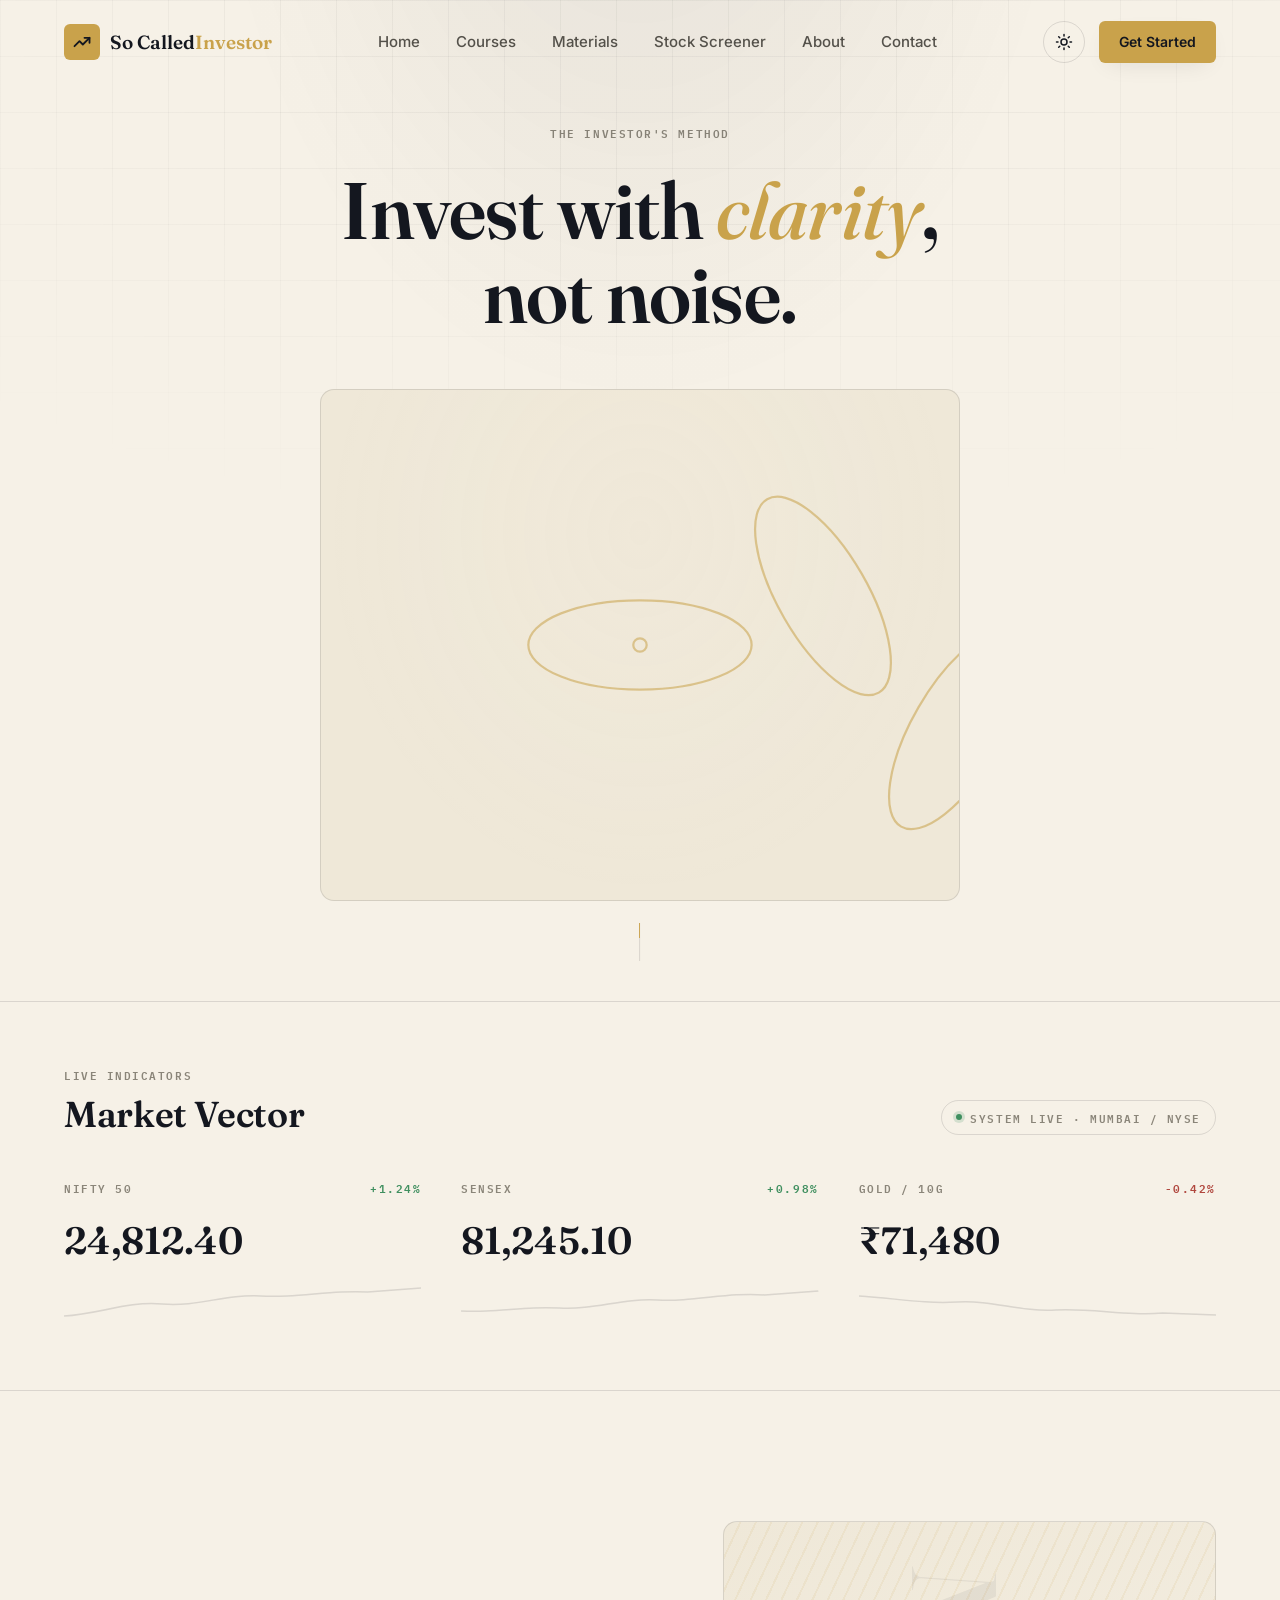
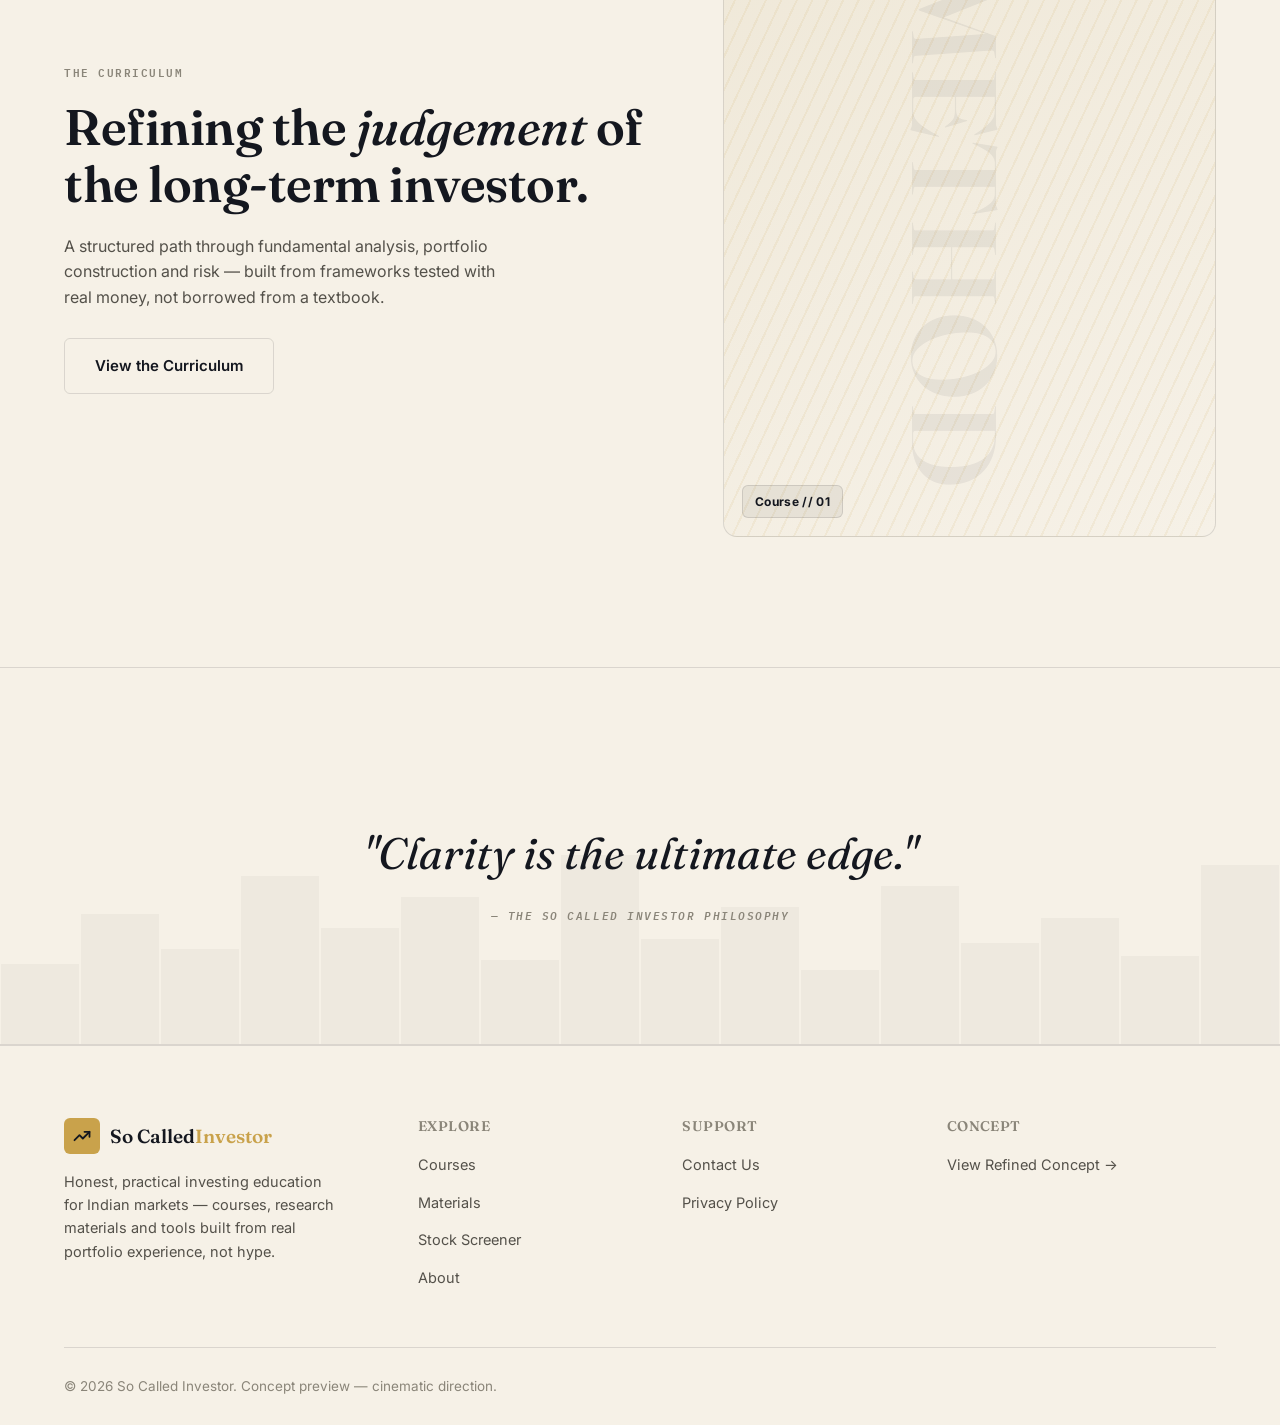
<file: website/concept-cinematic.html>
<!DOCTYPE html>
<html lang="en">
<head>
<meta charset="UTF-8">
<meta name="viewport" content="width=device-width, initial-scale=1.0">
<title>Concept: Cinematic — So Called Investor</title>
<meta name="robots" content="noindex">
<link rel="icon" href="data:image/svg+xml,<svg xmlns=%22http://www.w3.org/2000/svg%22 viewBox=%220 0 24 24%22><rect width=%2224%22 height=%2224%22 rx=%226%22 fill=%22%23C9A24B%22/><path d=%22M4 16L9 11L13 15L20 7%22 stroke=%22%2314171F%22 stroke-width=%222.4%22 fill=%22none%22 stroke-linecap=%22round%22 stroke-linejoin=%22round%22/></svg>">
<link rel="stylesheet" href="assets/css/style.css">
<link rel="stylesheet" href="assets/css/concept-extra.css">
</head>
<body>

<div class="grid-overlay"></div>

<nav class="navbar" id="navbar">
  <div class="container nav-inner">
    <a href="index.html" class="brand">
      <span class="brand-mark"><svg viewBox="0 0 24 24" fill="none"><path d="M3 17L9 11L13 15L21 7" stroke="#14171F" stroke-width="2.2" stroke-linecap="round" stroke-linejoin="round"/><path d="M15 7H21V13" stroke="#14171F" stroke-width="2.2" stroke-linecap="round" stroke-linejoin="round"/></svg></span>
      <span class="brand-name">So Called<span>Investor</span></span>
    </a>
    <div class="nav-links">
      <a href="index.html">Home</a>
      <a href="courses.html">Courses</a>
      <a href="materials.html">Materials</a>
      <a href="../index.html">Stock Screener</a>
      <a href="about.html">About</a>
      <a href="contact.html">Contact</a>
    </div>
    <div class="nav-actions">
      <button class="theme-toggle" aria-label="Toggle theme">
        <svg class="icon-moon" viewBox="0 0 24 24" fill="none"><path d="M21 12.79A9 9 0 1111.21 3 7 7 0 0021 12.79z" stroke="currentColor" stroke-width="2" stroke-linecap="round" stroke-linejoin="round"/></svg>
        <svg class="icon-sun" viewBox="0 0 24 24" fill="none"><circle cx="12" cy="12" r="4" stroke="currentColor" stroke-width="2"/><path d="M12 2v2M12 20v2M4.93 4.93l1.41 1.41M17.66 17.66l1.41 1.41M2 12h2M20 12h2M4.93 19.07l1.41-1.41M17.66 6.34l1.41-1.41" stroke="currentColor" stroke-width="2" stroke-linecap="round"/></svg>
      </button>
      <a href="contact.html" class="btn btn-primary btn-sm">Get Started</a>
      <button class="nav-burger" aria-label="Menu"><span></span><span></span><span></span></button>
    </div>
  </div>
</nav>
<div class="mobile-panel">
  <a href="index.html">Home</a>
  <a href="courses.html">Courses</a>
  <a href="materials.html">Materials</a>
  <a href="../index.html">Stock Screener</a>
  <a href="about.html">About</a>
  <a href="contact.html">Contact</a>
  <a href="contact.html" class="btn btn-primary btn-block">Get Started</a>
</div>

<!-- Cinematic hero -->
<header class="cz-hero">
  <div class="cz-spotlight"></div>
  <div class="label-mono">The Investor's Method</div>
  <h1>Invest with <em>clarity</em>,<br>not noise.</h1>

  <div class="cz-orb-frame">
    <svg class="cz-orb" viewBox="0 0 120 120">
      <ellipse class="r1" cx="60" cy="60" rx="50" ry="20"/>
      <ellipse class="r2" cx="60" cy="60" rx="50" ry="20" transform="rotate(60 60 60)"/>
      <ellipse class="r3" cx="60" cy="60" rx="50" ry="20" transform="rotate(120 60 60)"/>
      <circle cx="60" cy="60" r="3" fill="currentColor" stroke="none" style="color:var(--accent)"/>
    </svg>
  </div>

  <div class="cz-scroll-cue">
    <span class="label-mono">Scroll to explore</span>
    <div class="line"></div>
  </div>
</header>

<!-- Live indicators -->
<section class="cz-indicators">
  <div class="container">
    <div class="cz-indicators-head">
      <div>
        <div class="label-mono">Live Indicators</div>
        <h2>Market Vector</h2>
      </div>
      <div class="cz-live-tag label-mono"><span class="dot"></span> System Live · Mumbai / NYSE</div>
    </div>
    <div class="cz-ind-grid">
      <div>
        <div class="row-top"><span class="label-mono">Nifty 50</span><span class="label-mono" style="color:var(--up);">+1.24%</span></div>
        <div class="val">24,812.40</div>
        <svg viewBox="0 0 200 40" preserveAspectRatio="none"><path d="M0,30 C20,28 35,15 55,18 C75,21 90,8 110,10 C130,12 150,4 170,6 L200,2"/></svg>
      </div>
      <div>
        <div class="row-top"><span class="label-mono">Sensex</span><span class="label-mono" style="color:var(--up);">+0.98%</span></div>
        <div class="val">81,245.10</div>
        <svg viewBox="0 0 200 40" preserveAspectRatio="none"><path d="M0,25 C20,27 35,20 55,22 C75,24 90,12 110,14 C130,16 150,6 170,9 L200,5"/></svg>
      </div>
      <div>
        <div class="row-top"><span class="label-mono">Gold / 10g</span><span class="label-mono" style="color:var(--down);">-0.42%</span></div>
        <div class="val">₹71,480</div>
        <svg viewBox="0 0 200 40" preserveAspectRatio="none"><path d="M0,10 C20,12 35,18 55,16 C75,14 90,26 110,24 C130,22 150,30 170,27 L200,29"/></svg>
      </div>
    </div>
  </div>
</section>

<!-- Asymmetric editorial -->
<section class="cz-editorial">
  <div class="container cz-editorial-grid">
    <div>
      <div class="label-mono">The Curriculum</div>
      <h2 style="margin:18px 0 20px;">Refining the <em>judgement</em> of the long-term investor.</h2>
      <p class="muted" style="max-width:440px; margin-bottom:28px;">A structured path through fundamental analysis, portfolio construction and risk — built from frameworks tested with real money, not borrowed from a textbook.</p>
      <a href="courses.html" class="btn btn-ghost">View the Curriculum</a>
    </div>
    <div class="cz-editorial-media">
      <span class="badge tag">Course // 01</span>
    </div>
    <div class="cz-vertical-label">METHOD</div>
  </div>
</section>

<!-- Quote band -->
<section class="cz-quote-band">
  <div class="cz-skyline">
    <span style="height:38%"></span><span style="height:62%"></span><span style="height:45%"></span><span style="height:80%"></span>
    <span style="height:55%"></span><span style="height:70%"></span><span style="height:40%"></span><span style="height:90%"></span>
    <span style="height:50%"></span><span style="height:65%"></span><span style="height:35%"></span><span style="height:75%"></span>
    <span style="height:48%"></span><span style="height:60%"></span><span style="height:42%"></span><span style="height:85%"></span>
  </div>
  <div class="container">
    <blockquote>"Clarity is the ultimate edge."</blockquote>
    <cite class="label-mono">— The So Called Investor Philosophy</cite>
  </div>
</section>

<footer class="site-footer">
  <div class="container">
    <div class="footer-grid">
      <div class="footer-brand">
        <a href="index.html" class="brand">
          <span class="brand-mark"><svg viewBox="0 0 24 24" fill="none"><path d="M3 17L9 11L13 15L21 7" stroke="#14171F" stroke-width="2.2" stroke-linecap="round" stroke-linejoin="round"/><path d="M15 7H21V13" stroke="#14171F" stroke-width="2.2" stroke-linecap="round" stroke-linejoin="round"/></svg></span>
          <span class="brand-name">So Called<span>Investor</span></span>
        </a>
        <p>Honest, practical investing education for Indian markets — courses, research materials and tools built from real portfolio experience, not hype.</p>
      </div>
      <div class="footer-col">
        <h4>Explore</h4>
        <ul>
          <li><a href="courses.html">Courses</a></li>
          <li><a href="materials.html">Materials</a></li>
          <li><a href="../index.html">Stock Screener</a></li>
          <li><a href="about.html">About</a></li>
        </ul>
      </div>
      <div class="footer-col">
        <h4>Support</h4>
        <ul>
          <li><a href="contact.html">Contact Us</a></li>
          <li><a href="#">Privacy Policy</a></li>
        </ul>
      </div>
      <div class="footer-col">
        <h4>Concept</h4>
        <ul>
          <li><a href="concept-refined.html">View Refined Concept →</a></li>
        </ul>
      </div>
    </div>
    <div class="footer-bottom">
      <span>© 2026 So Called Investor. Concept preview — cinematic direction.</span>
    </div>
  </div>
</footer>

<script src="assets/js/main.js"></script>
</body>
</html>
</file>
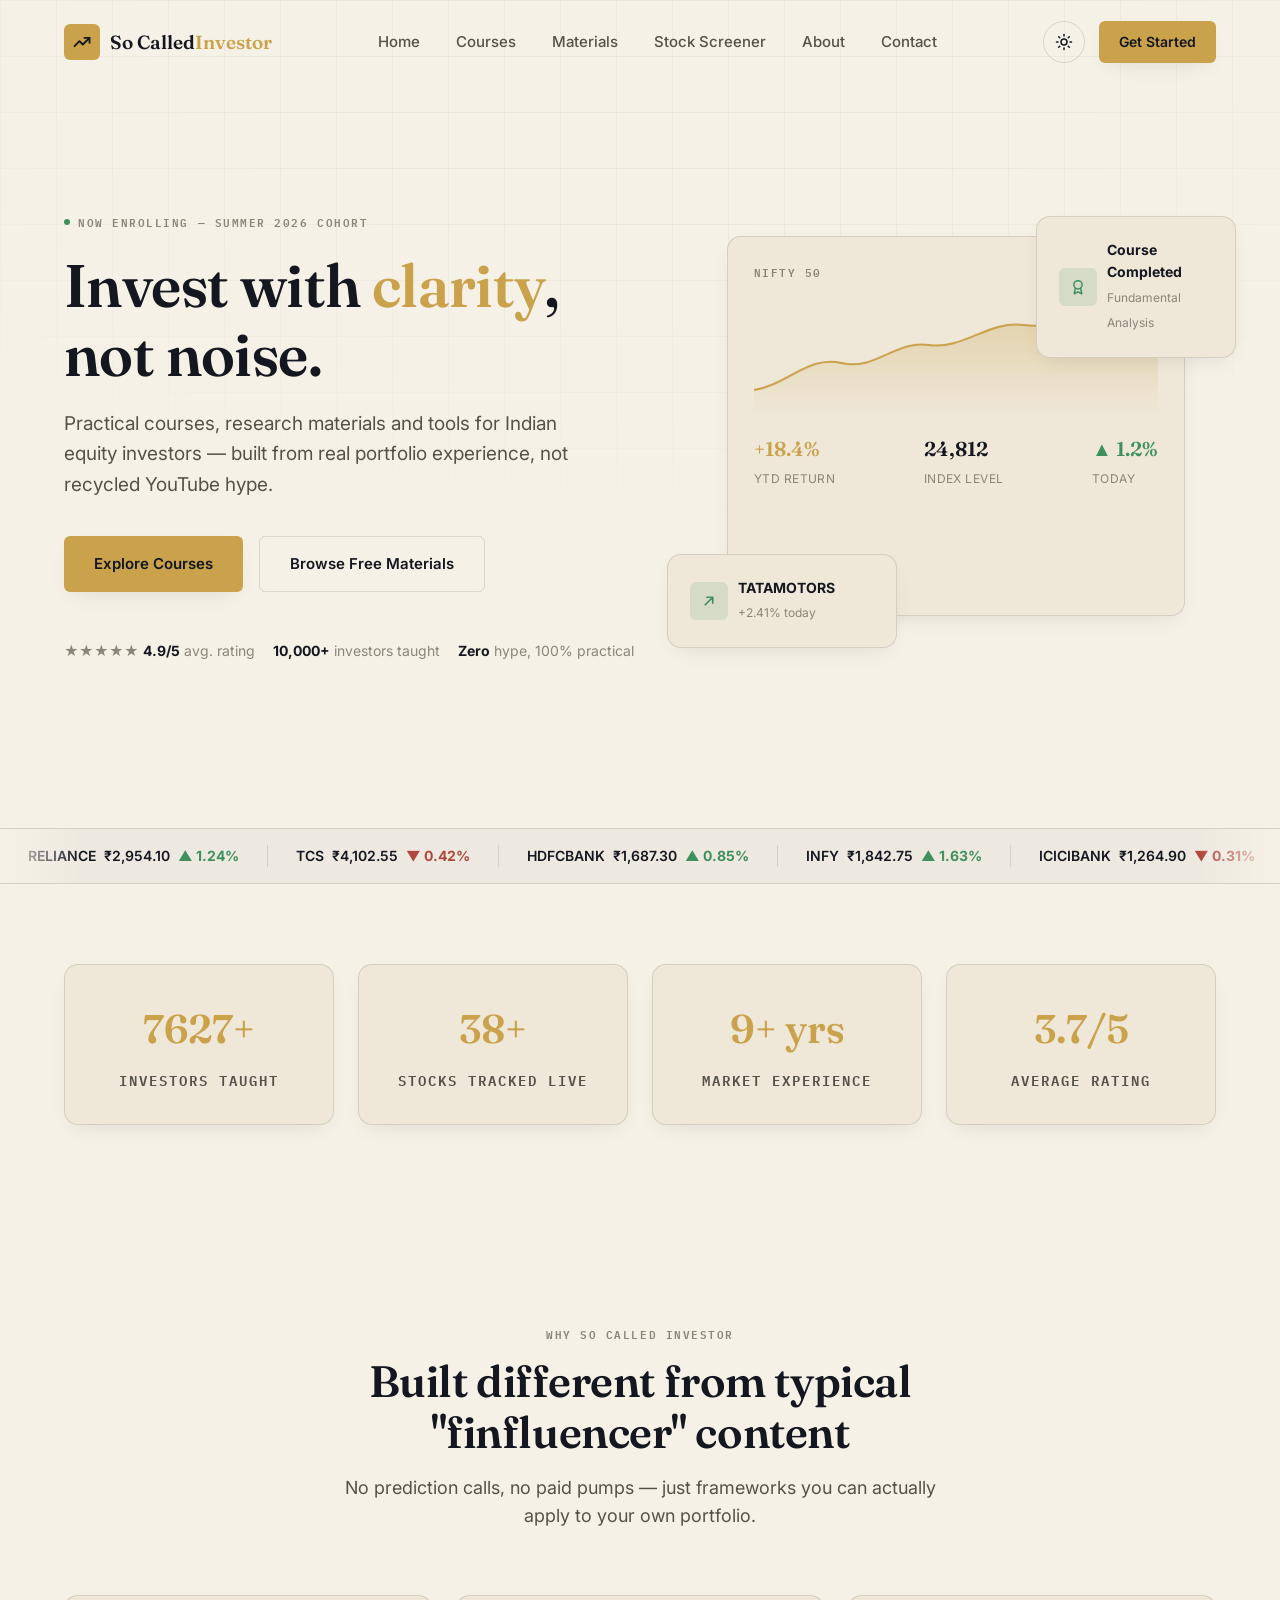
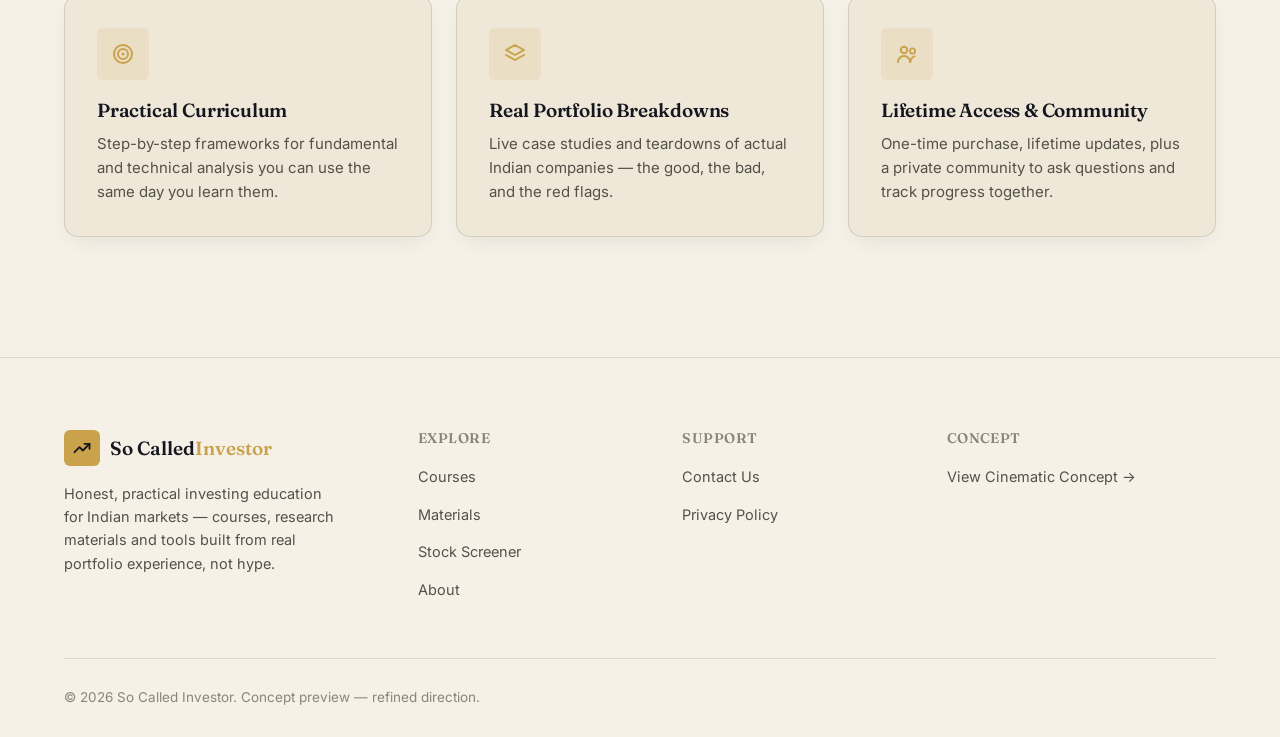
<file: website/concept-refined.html>
<!DOCTYPE html>
<html lang="en">
<head>
<meta charset="UTF-8">
<meta name="viewport" content="width=device-width, initial-scale=1.0">
<title>Concept: Refined — So Called Investor</title>
<meta name="robots" content="noindex">
<link rel="icon" href="data:image/svg+xml,<svg xmlns=%22http://www.w3.org/2000/svg%22 viewBox=%220 0 24 24%22><rect width=%2224%22 height=%2224%22 rx=%226%22 fill=%22%23C9A24B%22/><path d=%22M4 16L9 11L13 15L20 7%22 stroke=%22%2314171F%22 stroke-width=%222.4%22 fill=%22none%22 stroke-linecap=%22round%22 stroke-linejoin=%22round%22/></svg>">
<link rel="stylesheet" href="assets/css/style.css">
<link rel="stylesheet" href="assets/css/concept-extra.css">
</head>
<body>

<div class="grid-overlay"></div>

<nav class="navbar" id="navbar">
  <div class="container nav-inner">
    <a href="index.html" class="brand">
      <span class="brand-mark"><svg viewBox="0 0 24 24" fill="none"><path d="M3 17L9 11L13 15L21 7" stroke="#14171F" stroke-width="2.2" stroke-linecap="round" stroke-linejoin="round"/><path d="M15 7H21V13" stroke="#14171F" stroke-width="2.2" stroke-linecap="round" stroke-linejoin="round"/></svg></span>
      <span class="brand-name">So Called<span>Investor</span></span>
    </a>
    <div class="nav-links">
      <a href="index.html">Home</a>
      <a href="courses.html">Courses</a>
      <a href="materials.html">Materials</a>
      <a href="../index.html">Stock Screener</a>
      <a href="about.html">About</a>
      <a href="contact.html">Contact</a>
    </div>
    <div class="nav-actions">
      <button class="theme-toggle" aria-label="Toggle theme">
        <svg class="icon-moon" viewBox="0 0 24 24" fill="none"><path d="M21 12.79A9 9 0 1111.21 3 7 7 0 0021 12.79z" stroke="currentColor" stroke-width="2" stroke-linecap="round" stroke-linejoin="round"/></svg>
        <svg class="icon-sun" viewBox="0 0 24 24" fill="none"><circle cx="12" cy="12" r="4" stroke="currentColor" stroke-width="2"/><path d="M12 2v2M12 20v2M4.93 4.93l1.41 1.41M17.66 17.66l1.41 1.41M2 12h2M20 12h2M4.93 19.07l1.41-1.41M17.66 6.34l1.41-1.41" stroke="currentColor" stroke-width="2" stroke-linecap="round"/></svg>
      </button>
      <a href="contact.html" class="btn btn-primary btn-sm">Get Started</a>
      <button class="nav-burger" aria-label="Menu"><span></span><span></span><span></span></button>
    </div>
  </div>
</nav>
<div class="mobile-panel">
  <a href="index.html">Home</a>
  <a href="courses.html">Courses</a>
  <a href="materials.html">Materials</a>
  <a href="../index.html">Stock Screener</a>
  <a href="about.html">About</a>
  <a href="contact.html">Contact</a>
  <a href="contact.html" class="btn btn-primary btn-block">Get Started</a>
</div>

<!-- Hero — same structure as the live home page, refined with mono micro-labels + a live-data strip -->
<header class="hero">
  <div class="container hero-grid">
    <div class="hero-copy">
      <div class="label-mono" style="display:flex;align-items:center;gap:8px;margin-bottom:18px;"><span class="dot" style="width:6px;height:6px;border-radius:50%;background:var(--up);display:inline-block;"></span> Now enrolling — Summer 2026 cohort</div>
      <h1>Invest with <span class="text-accent">clarity</span>,<br>not noise.</h1>
      <p class="lead">Practical courses, research materials and tools for Indian equity investors — built from real portfolio experience, not recycled YouTube hype.</p>
      <div class="hero-actions">
        <a href="courses.html" class="btn btn-primary">Explore Courses</a>
        <a href="materials.html" class="btn btn-ghost">Browse Free Materials</a>
      </div>
      <div class="hero-trust">
        <span>★★★★★ <strong>4.9/5</strong> avg. rating</span>
        <span><strong>10,000+</strong> investors taught</span>
        <span><strong>Zero</strong> hype, 100% practical</span>
      </div>
    </div>

    <div class="hero-visual">
      <div class="hero-card hero-card--main glass">
        <div class="label-mono">NIFTY 50</div>
        <svg class="mini-chart" viewBox="0 0 300 120" preserveAspectRatio="none">
          <defs>
            <linearGradient id="chartFill" x1="0" y1="0" x2="0" y2="1">
              <stop offset="0%" stop-color="#C9A24B" stop-opacity="0.35"/>
              <stop offset="100%" stop-color="#C9A24B" stop-opacity="0"/>
            </linearGradient>
          </defs>
          <path class="fill" fill="url(#chartFill)" d="M0,95 C25,90 40,60 65,68 C90,76 105,45 130,50 C155,55 175,25 200,30 C225,35 250,15 275,18 L300,10 L300,120 L0,120 Z"/>
          <path class="line" d="M0,95 C25,90 40,60 65,68 C90,76 105,45 130,50 C155,55 175,25 200,30 C225,35 250,15 275,18 L300,10"/>
        </svg>
        <div class="kpi-row">
          <div class="kpi"><b class="text-accent">+18.4%</b><span>YTD Return</span></div>
          <div class="kpi"><b>24,812</b><span>Index Level</span></div>
          <div class="kpi"><b style="color:var(--up)">▲ 1.2%</b><span>Today</span></div>
        </div>
      </div>
      <div class="hero-card hero-card--chip1 glass">
        <div class="chip-row">
          <span class="chip-icon"><svg viewBox="0 0 24 24" fill="none"><path d="M7 17L17 7M9 7h8v8" stroke="currentColor" stroke-width="2.2" stroke-linecap="round" stroke-linejoin="round"/></svg></span>
          <span><b>TATAMOTORS</b><span class="sub">+2.41% today</span></span>
        </div>
      </div>
      <div class="hero-card hero-card--chip2 glass">
        <div class="chip-row">
          <span class="chip-icon"><svg viewBox="0 0 24 24" fill="none"><circle cx="12" cy="9" r="5.5" stroke="currentColor" stroke-width="2"/><path d="M8.5 13.5L7 21l5-2.5L17 21l-1.5-7.5" stroke="currentColor" stroke-width="2" stroke-linecap="round" stroke-linejoin="round"/></svg></span>
          <span><b>Course Completed</b><span class="sub">Fundamental Analysis</span></span>
        </div>
      </div>
    </div>
  </div>
</header>

<!-- Ticker tape -->
<div class="ticker-wrap">
  <div class="ticker-track"></div>
</div>

<!-- Stats -->
<section class="section section--tight">
  <div class="container">
    <div class="stats-row reveal-stagger">
      <div class="stat-box glass"><div class="num" data-count="10000" data-suffix="+">0</div><div class="label label-mono">Investors Taught</div></div>
      <div class="stat-box glass"><div class="num" data-count="50" data-suffix="+">0</div><div class="label label-mono">Stocks Tracked Live</div></div>
      <div class="stat-box glass"><div class="num" data-count="12" data-suffix="+ yrs">0</div><div class="label label-mono">Market Experience</div></div>
      <div class="stat-box glass"><div class="num" data-count="4.9" data-decimals="1" data-suffix="/5">0</div><div class="label label-mono">Average Rating</div></div>
    </div>
  </div>
</section>

<!-- Features -->
<section class="section">
  <div class="container">
    <div class="section-head reveal">
      <div class="label-mono" style="margin-bottom:14px;">Why So Called Investor</div>
      <h2>Built different from typical "finfluencer" content</h2>
      <p>No prediction calls, no paid pumps — just frameworks you can actually apply to your own portfolio.</p>
    </div>
    <div class="feature-grid reveal-stagger">
      <div class="feature-card glass">
        <div class="feature-icon"><svg viewBox="0 0 24 24" fill="none"><circle cx="12" cy="12" r="9" stroke="currentColor" stroke-width="2"/><circle cx="12" cy="12" r="5" stroke="currentColor" stroke-width="2"/><circle cx="12" cy="12" r="1.5" fill="currentColor"/></svg></div>
        <h3>Practical Curriculum</h3>
        <p>Step-by-step frameworks for fundamental and technical analysis you can use the same day you learn them.</p>
      </div>
      <div class="feature-card glass">
        <div class="feature-icon"><svg viewBox="0 0 24 24" fill="none"><path d="M12 3L3 8l9 5 9-5-9-5z" stroke="currentColor" stroke-width="2" stroke-linejoin="round"/><path d="M3 13l9 5 9-5" stroke="currentColor" stroke-width="2" stroke-linecap="round" stroke-linejoin="round"/></svg></div>
        <h3>Real Portfolio Breakdowns</h3>
        <p>Live case studies and teardowns of actual Indian companies — the good, the bad, and the red flags.</p>
      </div>
      <div class="feature-card glass">
        <div class="feature-icon"><svg viewBox="0 0 24 24" fill="none"><circle cx="9" cy="8" r="3.2" stroke="currentColor" stroke-width="2"/><path d="M3 20c0-3.3 2.7-6 6-6s6 2.7 6 6" stroke="currentColor" stroke-width="2" stroke-linecap="round"/><circle cx="17.5" cy="9" r="2.6" stroke="currentColor" stroke-width="1.8"/><path d="M15.5 20c0-2.6 1.8-4.8 4-5.6" stroke="currentColor" stroke-width="1.8" stroke-linecap="round"/></svg></div>
        <h3>Lifetime Access &amp; Community</h3>
        <p>One-time purchase, lifetime updates, plus a private community to ask questions and track progress together.</p>
      </div>
    </div>
  </div>
</section>

<footer class="site-footer">
  <div class="container">
    <div class="footer-grid">
      <div class="footer-brand">
        <a href="index.html" class="brand">
          <span class="brand-mark"><svg viewBox="0 0 24 24" fill="none"><path d="M3 17L9 11L13 15L21 7" stroke="#14171F" stroke-width="2.2" stroke-linecap="round" stroke-linejoin="round"/><path d="M15 7H21V13" stroke="#14171F" stroke-width="2.2" stroke-linecap="round" stroke-linejoin="round"/></svg></span>
          <span class="brand-name">So Called<span>Investor</span></span>
        </a>
        <p>Honest, practical investing education for Indian markets — courses, research materials and tools built from real portfolio experience, not hype.</p>
      </div>
      <div class="footer-col">
        <h4>Explore</h4>
        <ul>
          <li><a href="courses.html">Courses</a></li>
          <li><a href="materials.html">Materials</a></li>
          <li><a href="../index.html">Stock Screener</a></li>
          <li><a href="about.html">About</a></li>
        </ul>
      </div>
      <div class="footer-col">
        <h4>Support</h4>
        <ul>
          <li><a href="contact.html">Contact Us</a></li>
          <li><a href="#">Privacy Policy</a></li>
        </ul>
      </div>
      <div class="footer-col">
        <h4>Concept</h4>
        <ul>
          <li><a href="concept-cinematic.html">View Cinematic Concept →</a></li>
        </ul>
      </div>
    </div>
    <div class="footer-bottom">
      <span>© 2026 So Called Investor. Concept preview — refined direction.</span>
    </div>
  </div>
</footer>

<script src="assets/js/main.js"></script>
</body>
</html>
</file>
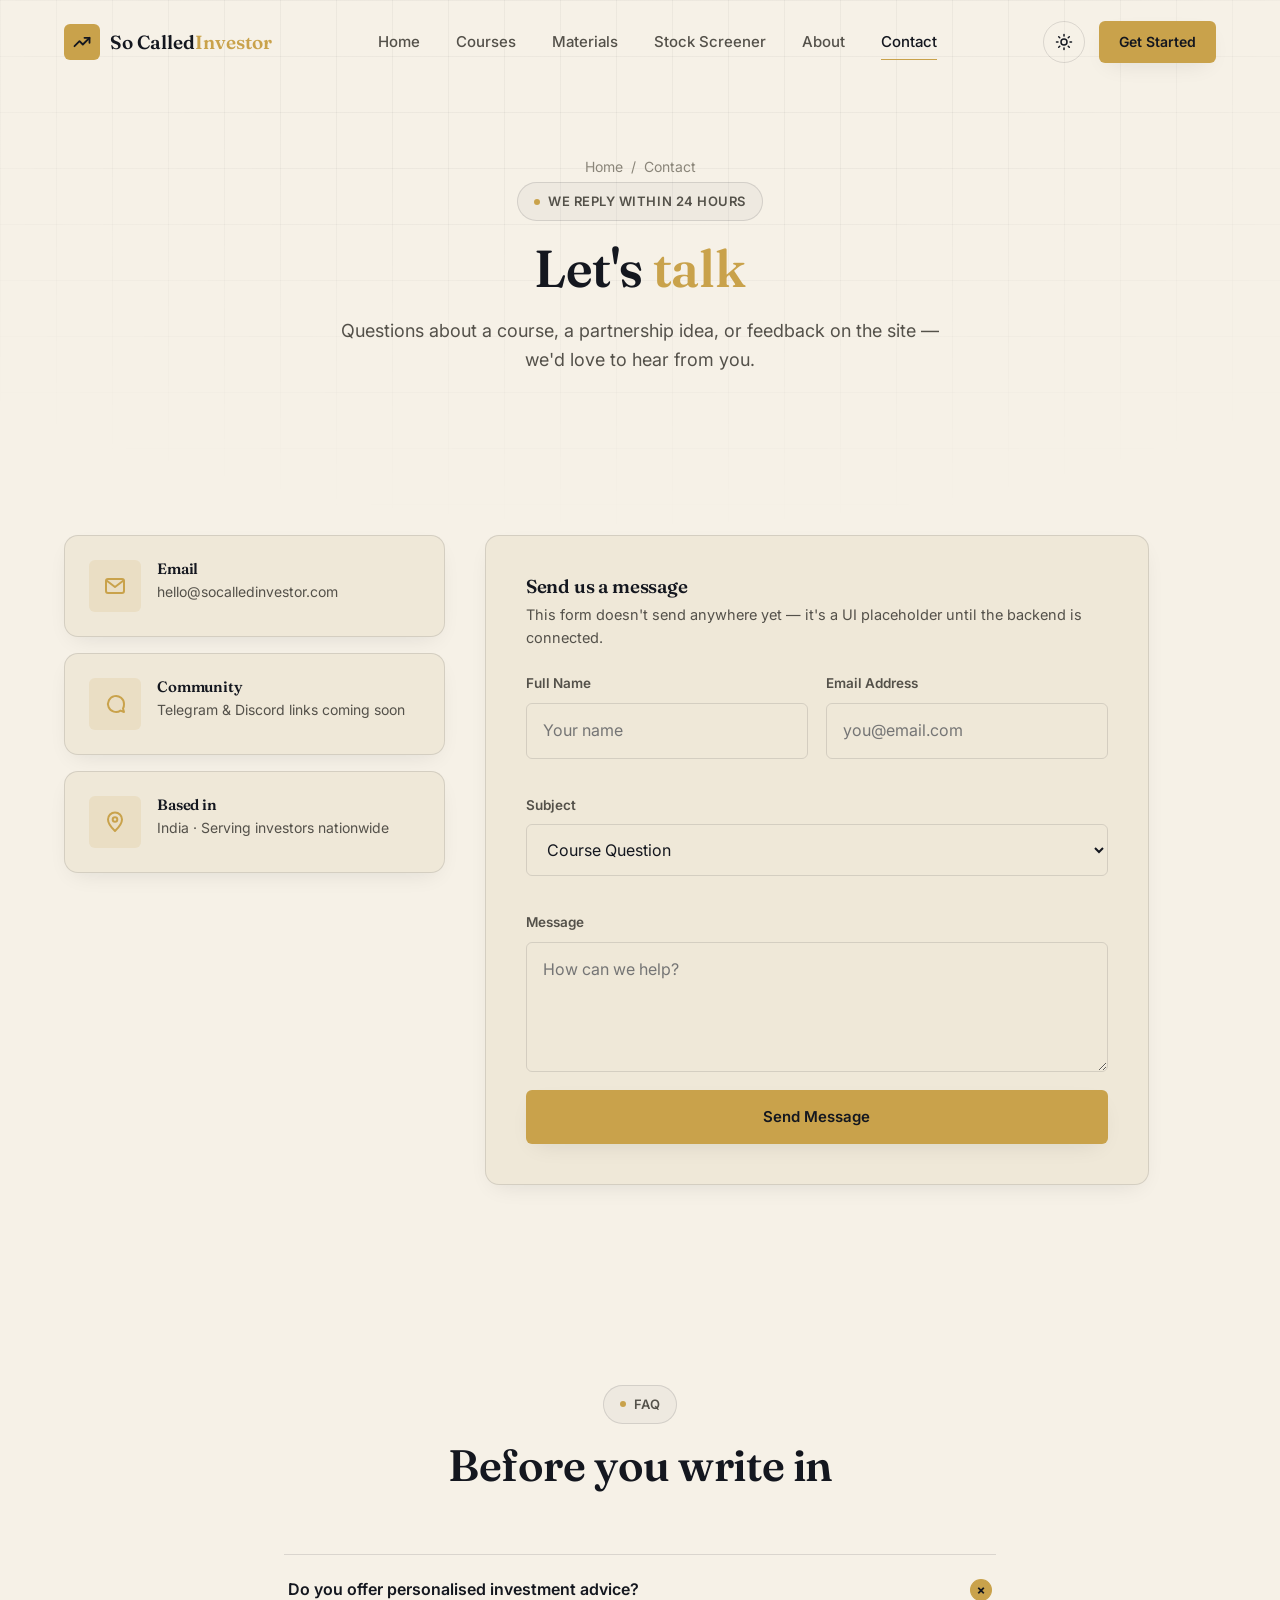
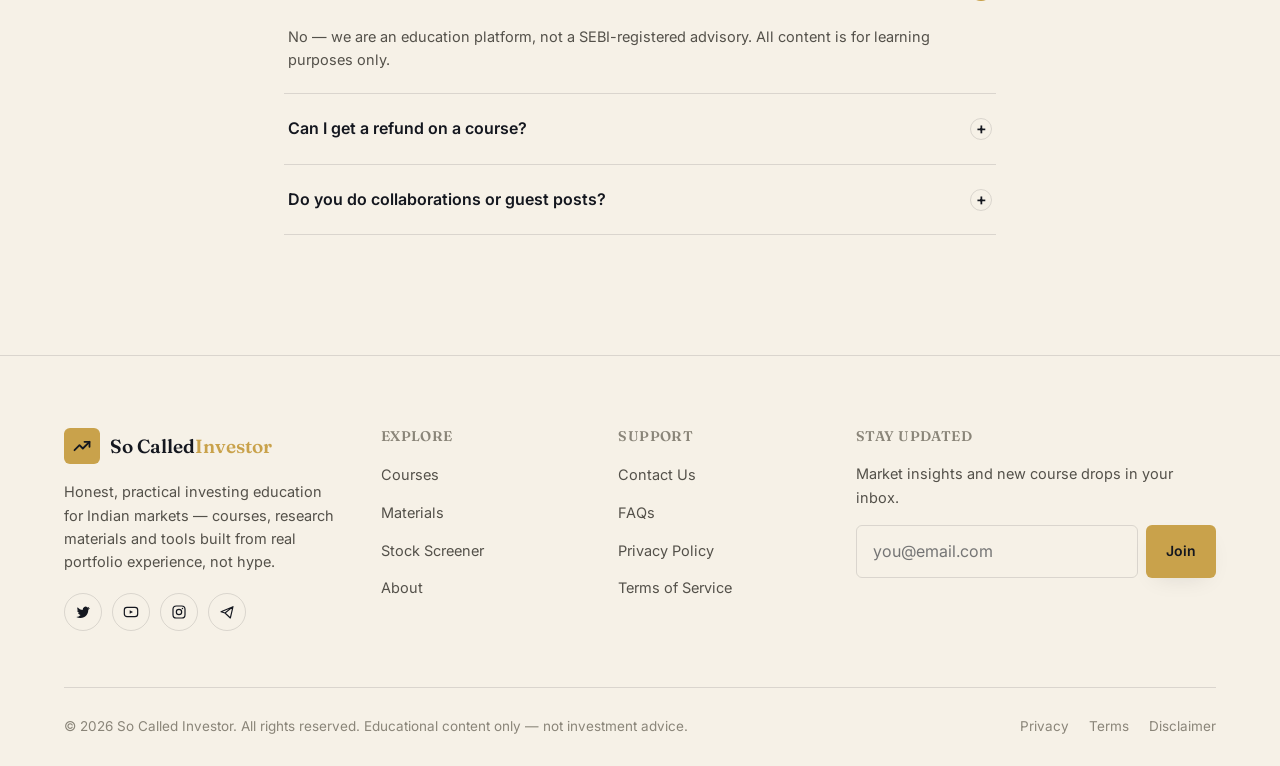
<file: website/contact.html>
<!DOCTYPE html>
<html lang="en">
<head>
<meta charset="UTF-8">
<meta name="viewport" content="width=device-width, initial-scale=1.0">
<title>Contact — So Called Investor</title>
<meta name="description" content="Get in touch with So Called Investor for course questions, partnerships or support.">
<link rel="icon" href="data:image/svg+xml,<svg xmlns=%22http://www.w3.org/2000/svg%22 viewBox=%220 0 24 24%22><rect width=%2224%22 height=%2224%22 rx=%226%22 fill=%22%23C9A24B%22/><path d=%22M4 16L9 11L13 15L20 7%22 stroke=%22%2314171F%22 stroke-width=%222.4%22 fill=%22none%22 stroke-linecap=%22round%22 stroke-linejoin=%22round%22/></svg>">
<link rel="stylesheet" href="assets/css/style.css">
</head>
<body>

<div class="grid-overlay"></div>

<nav class="navbar" id="navbar">
  <div class="container nav-inner">
    <a href="index.html" class="brand">
      <span class="brand-mark"><svg viewBox="0 0 24 24" fill="none"><path d="M3 17L9 11L13 15L21 7" stroke="#14171F" stroke-width="2.2" stroke-linecap="round" stroke-linejoin="round"/><path d="M15 7H21V13" stroke="#14171F" stroke-width="2.2" stroke-linecap="round" stroke-linejoin="round"/></svg></span>
      <span class="brand-name">So Called<span>Investor</span></span>
    </a>
    <div class="nav-links">
      <a href="index.html">Home</a>
      <a href="courses.html">Courses</a>
      <a href="materials.html">Materials</a>
      <a href="../index.html">Stock Screener</a>
      <a href="about.html">About</a>
      <a href="contact.html">Contact</a>
    </div>
    <div class="nav-actions">
      <button class="theme-toggle" aria-label="Toggle theme">
        <svg class="icon-moon" viewBox="0 0 24 24" fill="none"><path d="M21 12.79A9 9 0 1111.21 3 7 7 0 0021 12.79z" stroke="currentColor" stroke-width="2" stroke-linecap="round" stroke-linejoin="round"/></svg>
        <svg class="icon-sun" viewBox="0 0 24 24" fill="none"><circle cx="12" cy="12" r="4" stroke="currentColor" stroke-width="2"/><path d="M12 2v2M12 20v2M4.93 4.93l1.41 1.41M17.66 17.66l1.41 1.41M2 12h2M20 12h2M4.93 19.07l1.41-1.41M17.66 6.34l1.41-1.41" stroke="currentColor" stroke-width="2" stroke-linecap="round"/></svg>
      </button>
      <a href="contact.html" class="btn btn-primary btn-sm">Get Started</a>
      <button class="nav-burger" aria-label="Menu"><span></span><span></span><span></span></button>
    </div>
  </div>
</nav>
<div class="mobile-panel">
  <a href="index.html">Home</a>
  <a href="courses.html">Courses</a>
  <a href="materials.html">Materials</a>
  <a href="../index.html">Stock Screener</a>
  <a href="about.html">About</a>
  <a href="contact.html">Contact</a>
  <a href="contact.html" class="btn btn-primary btn-block">Get Started</a>
</div>

<header class="page-hero">
  <div class="container">
    <div class="breadcrumb"><a href="index.html">Home</a><span>/</span><span>Contact</span></div>
    <div class="eyebrow center" style="margin:0 auto;"><span class="dot"></span> We reply within 24 hours</div>
    <h1>Let's <span class="text-accent">talk</span></h1>
    <p>Questions about a course, a partnership idea, or feedback on the site — we'd love to hear from you.</p>
  </div>
</header>

<section class="section section--tight">
  <div class="container contact-grid">

    <div class="reveal">
      <div class="contact-info-item glass" style="padding:24px; border-radius:var(--radius-lg); border:1px solid var(--surface-border); margin-bottom:16px;">
        <span class="feature-icon"><svg viewBox="0 0 24 24" fill="none"><rect x="3" y="5" width="18" height="14" rx="2" stroke="currentColor" stroke-width="2"/><path d="M3.5 6.5L12 13l8.5-6.5" stroke="currentColor" stroke-width="2" stroke-linecap="round" stroke-linejoin="round"/></svg></span>
        <div><h4>Email</h4><p>hello@socalledinvestor.com</p></div>
      </div>
      <div class="contact-info-item glass" style="padding:24px; border-radius:var(--radius-lg); border:1px solid var(--surface-border); margin-bottom:16px;">
        <span class="feature-icon"><svg viewBox="0 0 24 24" fill="none"><path d="M21 12a8 8 0 10-3.5 6.6L21 20l-1-3.6A8 8 0 0021 12z" stroke="currentColor" stroke-width="2" stroke-linejoin="round"/></svg></span>
        <div><h4>Community</h4><p>Telegram &amp; Discord links coming soon</p></div>
      </div>
      <div class="contact-info-item glass" style="padding:24px; border-radius:var(--radius-lg); border:1px solid var(--surface-border);">
        <span class="feature-icon"><svg viewBox="0 0 24 24" fill="none"><path d="M12 21s7-6.6 7-11.5A7 7 0 005 9.5C5 14.4 12 21 12 21z" stroke="currentColor" stroke-width="2" stroke-linejoin="round"/><circle cx="12" cy="9.5" r="2.3" stroke="currentColor" stroke-width="2"/></svg></span>
        <div><h4>Based in</h4><p>India · Serving investors nationwide</p></div>
      </div>
    </div>

    <div class="glass reveal" style="padding:40px;">
      <h3 style="margin-bottom:6px;">Send us a message</h3>
      <p class="muted" style="margin-bottom:24px; font-size:14.5px;">This form doesn't send anywhere yet — it's a UI placeholder until the backend is connected.</p>
      <form data-placeholder-form>
        <div class="form-grid">
          <div class="form-field">
            <label for="name">Full Name</label>
            <input type="text" id="name" placeholder="Your name" required>
          </div>
          <div class="form-field">
            <label for="email">Email Address</label>
            <input type="email" id="email" placeholder="you@email.com" required>
          </div>
          <div class="form-field full">
            <label for="subject">Subject</label>
            <select id="subject">
              <option>Course Question</option>
              <option>Partnership / Collaboration</option>
              <option>Feedback on the Website</option>
              <option>Something Else</option>
            </select>
          </div>
          <div class="form-field full">
            <label for="message">Message</label>
            <textarea id="message" placeholder="How can we help?" required></textarea>
          </div>
        </div>
        <button type="submit" class="btn btn-primary btn-block">Send Message</button>
        <div class="form-msg" data-success="Thanks for reaching out! We'll reply within 24 hours. 🎉"></div>
      </form>
    </div>

  </div>
</section>

<section class="section">
  <div class="container" style="max-width:760px;">
    <div class="section-head reveal">
      <div class="eyebrow"><span class="dot"></span> FAQ</div>
      <h2>Before you write in</h2>
    </div>
    <div class="reveal">
      <div class="accordion-item open">
        <button class="accordion-head">Do you offer personalised investment advice? <span class="plus">+</span></button>
        <div class="accordion-body" style="max-height:200px;"><p>No — we are an education platform, not a SEBI-registered advisory. All content is for learning purposes only.</p></div>
      </div>
      <div class="accordion-item">
        <button class="accordion-head">Can I get a refund on a course? <span class="plus">+</span></button>
        <div class="accordion-body"><p>Our refund policy will be published alongside checkout when payments go live. Reach out and we'll sort it case-by-case for now.</p></div>
      </div>
      <div class="accordion-item">
        <button class="accordion-head">Do you do collaborations or guest posts? <span class="plus">+</span></button>
        <div class="accordion-body"><p>Yes — select Partnership / Collaboration in the form above and tell us a bit about your idea.</p></div>
      </div>
    </div>
  </div>
</section>

<footer class="site-footer">
  <div class="container">
    <div class="footer-grid">
      <div class="footer-brand">
        <a href="index.html" class="brand">
          <span class="brand-mark"><svg viewBox="0 0 24 24" fill="none"><path d="M3 17L9 11L13 15L21 7" stroke="#14171F" stroke-width="2.2" stroke-linecap="round" stroke-linejoin="round"/><path d="M15 7H21V13" stroke="#14171F" stroke-width="2.2" stroke-linecap="round" stroke-linejoin="round"/></svg></span>
          <span class="brand-name">So Called<span>Investor</span></span>
        </a>
        <p>Honest, practical investing education for Indian markets — courses, research materials and tools built from real portfolio experience, not hype.</p>
        <div class="social-row">
          <a href="#" aria-label="Twitter"><svg viewBox="0 0 24 24" fill="none"><path d="M22 5.9c-.8.35-1.6.6-2.5.7.9-.55 1.6-1.4 1.9-2.4-.85.5-1.8.85-2.8 1a4 4 0 00-6.8 3.6c-3.2-.15-6-1.7-7.9-4.1-.35.6-.5 1.3-.5 2 0 1.4.7 2.6 1.8 3.3-.7 0-1.3-.2-1.9-.5 0 1.95 1.4 3.6 3.2 4-.35.1-.7.15-1.1.15-.25 0-.5 0-.75-.07.5 1.6 2 2.75 3.7 2.78A8.1 8.1 0 012 19.5 11.4 11.4 0 008.3 21c7.5 0 11.6-6.3 11.6-11.7v-.55c.8-.55 1.5-1.3 2.1-2.15z" fill="currentColor"/></svg></a>
          <a href="#" aria-label="YouTube"><svg viewBox="0 0 24 24" fill="none"><rect x="2" y="5" width="20" height="14" rx="4" stroke="currentColor" stroke-width="1.8"/><path d="M10 9.5l5 2.5-5 2.5v-5z" fill="currentColor"/></svg></a>
          <a href="#" aria-label="Instagram"><svg viewBox="0 0 24 24" fill="none"><rect x="3" y="3" width="18" height="18" rx="5" stroke="currentColor" stroke-width="1.8"/><circle cx="12" cy="12" r="4" stroke="currentColor" stroke-width="1.8"/><circle cx="17.2" cy="6.8" r="1.1" fill="currentColor"/></svg></a>
          <a href="#" aria-label="Telegram"><svg viewBox="0 0 24 24" fill="none"><path d="M21 4L3 11.5l6 2M21 4L17 21l-8-7.5M21 4L9 13.5" stroke="currentColor" stroke-width="1.7" stroke-linecap="round" stroke-linejoin="round"/></svg></a>
        </div>
      </div>
      <div class="footer-col">
        <h4>Explore</h4>
        <ul>
          <li><a href="courses.html">Courses</a></li>
          <li><a href="materials.html">Materials</a></li>
          <li><a href="../index.html">Stock Screener</a></li>
          <li><a href="about.html">About</a></li>
        </ul>
      </div>
      <div class="footer-col">
        <h4>Support</h4>
        <ul>
          <li><a href="contact.html">Contact Us</a></li>
          <li><a href="contact.html">FAQs</a></li>
          <li><a href="#">Privacy Policy</a></li>
          <li><a href="#">Terms of Service</a></li>
        </ul>
      </div>
      <div class="footer-col">
        <h4>Stay Updated</h4>
        <p class="muted" style="font-size:14.5px;margin-bottom:4px;">Market insights and new course drops in your inbox.</p>
        <form class="newsletter-form" data-placeholder-form>
          <input type="email" placeholder="you@email.com" required>
          <button class="btn btn-primary btn-sm" type="submit">Join</button>
        </form>
        <div class="form-msg" data-success="You're on the list! 🎉"></div>
      </div>
    </div>
    <div class="footer-bottom">
      <span>© 2026 So Called Investor. All rights reserved. Educational content only — not investment advice.</span>
      <div class="legal-links"><a href="#">Privacy</a><a href="#">Terms</a><a href="#">Disclaimer</a></div>
    </div>
  </div>
</footer>

<button class="back-to-top glass" aria-label="Back to top">
  <svg viewBox="0 0 24 24" fill="none"><path d="M12 19V5M5 12l7-7 7 7" stroke="currentColor" stroke-width="2" stroke-linecap="round" stroke-linejoin="round"/></svg>
</button>

<script src="assets/js/main.js"></script>
</body>
</html>
</file>
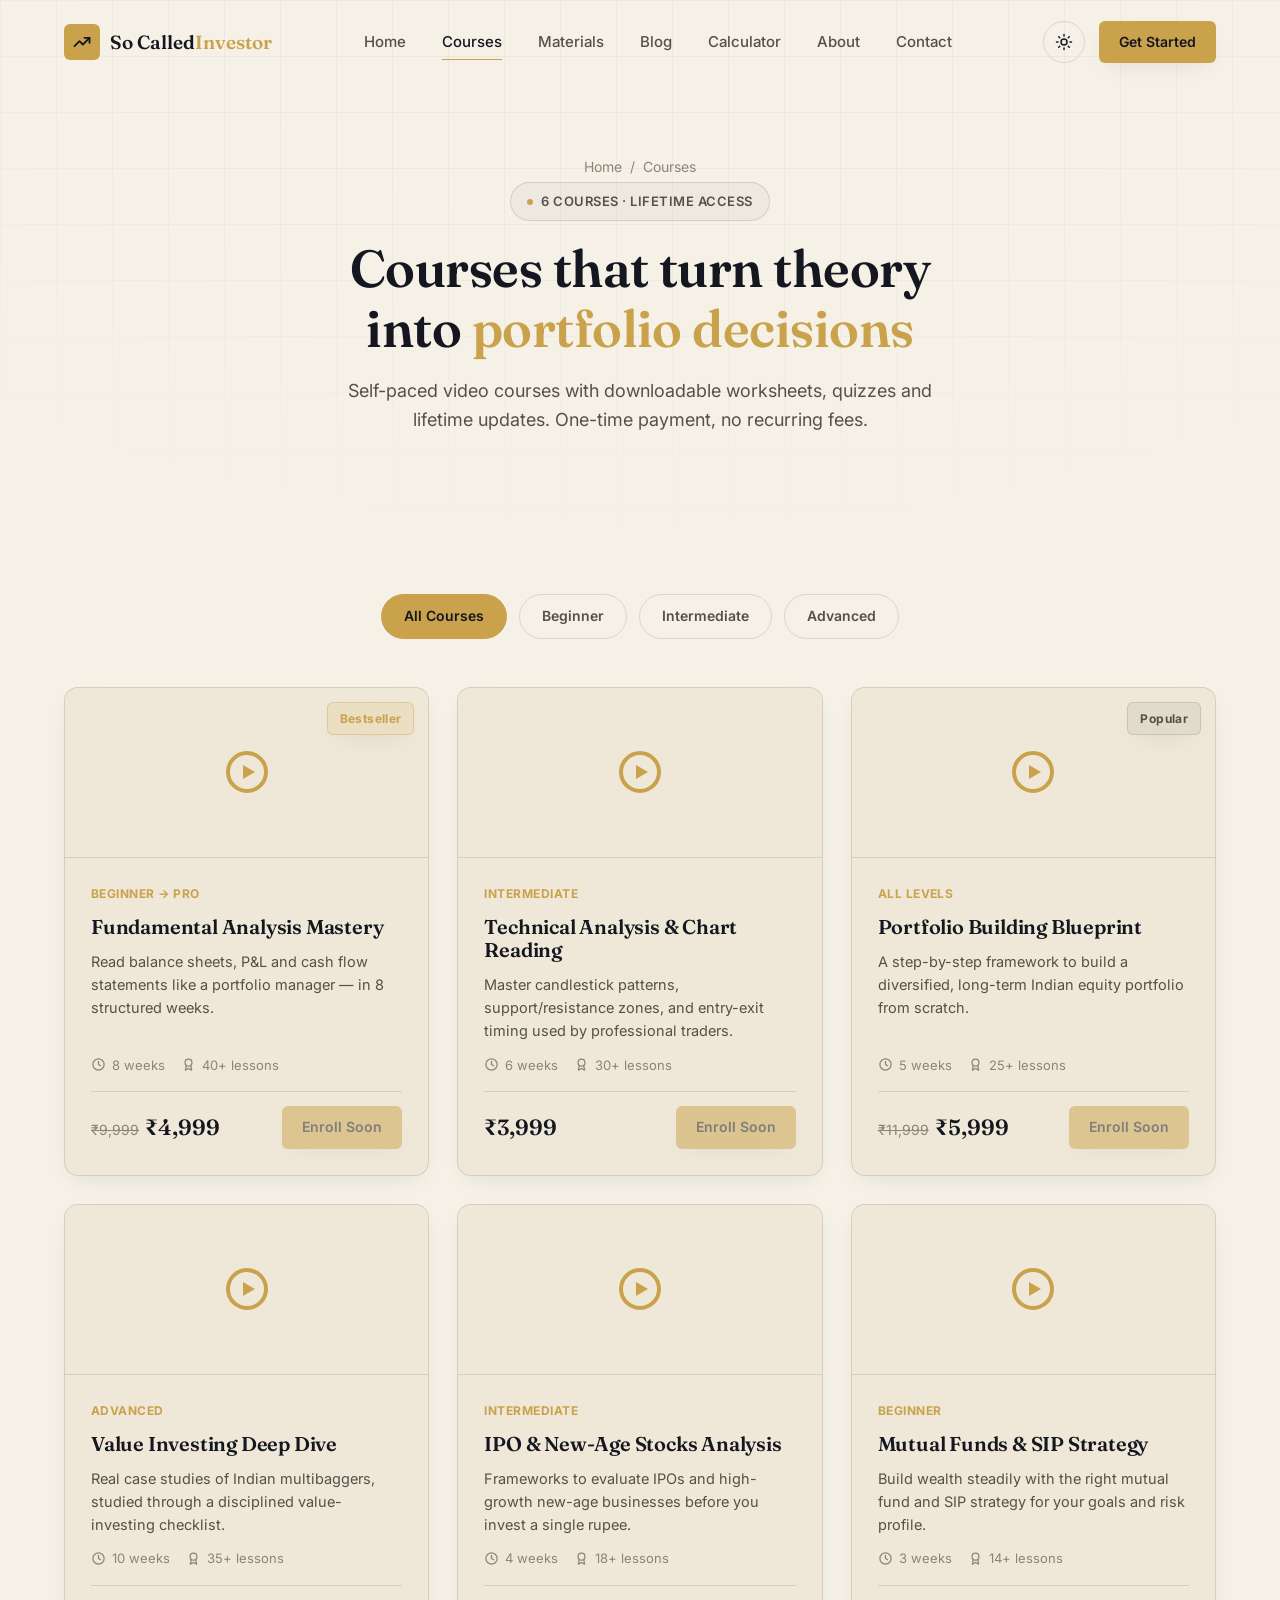
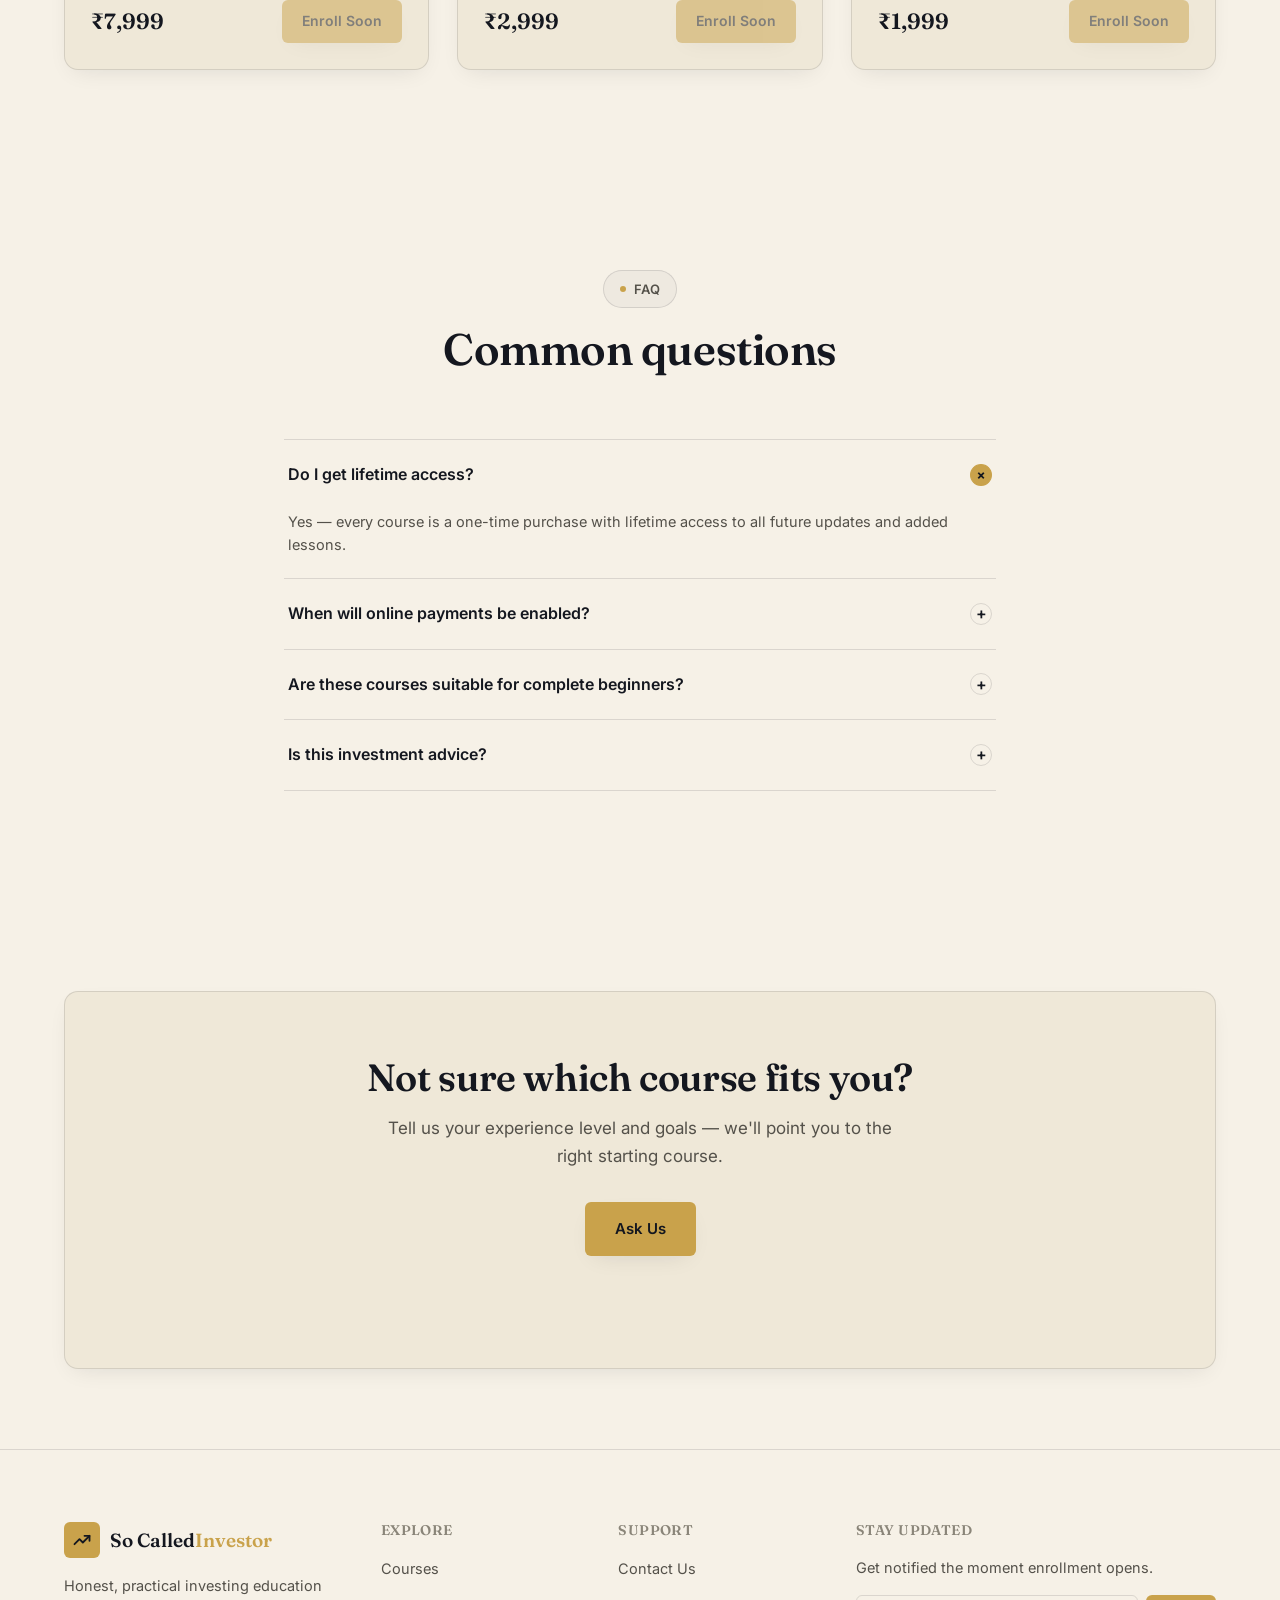
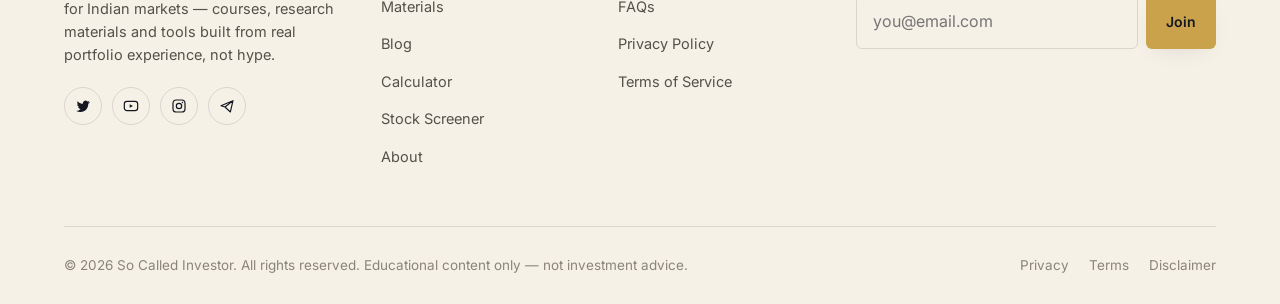
<file: website/courses.html>
<!DOCTYPE html>
<html lang="en">
<head>
<meta charset="UTF-8">
<meta name="viewport" content="width=device-width, initial-scale=1.0">
<title>Courses — So Called Investor</title>
<meta name="description" content="Premium courses on fundamental analysis, technical analysis, portfolio building and value investing for Indian markets.">
<link rel="icon" href="data:image/svg+xml,<svg xmlns=%22http://www.w3.org/2000/svg%22 viewBox=%220 0 24 24%22><rect width=%2224%22 height=%2224%22 rx=%226%22 fill=%22%23C9A24B%22/><path d=%22M4 16L9 11L13 15L20 7%22 stroke=%22%2314171F%22 stroke-width=%222.4%22 fill=%22none%22 stroke-linecap=%22round%22 stroke-linejoin=%22round%22/></svg>">
<link rel="stylesheet" href="assets/css/style.css">
</head>
<body>

<div class="grid-overlay"></div>

<nav class="navbar" id="navbar">
  <div class="container nav-inner">
    <a href="index.html" class="brand">
      <span class="brand-mark"><svg viewBox="0 0 24 24" fill="none"><path d="M3 17L9 11L13 15L21 7" stroke="#14171F" stroke-width="2.2" stroke-linecap="round" stroke-linejoin="round"/><path d="M15 7H21V13" stroke="#14171F" stroke-width="2.2" stroke-linecap="round" stroke-linejoin="round"/></svg></span>
      <span class="brand-name">So Called<span>Investor</span></span>
    </a>
    <div class="nav-links">
      <a href="index.html">Home</a>
      <a href="courses.html">Courses</a>
      <a href="materials.html">Materials</a>
      <a href="blog.html">Blog</a>
      <a href="calculator.html">Calculator</a>
      <a href="about.html">About</a>
      <a href="contact.html">Contact</a>
    </div>
    <div class="nav-actions">
      <button class="theme-toggle" aria-label="Toggle theme">
        <svg class="icon-moon" viewBox="0 0 24 24" fill="none"><path d="M21 12.79A9 9 0 1111.21 3 7 7 0 0021 12.79z" stroke="currentColor" stroke-width="2" stroke-linecap="round" stroke-linejoin="round"/></svg>
        <svg class="icon-sun" viewBox="0 0 24 24" fill="none"><circle cx="12" cy="12" r="4" stroke="currentColor" stroke-width="2"/><path d="M12 2v2M12 20v2M4.93 4.93l1.41 1.41M17.66 17.66l1.41 1.41M2 12h2M20 12h2M4.93 19.07l1.41-1.41M17.66 6.34l1.41-1.41" stroke="currentColor" stroke-width="2" stroke-linecap="round"/></svg>
      </button>
      <a href="contact.html" class="btn btn-primary btn-sm">Get Started</a>
      <button class="nav-burger" aria-label="Menu"><span></span><span></span><span></span></button>
    </div>
  </div>
</nav>
<div class="mobile-panel">
  <a href="index.html">Home</a>
  <a href="courses.html">Courses</a>
  <a href="materials.html">Materials</a>
  <a href="blog.html">Blog</a>
  <a href="calculator.html">Calculator</a>
  <a href="about.html">About</a>
  <a href="contact.html">Contact</a>
  <a href="contact.html" class="btn btn-primary btn-block">Get Started</a>
</div>

<header class="page-hero">
  <div class="container">
    <div class="breadcrumb"><a href="index.html">Home</a><span>/</span><span>Courses</span></div>
    <div class="eyebrow center" style="margin:0 auto;"><span class="dot"></span> 6 Courses · Lifetime Access</div>
    <h1>Courses that turn theory<br>into <span class="text-accent">portfolio decisions</span></h1>
    <p>Self-paced video courses with downloadable worksheets, quizzes and lifetime updates. One-time payment, no recurring fees.</p>
  </div>
</header>

<section class="section section--tight">
  <div class="container">
    <div class="filter-row">
      <button class="filter-pill active" data-filter="all">All Courses</button>
      <button class="filter-pill" data-filter="beginner">Beginner</button>
      <button class="filter-pill" data-filter="intermediate">Intermediate</button>
      <button class="filter-pill" data-filter="advanced">Advanced</button>
    </div>

    <div class="card-grid reveal-stagger">

      <article class="course-card glass tilt" data-level="beginner">
        <div class="course-thumb">
          <svg viewBox="0 0 24 24" fill="none"><circle cx="12" cy="12" r="9.5" stroke="currentColor" stroke-width="2"/><path d="M10 8.5l6 3.5-6 3.5v-7z" fill="currentColor"/></svg>
          <span class="badge badge-gold badge-float">Bestseller</span>
        </div>
        <div class="course-body">
          <span class="course-level">Beginner → Pro</span>
          <h3>Fundamental Analysis Mastery</h3>
          <p>Read balance sheets, P&amp;L and cash flow statements like a portfolio manager — in 8 structured weeks.</p>
          <div class="course-meta">
            <span><svg viewBox="0 0 24 24" fill="none"><circle cx="12" cy="12" r="9" stroke="currentColor" stroke-width="2"/><path d="M12 7v5l3.5 2" stroke="currentColor" stroke-width="2" stroke-linecap="round" stroke-linejoin="round"/></svg> 8 weeks</span>
            <span><svg viewBox="0 0 24 24" fill="none"><circle cx="12" cy="9" r="5.5" stroke="currentColor" stroke-width="2"/><path d="M8.5 13.5L7 21l5-2.5L17 21l-1.5-7.5" stroke="currentColor" stroke-width="2" stroke-linecap="round" stroke-linejoin="round"/></svg> 40+ lessons</span>
          </div>
          <div class="course-foot">
            <span class="price"><span class="old">₹9,999</span>₹4,999</span>
            <button class="btn btn-primary btn-sm" disabled title="Payments coming soon">Enroll Soon</button>
          </div>
        </div>
      </article>

      <article class="course-card glass tilt" data-level="intermediate">
        <div class="course-thumb">
          <svg viewBox="0 0 24 24" fill="none"><circle cx="12" cy="12" r="9.5" stroke="currentColor" stroke-width="2"/><path d="M10 8.5l6 3.5-6 3.5v-7z" fill="currentColor"/></svg>
        </div>
        <div class="course-body">
          <span class="course-level">Intermediate</span>
          <h3>Technical Analysis &amp; Chart Reading</h3>
          <p>Master candlestick patterns, support/resistance zones, and entry-exit timing used by professional traders.</p>
          <div class="course-meta">
            <span><svg viewBox="0 0 24 24" fill="none"><circle cx="12" cy="12" r="9" stroke="currentColor" stroke-width="2"/><path d="M12 7v5l3.5 2" stroke="currentColor" stroke-width="2" stroke-linecap="round" stroke-linejoin="round"/></svg> 6 weeks</span>
            <span><svg viewBox="0 0 24 24" fill="none"><circle cx="12" cy="9" r="5.5" stroke="currentColor" stroke-width="2"/><path d="M8.5 13.5L7 21l5-2.5L17 21l-1.5-7.5" stroke="currentColor" stroke-width="2" stroke-linecap="round" stroke-linejoin="round"/></svg> 30+ lessons</span>
          </div>
          <div class="course-foot">
            <span class="price">₹3,999</span>
            <button class="btn btn-primary btn-sm" disabled title="Payments coming soon">Enroll Soon</button>
          </div>
        </div>
      </article>

      <article class="course-card glass tilt" data-level="beginner intermediate advanced">
        <div class="course-thumb">
          <svg viewBox="0 0 24 24" fill="none"><circle cx="12" cy="12" r="9.5" stroke="currentColor" stroke-width="2"/><path d="M10 8.5l6 3.5-6 3.5v-7z" fill="currentColor"/></svg>
          <span class="badge badge-soon badge-float">Popular</span>
        </div>
        <div class="course-body">
          <span class="course-level">All Levels</span>
          <h3>Portfolio Building Blueprint</h3>
          <p>A step-by-step framework to build a diversified, long-term Indian equity portfolio from scratch.</p>
          <div class="course-meta">
            <span><svg viewBox="0 0 24 24" fill="none"><circle cx="12" cy="12" r="9" stroke="currentColor" stroke-width="2"/><path d="M12 7v5l3.5 2" stroke="currentColor" stroke-width="2" stroke-linecap="round" stroke-linejoin="round"/></svg> 5 weeks</span>
            <span><svg viewBox="0 0 24 24" fill="none"><circle cx="12" cy="9" r="5.5" stroke="currentColor" stroke-width="2"/><path d="M8.5 13.5L7 21l5-2.5L17 21l-1.5-7.5" stroke="currentColor" stroke-width="2" stroke-linecap="round" stroke-linejoin="round"/></svg> 25+ lessons</span>
          </div>
          <div class="course-foot">
            <span class="price"><span class="old">₹11,999</span>₹5,999</span>
            <button class="btn btn-primary btn-sm" disabled title="Payments coming soon">Enroll Soon</button>
          </div>
        </div>
      </article>

      <article class="course-card glass tilt" data-level="advanced">
        <div class="course-thumb">
          <svg viewBox="0 0 24 24" fill="none"><circle cx="12" cy="12" r="9.5" stroke="currentColor" stroke-width="2"/><path d="M10 8.5l6 3.5-6 3.5v-7z" fill="currentColor"/></svg>
        </div>
        <div class="course-body">
          <span class="course-level">Advanced</span>
          <h3>Value Investing Deep Dive</h3>
          <p>Real case studies of Indian multibaggers, studied through a disciplined value-investing checklist.</p>
          <div class="course-meta">
            <span><svg viewBox="0 0 24 24" fill="none"><circle cx="12" cy="12" r="9" stroke="currentColor" stroke-width="2"/><path d="M12 7v5l3.5 2" stroke="currentColor" stroke-width="2" stroke-linecap="round" stroke-linejoin="round"/></svg> 10 weeks</span>
            <span><svg viewBox="0 0 24 24" fill="none"><circle cx="12" cy="9" r="5.5" stroke="currentColor" stroke-width="2"/><path d="M8.5 13.5L7 21l5-2.5L17 21l-1.5-7.5" stroke="currentColor" stroke-width="2" stroke-linecap="round" stroke-linejoin="round"/></svg> 35+ lessons</span>
          </div>
          <div class="course-foot">
            <span class="price">₹7,999</span>
            <button class="btn btn-primary btn-sm" disabled title="Payments coming soon">Enroll Soon</button>
          </div>
        </div>
      </article>

      <article class="course-card glass tilt" data-level="intermediate">
        <div class="course-thumb">
          <svg viewBox="0 0 24 24" fill="none"><circle cx="12" cy="12" r="9.5" stroke="currentColor" stroke-width="2"/><path d="M10 8.5l6 3.5-6 3.5v-7z" fill="currentColor"/></svg>
        </div>
        <div class="course-body">
          <span class="course-level">Intermediate</span>
          <h3>IPO &amp; New-Age Stocks Analysis</h3>
          <p>Frameworks to evaluate IPOs and high-growth new-age businesses before you invest a single rupee.</p>
          <div class="course-meta">
            <span><svg viewBox="0 0 24 24" fill="none"><circle cx="12" cy="12" r="9" stroke="currentColor" stroke-width="2"/><path d="M12 7v5l3.5 2" stroke="currentColor" stroke-width="2" stroke-linecap="round" stroke-linejoin="round"/></svg> 4 weeks</span>
            <span><svg viewBox="0 0 24 24" fill="none"><circle cx="12" cy="9" r="5.5" stroke="currentColor" stroke-width="2"/><path d="M8.5 13.5L7 21l5-2.5L17 21l-1.5-7.5" stroke="currentColor" stroke-width="2" stroke-linecap="round" stroke-linejoin="round"/></svg> 18+ lessons</span>
          </div>
          <div class="course-foot">
            <span class="price">₹2,999</span>
            <button class="btn btn-primary btn-sm" disabled title="Payments coming soon">Enroll Soon</button>
          </div>
        </div>
      </article>

      <article class="course-card glass tilt" data-level="beginner">
        <div class="course-thumb">
          <svg viewBox="0 0 24 24" fill="none"><circle cx="12" cy="12" r="9.5" stroke="currentColor" stroke-width="2"/><path d="M10 8.5l6 3.5-6 3.5v-7z" fill="currentColor"/></svg>
        </div>
        <div class="course-body">
          <span class="course-level">Beginner</span>
          <h3>Mutual Funds &amp; SIP Strategy</h3>
          <p>Build wealth steadily with the right mutual fund and SIP strategy for your goals and risk profile.</p>
          <div class="course-meta">
            <span><svg viewBox="0 0 24 24" fill="none"><circle cx="12" cy="12" r="9" stroke="currentColor" stroke-width="2"/><path d="M12 7v5l3.5 2" stroke="currentColor" stroke-width="2" stroke-linecap="round" stroke-linejoin="round"/></svg> 3 weeks</span>
            <span><svg viewBox="0 0 24 24" fill="none"><circle cx="12" cy="9" r="5.5" stroke="currentColor" stroke-width="2"/><path d="M8.5 13.5L7 21l5-2.5L17 21l-1.5-7.5" stroke="currentColor" stroke-width="2" stroke-linecap="round" stroke-linejoin="round"/></svg> 14+ lessons</span>
          </div>
          <div class="course-foot">
            <span class="price">₹1,999</span>
            <button class="btn btn-primary btn-sm" disabled title="Payments coming soon">Enroll Soon</button>
          </div>
        </div>
      </article>

    </div>
  </div>
</section>

<!-- FAQ -->
<section class="section">
  <div class="container" style="max-width:760px;">
    <div class="section-head reveal">
      <div class="eyebrow"><span class="dot"></span> FAQ</div>
      <h2>Common questions</h2>
    </div>
    <div class="reveal">
      <div class="accordion-item open">
        <button class="accordion-head">Do I get lifetime access? <span class="plus">+</span></button>
        <div class="accordion-body" style="max-height:200px;"><p>Yes — every course is a one-time purchase with lifetime access to all future updates and added lessons.</p></div>
      </div>
      <div class="accordion-item">
        <button class="accordion-head">When will online payments be enabled? <span class="plus">+</span></button>
        <div class="accordion-body"><p>We're finalizing secure checkout with automatic payment verification. Enrollment will open as soon as it's live — join the newsletter to get notified first.</p></div>
      </div>
      <div class="accordion-item">
        <button class="accordion-head">Are these courses suitable for complete beginners? <span class="plus">+</span></button>
        <div class="accordion-body"><p>Yes. Each course lists its level clearly, and beginner courses start from the absolute basics with no prior market knowledge assumed.</p></div>
      </div>
      <div class="accordion-item">
        <button class="accordion-head">Is this investment advice? <span class="plus">+</span></button>
        <div class="accordion-body"><p>No. All content is for educational purposes only. Please do your own research or consult a SEBI-registered advisor before investing.</p></div>
      </div>
    </div>
  </div>
</section>

<section class="section section--tight">
  <div class="container">
    <div class="cta-band glass reveal">
      <h2>Not sure which course fits you?</h2>
      <p>Tell us your experience level and goals — we'll point you to the right starting course.</p>
      <div class="hero-actions" style="justify-content:center;">
        <a href="contact.html" class="btn btn-primary">Ask Us</a>
      </div>
    </div>
  </div>
</section>

<footer class="site-footer">
  <div class="container">
    <div class="footer-grid">
      <div class="footer-brand">
        <a href="index.html" class="brand">
          <span class="brand-mark"><svg viewBox="0 0 24 24" fill="none"><path d="M3 17L9 11L13 15L21 7" stroke="#14171F" stroke-width="2.2" stroke-linecap="round" stroke-linejoin="round"/><path d="M15 7H21V13" stroke="#14171F" stroke-width="2.2" stroke-linecap="round" stroke-linejoin="round"/></svg></span>
          <span class="brand-name">So Called<span>Investor</span></span>
        </a>
        <p>Honest, practical investing education for Indian markets — courses, research materials and tools built from real portfolio experience, not hype.</p>
        <div class="social-row">
          <a href="#" aria-label="Twitter"><svg viewBox="0 0 24 24" fill="none"><path d="M22 5.9c-.8.35-1.6.6-2.5.7.9-.55 1.6-1.4 1.9-2.4-.85.5-1.8.85-2.8 1a4 4 0 00-6.8 3.6c-3.2-.15-6-1.7-7.9-4.1-.35.6-.5 1.3-.5 2 0 1.4.7 2.6 1.8 3.3-.7 0-1.3-.2-1.9-.5 0 1.95 1.4 3.6 3.2 4-.35.1-.7.15-1.1.15-.25 0-.5 0-.75-.07.5 1.6 2 2.75 3.7 2.78A8.1 8.1 0 012 19.5 11.4 11.4 0 008.3 21c7.5 0 11.6-6.3 11.6-11.7v-.55c.8-.55 1.5-1.3 2.1-2.15z" fill="currentColor"/></svg></a>
          <a href="#" aria-label="YouTube"><svg viewBox="0 0 24 24" fill="none"><rect x="2" y="5" width="20" height="14" rx="4" stroke="currentColor" stroke-width="1.8"/><path d="M10 9.5l5 2.5-5 2.5v-5z" fill="currentColor"/></svg></a>
          <a href="#" aria-label="Instagram"><svg viewBox="0 0 24 24" fill="none"><rect x="3" y="3" width="18" height="18" rx="5" stroke="currentColor" stroke-width="1.8"/><circle cx="12" cy="12" r="4" stroke="currentColor" stroke-width="1.8"/><circle cx="17.2" cy="6.8" r="1.1" fill="currentColor"/></svg></a>
          <a href="#" aria-label="Telegram"><svg viewBox="0 0 24 24" fill="none"><path d="M21 4L3 11.5l6 2M21 4L17 21l-8-7.5M21 4L9 13.5" stroke="currentColor" stroke-width="1.7" stroke-linecap="round" stroke-linejoin="round"/></svg></a>
        </div>
      </div>
      <div class="footer-col">
        <h4>Explore</h4>
        <ul>
          <li><a href="courses.html">Courses</a></li>
          <li><a href="materials.html">Materials</a></li>
          <li><a href="blog.html">Blog</a></li>
          <li><a href="calculator.html">Calculator</a></li>
          <li><a href="../index.html">Stock Screener</a></li>
          <li><a href="about.html">About</a></li>
        </ul>
      </div>
      <div class="footer-col">
        <h4>Support</h4>
        <ul>
          <li><a href="contact.html">Contact Us</a></li>
          <li><a href="contact.html">FAQs</a></li>
          <li><a href="#">Privacy Policy</a></li>
          <li><a href="#">Terms of Service</a></li>
        </ul>
      </div>
      <div class="footer-col">
        <h4>Stay Updated</h4>
        <p class="muted" style="font-size:14.5px;margin-bottom:4px;">Get notified the moment enrollment opens.</p>
        <form class="newsletter-form" data-placeholder-form>
          <input type="email" placeholder="you@email.com" required>
          <button class="btn btn-primary btn-sm" type="submit">Join</button>
        </form>
        <div class="form-msg" data-success="You're on the list! 🎉"></div>
      </div>
    </div>
    <div class="footer-bottom">
      <span>© 2026 So Called Investor. All rights reserved. Educational content only — not investment advice.</span>
      <div class="legal-links"><a href="#">Privacy</a><a href="#">Terms</a><a href="#">Disclaimer</a></div>
    </div>
  </div>
</footer>

<button class="back-to-top glass" aria-label="Back to top">
  <svg viewBox="0 0 24 24" fill="none"><path d="M12 19V5M5 12l7-7 7 7" stroke="currentColor" stroke-width="2" stroke-linecap="round" stroke-linejoin="round"/></svg>
</button>

<script src="assets/js/main.js"></script>
</body>
</html>
</file>
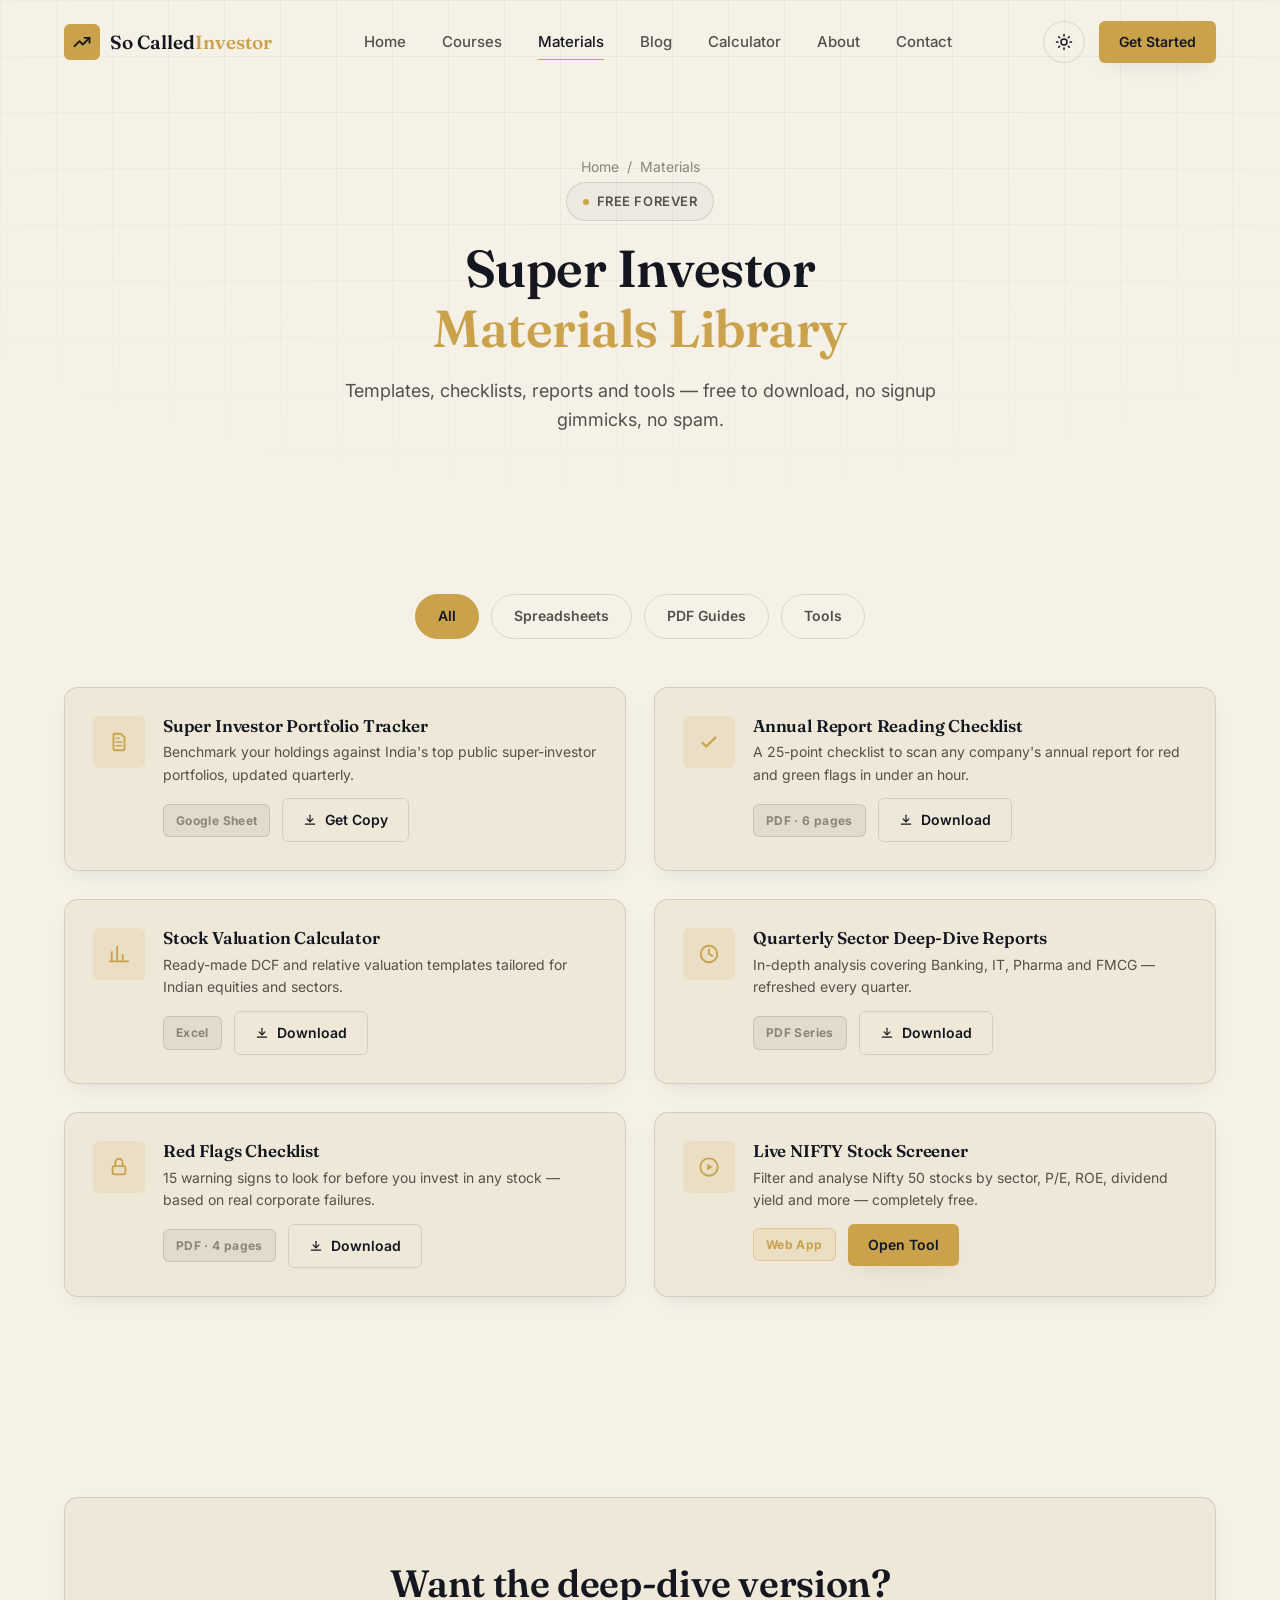
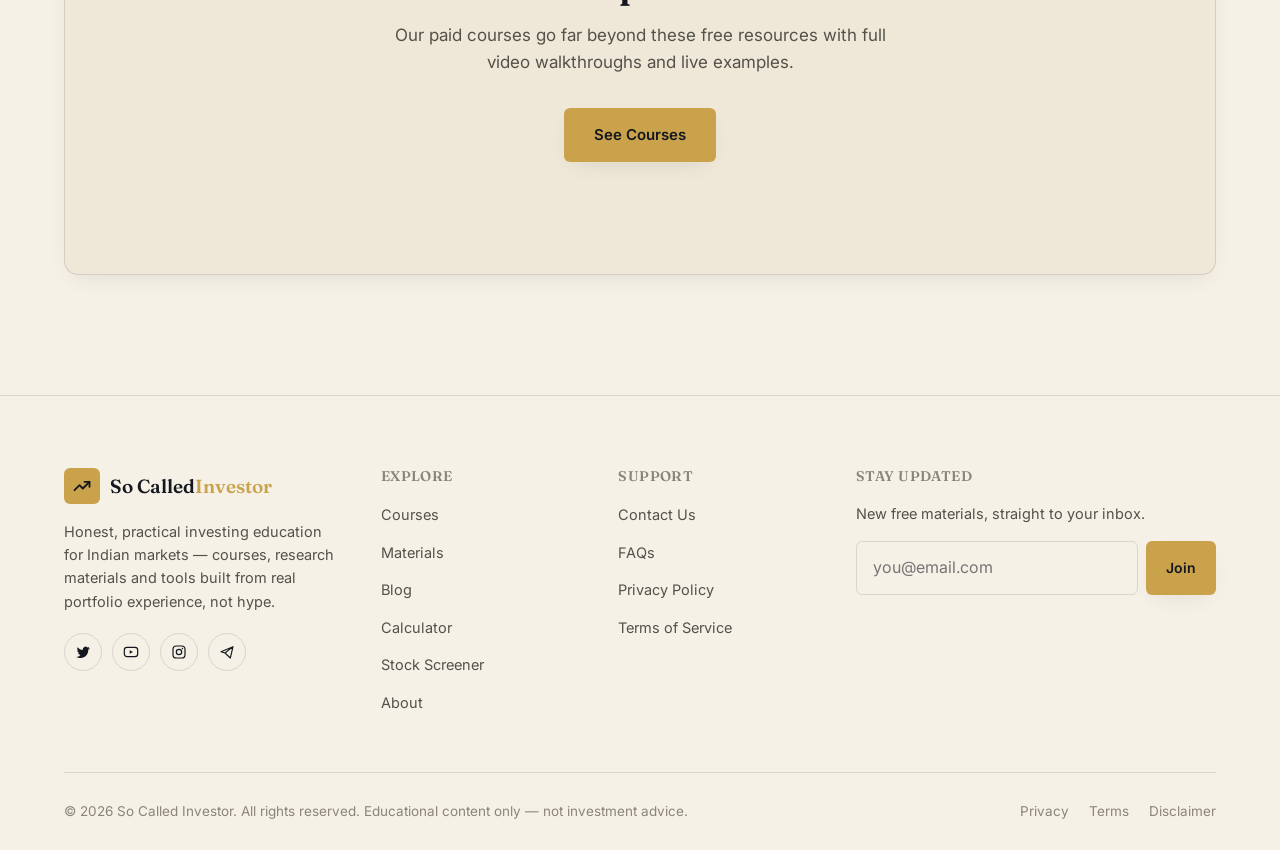
<file: website/materials.html>
<!DOCTYPE html>
<html lang="en">
<head>
<meta charset="UTF-8">
<meta name="viewport" content="width=device-width, initial-scale=1.0">
<title>Super Investor Materials — So Called Investor</title>
<meta name="description" content="Free downloadable templates, checklists and tools for Indian stock market investors.">
<link rel="icon" href="data:image/svg+xml,<svg xmlns=%22http://www.w3.org/2000/svg%22 viewBox=%220 0 24 24%22><rect width=%2224%22 height=%2224%22 rx=%226%22 fill=%22%23C9A24B%22/><path d=%22M4 16L9 11L13 15L20 7%22 stroke=%22%2314171F%22 stroke-width=%222.4%22 fill=%22none%22 stroke-linecap=%22round%22 stroke-linejoin=%22round%22/></svg>">
<link rel="stylesheet" href="assets/css/style.css">
</head>
<body>

<div class="grid-overlay"></div>

<nav class="navbar" id="navbar">
  <div class="container nav-inner">
    <a href="index.html" class="brand">
      <span class="brand-mark"><svg viewBox="0 0 24 24" fill="none"><path d="M3 17L9 11L13 15L21 7" stroke="#14171F" stroke-width="2.2" stroke-linecap="round" stroke-linejoin="round"/><path d="M15 7H21V13" stroke="#14171F" stroke-width="2.2" stroke-linecap="round" stroke-linejoin="round"/></svg></span>
      <span class="brand-name">So Called<span>Investor</span></span>
    </a>
    <div class="nav-links">
      <a href="index.html">Home</a>
      <a href="courses.html">Courses</a>
      <a href="materials.html">Materials</a>
      <a href="blog.html">Blog</a>
      <a href="calculator.html">Calculator</a>
      <a href="about.html">About</a>
      <a href="contact.html">Contact</a>
    </div>
    <div class="nav-actions">
      <button class="theme-toggle" aria-label="Toggle theme">
        <svg class="icon-moon" viewBox="0 0 24 24" fill="none"><path d="M21 12.79A9 9 0 1111.21 3 7 7 0 0021 12.79z" stroke="currentColor" stroke-width="2" stroke-linecap="round" stroke-linejoin="round"/></svg>
        <svg class="icon-sun" viewBox="0 0 24 24" fill="none"><circle cx="12" cy="12" r="4" stroke="currentColor" stroke-width="2"/><path d="M12 2v2M12 20v2M4.93 4.93l1.41 1.41M17.66 17.66l1.41 1.41M2 12h2M20 12h2M4.93 19.07l1.41-1.41M17.66 6.34l1.41-1.41" stroke="currentColor" stroke-width="2" stroke-linecap="round"/></svg>
      </button>
      <a href="contact.html" class="btn btn-primary btn-sm">Get Started</a>
      <button class="nav-burger" aria-label="Menu"><span></span><span></span><span></span></button>
    </div>
  </div>
</nav>
<div class="mobile-panel">
  <a href="index.html">Home</a>
  <a href="courses.html">Courses</a>
  <a href="materials.html">Materials</a>
  <a href="blog.html">Blog</a>
  <a href="calculator.html">Calculator</a>
  <a href="about.html">About</a>
  <a href="contact.html">Contact</a>
  <a href="contact.html" class="btn btn-primary btn-block">Get Started</a>
</div>

<header class="page-hero">
  <div class="container">
    <div class="breadcrumb"><a href="index.html">Home</a><span>/</span><span>Materials</span></div>
    <div class="eyebrow center" style="margin:0 auto;"><span class="dot"></span> Free Forever</div>
    <h1>Super Investor<br><span class="text-accent">Materials Library</span></h1>
    <p>Templates, checklists, reports and tools — free to download, no signup gimmicks, no spam.</p>
  </div>
</header>

<section class="section section--tight">
  <div class="container">
    <div class="filter-row">
      <button class="filter-pill active" data-filter="all">All</button>
      <button class="filter-pill" data-filter="sheet">Spreadsheets</button>
      <button class="filter-pill" data-filter="pdf">PDF Guides</button>
      <button class="filter-pill" data-filter="tool">Tools</button>
    </div>

    <div class="card-grid card-grid--2 reveal-stagger">

      <div class="material-card glass" data-level="sheet">
        <div class="material-icon"><svg viewBox="0 0 24 24" fill="none"><path d="M7 3h7l4 4v13a1 1 0 01-1 1H7a1 1 0 01-1-1V4a1 1 0 011-1z" stroke="currentColor" stroke-width="2" stroke-linejoin="round"/><path d="M9 12h6M9 16h6M9 8h3" stroke="currentColor" stroke-width="1.6" stroke-linecap="round"/></svg></div>
        <div>
          <h3>Super Investor Portfolio Tracker</h3>
          <p>Benchmark your holdings against India's top public super-investor portfolios, updated quarterly.</p>
          <div class="material-foot">
            <span class="badge">Google Sheet</span>
            <a href="#" class="btn btn-ghost btn-sm"><svg viewBox="0 0 24 24" fill="none" style="width:14px;height:14px;"><path d="M12 4v11" stroke="currentColor" stroke-width="2" stroke-linecap="round"/><path d="M7 10l5 5 5-5" stroke="currentColor" stroke-width="2" stroke-linecap="round" stroke-linejoin="round"/><path d="M4 19h16" stroke="currentColor" stroke-width="2" stroke-linecap="round"/></svg> Get Copy</a>
          </div>
        </div>
      </div>

      <div class="material-card glass" data-level="pdf">
        <div class="material-icon"><svg viewBox="0 0 24 24" fill="none"><path d="M5 13l4 4L19 7" stroke="currentColor" stroke-width="2.4" stroke-linecap="round" stroke-linejoin="round"/></svg></div>
        <div>
          <h3>Annual Report Reading Checklist</h3>
          <p>A 25-point checklist to scan any company's annual report for red and green flags in under an hour.</p>
          <div class="material-foot">
            <span class="badge">PDF · 6 pages</span>
            <a href="#" class="btn btn-ghost btn-sm"><svg viewBox="0 0 24 24" fill="none" style="width:14px;height:14px;"><path d="M12 4v11" stroke="currentColor" stroke-width="2" stroke-linecap="round"/><path d="M7 10l5 5 5-5" stroke="currentColor" stroke-width="2" stroke-linecap="round" stroke-linejoin="round"/><path d="M4 19h16" stroke="currentColor" stroke-width="2" stroke-linecap="round"/></svg> Download</a>
          </div>
        </div>
      </div>

      <div class="material-card glass" data-level="sheet">
        <div class="material-icon"><svg viewBox="0 0 24 24" fill="none"><path d="M4 20V10M10 20V4M16 20v-7M22 20H2" stroke="currentColor" stroke-width="2" stroke-linecap="round"/></svg></div>
        <div>
          <h3>Stock Valuation Calculator</h3>
          <p>Ready-made DCF and relative valuation templates tailored for Indian equities and sectors.</p>
          <div class="material-foot">
            <span class="badge">Excel</span>
            <a href="#" class="btn btn-ghost btn-sm"><svg viewBox="0 0 24 24" fill="none" style="width:14px;height:14px;"><path d="M12 4v11" stroke="currentColor" stroke-width="2" stroke-linecap="round"/><path d="M7 10l5 5 5-5" stroke="currentColor" stroke-width="2" stroke-linecap="round" stroke-linejoin="round"/><path d="M4 19h16" stroke="currentColor" stroke-width="2" stroke-linecap="round"/></svg> Download</a>
          </div>
        </div>
      </div>

      <div class="material-card glass" data-level="pdf">
        <div class="material-icon"><svg viewBox="0 0 24 24" fill="none"><circle cx="12" cy="12" r="9" stroke="currentColor" stroke-width="2"/><path d="M12 7v5l3.5 2" stroke="currentColor" stroke-width="2" stroke-linecap="round" stroke-linejoin="round"/></svg></div>
        <div>
          <h3>Quarterly Sector Deep-Dive Reports</h3>
          <p>In-depth analysis covering Banking, IT, Pharma and FMCG — refreshed every quarter.</p>
          <div class="material-foot">
            <span class="badge">PDF Series</span>
            <a href="#" class="btn btn-ghost btn-sm"><svg viewBox="0 0 24 24" fill="none" style="width:14px;height:14px;"><path d="M12 4v11" stroke="currentColor" stroke-width="2" stroke-linecap="round"/><path d="M7 10l5 5 5-5" stroke="currentColor" stroke-width="2" stroke-linecap="round" stroke-linejoin="round"/><path d="M4 19h16" stroke="currentColor" stroke-width="2" stroke-linecap="round"/></svg> Download</a>
          </div>
        </div>
      </div>

      <div class="material-card glass" data-level="pdf">
        <div class="material-icon"><svg viewBox="0 0 24 24" fill="none"><rect x="5" y="11" width="14" height="9" rx="2" stroke="currentColor" stroke-width="2"/><path d="M8 11V7a4 4 0 018 0v4" stroke="currentColor" stroke-width="2"/></svg></div>
        <div>
          <h3>Red Flags Checklist</h3>
          <p>15 warning signs to look for before you invest in any stock — based on real corporate failures.</p>
          <div class="material-foot">
            <span class="badge">PDF · 4 pages</span>
            <a href="#" class="btn btn-ghost btn-sm"><svg viewBox="0 0 24 24" fill="none" style="width:14px;height:14px;"><path d="M12 4v11" stroke="currentColor" stroke-width="2" stroke-linecap="round"/><path d="M7 10l5 5 5-5" stroke="currentColor" stroke-width="2" stroke-linecap="round" stroke-linejoin="round"/><path d="M4 19h16" stroke="currentColor" stroke-width="2" stroke-linecap="round"/></svg> Download</a>
          </div>
        </div>
      </div>

      <div class="material-card glass" data-level="tool">
        <div class="material-icon"><svg viewBox="0 0 24 24" fill="none"><circle cx="12" cy="12" r="9.5" stroke="currentColor" stroke-width="2"/><path d="M10 8.5l6 3.5-6 3.5v-7z" fill="currentColor"/></svg></div>
        <div>
          <h3>Live NIFTY Stock Screener</h3>
          <p>Filter and analyse Nifty 50 stocks by sector, P/E, ROE, dividend yield and more — completely free.</p>
          <div class="material-foot">
            <span class="badge badge-gold">Web App</span>
            <a href="../index.html" class="btn btn-primary btn-sm">Open Tool</a>
          </div>
        </div>
      </div>

    </div>
  </div>
</section>

<section class="section">
  <div class="container">
    <div class="cta-band glass reveal">
      <h2>Want the deep-dive version?</h2>
      <p>Our paid courses go far beyond these free resources with full video walkthroughs and live examples.</p>
      <div class="hero-actions" style="justify-content:center;">
        <a href="courses.html" class="btn btn-primary">See Courses</a>
      </div>
    </div>
  </div>
</section>

<footer class="site-footer">
  <div class="container">
    <div class="footer-grid">
      <div class="footer-brand">
        <a href="index.html" class="brand">
          <span class="brand-mark"><svg viewBox="0 0 24 24" fill="none"><path d="M3 17L9 11L13 15L21 7" stroke="#14171F" stroke-width="2.2" stroke-linecap="round" stroke-linejoin="round"/><path d="M15 7H21V13" stroke="#14171F" stroke-width="2.2" stroke-linecap="round" stroke-linejoin="round"/></svg></span>
          <span class="brand-name">So Called<span>Investor</span></span>
        </a>
        <p>Honest, practical investing education for Indian markets — courses, research materials and tools built from real portfolio experience, not hype.</p>
        <div class="social-row">
          <a href="#" aria-label="Twitter"><svg viewBox="0 0 24 24" fill="none"><path d="M22 5.9c-.8.35-1.6.6-2.5.7.9-.55 1.6-1.4 1.9-2.4-.85.5-1.8.85-2.8 1a4 4 0 00-6.8 3.6c-3.2-.15-6-1.7-7.9-4.1-.35.6-.5 1.3-.5 2 0 1.4.7 2.6 1.8 3.3-.7 0-1.3-.2-1.9-.5 0 1.95 1.4 3.6 3.2 4-.35.1-.7.15-1.1.15-.25 0-.5 0-.75-.07.5 1.6 2 2.75 3.7 2.78A8.1 8.1 0 012 19.5 11.4 11.4 0 008.3 21c7.5 0 11.6-6.3 11.6-11.7v-.55c.8-.55 1.5-1.3 2.1-2.15z" fill="currentColor"/></svg></a>
          <a href="#" aria-label="YouTube"><svg viewBox="0 0 24 24" fill="none"><rect x="2" y="5" width="20" height="14" rx="4" stroke="currentColor" stroke-width="1.8"/><path d="M10 9.5l5 2.5-5 2.5v-5z" fill="currentColor"/></svg></a>
          <a href="#" aria-label="Instagram"><svg viewBox="0 0 24 24" fill="none"><rect x="3" y="3" width="18" height="18" rx="5" stroke="currentColor" stroke-width="1.8"/><circle cx="12" cy="12" r="4" stroke="currentColor" stroke-width="1.8"/><circle cx="17.2" cy="6.8" r="1.1" fill="currentColor"/></svg></a>
          <a href="#" aria-label="Telegram"><svg viewBox="0 0 24 24" fill="none"><path d="M21 4L3 11.5l6 2M21 4L17 21l-8-7.5M21 4L9 13.5" stroke="currentColor" stroke-width="1.7" stroke-linecap="round" stroke-linejoin="round"/></svg></a>
        </div>
      </div>
      <div class="footer-col">
        <h4>Explore</h4>
        <ul>
          <li><a href="courses.html">Courses</a></li>
          <li><a href="materials.html">Materials</a></li>
          <li><a href="blog.html">Blog</a></li>
          <li><a href="calculator.html">Calculator</a></li>
          <li><a href="../index.html">Stock Screener</a></li>
          <li><a href="about.html">About</a></li>
        </ul>
      </div>
      <div class="footer-col">
        <h4>Support</h4>
        <ul>
          <li><a href="contact.html">Contact Us</a></li>
          <li><a href="contact.html">FAQs</a></li>
          <li><a href="#">Privacy Policy</a></li>
          <li><a href="#">Terms of Service</a></li>
        </ul>
      </div>
      <div class="footer-col">
        <h4>Stay Updated</h4>
        <p class="muted" style="font-size:14.5px;margin-bottom:4px;">New free materials, straight to your inbox.</p>
        <form class="newsletter-form" data-placeholder-form>
          <input type="email" placeholder="you@email.com" required>
          <button class="btn btn-primary btn-sm" type="submit">Join</button>
        </form>
        <div class="form-msg" data-success="You're on the list! 🎉"></div>
      </div>
    </div>
    <div class="footer-bottom">
      <span>© 2026 So Called Investor. All rights reserved. Educational content only — not investment advice.</span>
      <div class="legal-links"><a href="#">Privacy</a><a href="#">Terms</a><a href="#">Disclaimer</a></div>
    </div>
  </div>
</footer>

<button class="back-to-top glass" aria-label="Back to top">
  <svg viewBox="0 0 24 24" fill="none"><path d="M12 19V5M5 12l7-7 7 7" stroke="currentColor" stroke-width="2" stroke-linecap="round" stroke-linejoin="round"/></svg>
</button>

<script src="assets/js/main.js"></script>
</body>
</html>
</file>
<file: screener_styles.css>
* {
    margin: 0;
    padding: 0;
    box-sizing: border-box;
}

:root {
    --bg-primary: #f8f9fa;
    --bg-secondary: #ffffff;
    --bg-sidebar: #ffffff;
    --border-color: #dee2e6;
    --text-primary: #212529;
    --text-secondary: #6c757d;
    --text-muted: #adb5bd;

    --primary-color: #0d6efd;
    --success-color: #198754;
    --danger-color: #dc3545;
    --warning-color: #ffc107;

    --shadow-sm: 0 1px 2px rgba(0, 0, 0, 0.05);
    --shadow-md: 0 2px 4px rgba(0, 0, 0, 0.08);
    --shadow-lg: 0 4px 8px rgba(0, 0, 0, 0.12);
}

/* Dark Mode */
body.dark-mode {
    --bg-primary: #1a1a1a;
    --bg-secondary: #2d2d2d;
    --bg-sidebar: #252525;
    --border-color: #404040;
    --text-primary: #e4e4e7;
    --text-secondary: #a1a1aa;
    --text-muted: #71717a;

    --shadow-sm: 0 1px 2px rgba(0, 0, 0, 0.3);
    --shadow-md: 0 2px 4px rgba(0, 0, 0, 0.4);
    --shadow-lg: 0 4px 8px rgba(0, 0, 0, 0.5);
}

body {
    font-family: -apple-system, BlinkMacSystemFont, 'Segoe UI', Roboto, 'Helvetica Neue', Arial, sans-serif;
    background: var(--bg-primary);
    color: var(--text-primary);
    font-size: 14px;
    line-height: 1.5;
}

.app-container {
    display: flex;
    height: 100vh;
    overflow: hidden;
}

/* Sidebar */
.sidebar {
    width: 280px;
    background: var(--bg-sidebar);
    border-right: 1px solid var(--border-color);
    overflow-y: auto;
    flex-shrink: 0;
}

.sidebar-header {
    padding: 1rem;
    border-bottom: 1px solid var(--border-color);
    display: flex;
    justify-content: space-between;
    align-items: center;
    position: sticky;
    top: 0;
    background: var(--bg-sidebar);
    z-index: 10;
}

.sidebar-header h2 {
    font-size: 1.1rem;
    font-weight: 600;
}

.reset-all-btn {
    padding: 0.4rem 0.8rem;
    background: var(--danger-color);
    color: white;
    border: none;
    border-radius: 4px;
    font-size: 0.75rem;
    cursor: pointer;
    font-weight: 500;
}

.reset-all-btn:hover {
    opacity: 0.9;
}

.filter-section {
    padding: 1rem;
    border-bottom: 1px solid var(--border-color);
}

.filter-section h3 {
    font-size: 0.85rem;
    font-weight: 600;
    margin-bottom: 0.75rem;
    text-transform: uppercase;
    color: var(--text-secondary);
    letter-spacing: 0.5px;
}

.filter-select {
    width: 100%;
    padding: 0.5rem;
    border: 1px solid var(--border-color);
    border-radius: 4px;
    font-size: 0.875rem;
    background: white;
}

.range-inputs {
    display: grid;
    grid-template-columns: 1fr 1fr;
    gap: 0.5rem;
    margin-bottom: 0.5rem;
}

.range-inputs input {
    padding: 0.5rem;
    border: 1px solid var(--border-color);
    border-radius: 4px;
    font-size: 0.875rem;
}

.quick-filters {
    display: flex;
    flex-wrap: wrap;
    gap: 0.4rem;
}

.quick-filters button {
    padding: 0.4rem 0.6rem;
    background: var(--bg-primary);
    border: 1px solid var(--border-color);
    border-radius: 4px;
    font-size: 0.75rem;
    cursor: pointer;
    flex: 1;
    min-width: 70px;
}

.quick-filters button:hover {
    background: var(--primary-color);
    color: white;
    border-color: var(--primary-color);
}

.checkbox-group {
    display: flex;
    flex-direction: column;
    gap: 0.5rem;
}

.checkbox-group label {
    display: flex;
    align-items: center;
    gap: 0.5rem;
    font-size: 0.875rem;
    cursor: pointer;
}

/* Main Content */
.main-content {
    flex: 1;
    display: flex;
    flex-direction: column;
    overflow: hidden;
}

/* Header */
.app-header {
    background: var(--bg-secondary);
    border-bottom: 1px solid var(--border-color);
    padding: 1rem 1.5rem;
    display: flex;
    justify-content: space-between;
    align-items: center;
}

.header-left h1 {
    font-size: 1.5rem;
    font-weight: 700;
    margin-bottom: 0.25rem;
}

.subtitle {
    font-size: 0.875rem;
    color: var(--text-secondary);
}

.header-right {
    display: flex;
    gap: 1rem;
    align-items: center;
}

.search-input {
    padding: 0.6rem 1rem;
    border: 1px solid var(--border-color);
    border-radius: 6px;
    font-size: 0.875rem;
    width: 300px;
    background: var(--bg-secondary);
    color: var(--text-primary);
}

.ticker-lookup-container {
    position: relative;
    display: flex;
    gap: 0.4rem;
    align-items: center;
}

.ticker-lookup-container .search-input {
    width: 200px;
}

.ticker-lookup-btn {
    padding: 0.6rem 0.8rem;
    background: var(--bg-primary);
    border: 1px solid var(--border-color);
    border-radius: 6px;
    cursor: pointer;
    font-size: 1rem;
    transition: all 0.2s;
}

.ticker-lookup-btn:hover {
    background: var(--border-color);
}

.ticker-lookup-error {
    display: none;
    position: absolute;
    top: 110%;
    left: 0;
    right: 0;
    padding: 0.4rem 0.6rem;
    background: #f8d7da;
    color: #842029;
    border-radius: 6px;
    font-size: 0.75rem;
    white-space: nowrap;
    z-index: 20;
}

.theme-toggle {
    padding: 0.6rem 1rem;
    background: var(--bg-primary);
    border: 1px solid var(--border-color);
    border-radius: 6px;
    cursor: pointer;
    font-size: 1.2rem;
    transition: all 0.2s;
}

.theme-toggle:hover {
    background: var(--border-color);
}

.update-indicator {
    display: flex;
    align-items: center;
    gap: 0.5rem;
    padding: 0.5rem 1rem;
    background: var(--bg-primary);
    border-radius: 6px;
    font-size: 0.75rem;
    color: var(--text-secondary);
}

.status-dot {
    width: 8px;
    height: 8px;
    border-radius: 50%;
    background: var(--success-color);
    animation: pulse 2s infinite;
}

@keyframes pulse {

    0%,
    100% {
        opacity: 1;
    }

    50% {
        opacity: 0.5;
    }
}

.status-dot.status-dot-offline {
    background: var(--warning-color);
}

.status-dot.status-dot-error {
    background: var(--danger-color);
    animation: none;
}

.connection-banner {
    display: none;
    align-items: center;
    justify-content: space-between;
    gap: 1rem;
    padding: 0.6rem 1.5rem;
    background: #fff3cd;
    color: #664d03;
    border-bottom: 1px solid var(--border-color);
    font-size: 0.8rem;
}

.connection-banner.error {
    background: #f8d7da;
    color: #842029;
}

.connection-banner button {
    padding: 0.35rem 0.8rem;
    border: none;
    border-radius: 4px;
    background: var(--primary-color);
    color: white;
    cursor: pointer;
    font-size: 0.75rem;
    font-weight: 600;
    white-space: nowrap;
    flex-shrink: 0;
}

.connection-banner button:hover {
    opacity: 0.9;
}

/* Summary Stats */
.summary-stats {
    display: grid;
    grid-template-columns: repeat(auto-fit, minmax(150px, 1fr));
    gap: 1rem;
    padding: 1rem 1.5rem;
    background: var(--bg-secondary);
    border-bottom: 1px solid var(--border-color);
}

.stat-card {
    padding: 0.75rem;
    background: var(--bg-primary);
    border-radius: 6px;
    border: 1px solid var(--border-color);
}

.stat-label {
    font-size: 0.75rem;
    color: var(--text-secondary);
    margin-bottom: 0.25rem;
    text-transform: uppercase;
    letter-spacing: 0.5px;
}

.stat-value {
    font-size: 1.5rem;
    font-weight: 700;
    color: var(--text-primary);
}

.stat-good {
    color: var(--success-color);
}

.stat-bad {
    color: var(--danger-color);
}

/* View Controls */
.view-controls {
    display: flex;
    justify-content: space-between;
    align-items: center;
    padding: 1rem 1.5rem;
    background: var(--bg-secondary);
    border-bottom: 2px solid var(--border-color);
}

.view-tabs {
    display: flex;
    gap: 0.5rem;
}

.tab-btn {
    padding: 0.6rem 1.2rem;
    background: transparent;
    border: 1px solid var(--border-color);
    border-radius: 6px;
    font-size: 0.875rem;
    cursor: pointer;
    font-weight: 500;
    transition: all 0.2s;
}

.tab-btn:hover {
    background: var(--bg-primary);
}

.tab-btn.active {
    background: var(--primary-color);
    color: white;
    border-color: var(--primary-color);
}

.table-controls {
    display: flex;
    gap: 0.75rem;
}

.sort-select {
    padding: 0.6rem 1rem;
    border: 1px solid var(--border-color);
    border-radius: 6px;
    font-size: 0.875rem;
    background: white;
}

.export-btn {
    padding: 0.6rem 1.2rem;
    background: var(--success-color);
    color: white;
    border: none;
    border-radius: 6px;
    font-size: 0.875rem;
    cursor: pointer;
    font-weight: 500;
}

.export-btn:hover {
    opacity: 0.9;
}

/* Data Views */
.data-view {
    display: none;
    flex: 1;
    overflow: auto;
}

.data-view.active {
    display: block;
}

/* Table View */
.table-container {
    overflow: auto;
    height: 100%;
}

.stocks-table {
    width: 100%;
    border-collapse: collapse;
    font-size: 0.875rem;
    background: var(--bg-secondary);
}

.stocks-table thead {
    position: sticky;
    top: 0;
    background: var(--bg-primary);
    z-index: 10;
}

.stocks-table th {
    padding: 0.75rem 0.5rem;
    text-align: left;
    font-weight: 600;
    border-bottom: 2px solid var(--border-color);
    white-space: nowrap;
    font-size: 0.75rem;
    text-transform: uppercase;
    color: var(--text-secondary);
}

.stocks-table tbody tr {
    border-bottom: 1px solid var(--border-color);
    cursor: pointer;
}

.stocks-table tbody tr:hover {
    background: var(--bg-primary);
}

.stocks-table td {
    padding: 0.75rem 0.5rem;
    white-space: nowrap;
}

.stocks-table td:nth-child(2) {
    font-weight: 600;
    color: var(--primary-color);
}

.change-positive {
    color: var(--success-color);
    font-weight: 600;
}

.change-negative {
    color: var(--danger-color);
    font-weight: 600;
}

.rank-top5 {
    background: #ffc107;
    color: #000;
    padding: 0.25rem 0.5rem;
    border-radius: 4px;
    font-weight: 700;
}

.status-badge {
    padding: 0.25rem 0.5rem;
    border-radius: 4px;
    font-size: 0.75rem;
    font-weight: 600;
}

.status-good {
    background: #d1f4e0;
    color: #0f5132;
}

.status-neutral {
    background: #fff3cd;
    color: #664d03;
}

.status-bad {
    background: #f8d7da;
    color: #842029;
}

.badge-breakout {
    background: #ffe5d0;
    color: #7a3e00;
    margin-left: 0.25rem;
}

.momentum-high {
    color: #fd7e14;
    font-weight: 700;
}

.filter-hint {
    font-size: 0.75rem;
    color: var(--text-muted);
    line-height: 1.4;
    margin-bottom: 0.6rem;
}

/* Card View */
.cards-grid {
    display: grid;
    grid-template-columns: repeat(auto-fill, minmax(320px, 1fr));
    gap: 1rem;
    padding: 1.5rem;
}

.stock-card {
    background: var(--bg-secondary);
    border: 1px solid var(--border-color);
    border-radius: 8px;
    padding: 1rem;
    transition: all 0.2s;
}

.stock-card:hover {
    box-shadow: var(--shadow-lg);
    transform: translateY(-2px);
}

.stock-card-header {
    display: flex;
    justify-content: space-between;
    align-items: start;
    margin-bottom: 0.75rem;
}

.stock-name {
    font-weight: 600;
    font-size: 1rem;
    color: var(--primary-color);
}

.stock-symbol {
    font-size: 0.75rem;
    color: var(--text-secondary);
}

.stock-price {
    font-size: 1.5rem;
    font-weight: 700;
    margin-bottom: 0.5rem;
}

.stock-metrics {
    display: grid;
    grid-template-columns: repeat(2, 1fr);
    gap: 0.5rem;
    margin-top: 0.75rem;
    padding-top: 0.75rem;
    border-top: 1px solid var(--border-color);
}

.metric-item {
    display: flex;
    flex-direction: column;
}

.metric-label {
    font-size: 0.7rem;
    color: var(--text-secondary);
    text-transform: uppercase;
}

.metric-value {
    font-size: 0.9rem;
    font-weight: 600;
}

/* Charts View */
.charts-container {
    display: grid;
    grid-template-columns: repeat(auto-fit, minmax(400px, 1fr));
    gap: 1.5rem;
    padding: 1.5rem;
}

.chart-card {
    background: var(--bg-secondary);
    border: 1px solid var(--border-color);
    border-radius: 8px;
    padding: 1.5rem;
}

.chart-card h3 {
    font-size: 1rem;
    font-weight: 600;
    margin-bottom: 1rem;
}

.chart {
    min-height: 300px;
}

/* Scrollbar */
::-webkit-scrollbar {
    width: 10px;
    height: 10px;
}

::-webkit-scrollbar-track {
    background: var(--bg-primary);
}

::-webkit-scrollbar-thumb {
    background: var(--border-color);
    border-radius: 5px;
}

::-webkit-scrollbar-thumb:hover {
    background: var(--text-secondary);
}

/* Responsive */
@media (max-width: 1024px) {
    .sidebar {
        width: 240px;
    }

    .summary-stats {
        grid-template-columns: repeat(3, 1fr);
    }
}

@media (max-width: 768px) {
    .app-container {
        flex-direction: column;
    }

    .sidebar {
        width: 100%;
        max-height: 300px;
    }

    .summary-stats {
        grid-template-columns: repeat(2, 1fr);
    }

    .search-input {
        width: 200px;
    }
}
/* Loading Overlay */
.loading-overlay {
    position: fixed;
    top: 0;
    left: 0;
    right: 0;
    bottom: 0;
    background: rgba(0, 0, 0, 0.8);
    display: flex;
    align-items: center;
    justify-content: center;
    z-index: 9999;
}

.loading-content {
    background: var(--bg-secondary);
    padding: 3rem;
    border-radius: 16px;
    box-shadow: var(--shadow-lg);
    text-align: center;
    min-width: 400px;
}

.loading-spinner {
    width: 60px;
    height: 60px;
    border: 4px solid var(--border-color);
    border-top-color: #667eea;
    border-radius: 50%;
    animation: spin 1s linear infinite;
    margin: 0 auto 1.5rem;
}

.loading-message {
    font-size: 1.1rem;
    font-weight: 600;
    color: var(--text-primary);
    margin-bottom: 1.5rem;
}

.loading-progress {
    margin-top: 1.5rem;
}

.progress-bar {
    width: 100%;
    height: 8px;
    background: var(--border-color);
    border-radius: 4px;
    overflow: hidden;
    margin-bottom: 0.75rem;
}

.progress-fill {
    height: 100%;
    background: linear-gradient(135deg, #667eea 0%, #764ba2 100%);
    width: 0%;
    transition: width 0.3s ease;
}

.progress-text {
    font-size: 0.875rem;
    color: var(--text-secondary);
    font-weight: 600;
}

/* Stock Detail Modal (deep-dive view) */
.modal-overlay {
    position: fixed;
    top: 0;
    left: 0;
    right: 0;
    bottom: 0;
    background: rgba(0, 0, 0, 0.8);
    display: flex;
    align-items: center;
    justify-content: center;
    z-index: 9999;
    padding: 1.5rem;
}

.modal-content {
    background: var(--bg-secondary);
    border-radius: 16px;
    box-shadow: var(--shadow-lg);
    width: 100%;
    max-width: 900px;
    max-height: 90vh;
    overflow-y: auto;
}

.modal-header {
    position: sticky;
    top: 0;
    display: flex;
    justify-content: space-between;
    align-items: flex-start;
    gap: 1rem;
    padding: 1.5rem;
    background: var(--bg-secondary);
    border-bottom: 1px solid var(--border-color);
}

.modal-header-info h2 {
    font-size: 1.25rem;
    margin-bottom: 0.25rem;
}

.modal-header-info .modal-symbol {
    font-size: 0.8rem;
    color: var(--text-secondary);
}

.modal-header-price {
    text-align: right;
}

.modal-header-price .modal-price {
    font-size: 1.4rem;
    font-weight: 700;
    display: block;
}

.modal-close-btn {
    background: var(--bg-primary);
    border: 1px solid var(--border-color);
    border-radius: 6px;
    width: 32px;
    height: 32px;
    font-size: 1rem;
    cursor: pointer;
    transition: all 0.2s;
    flex-shrink: 0;
}

.modal-close-btn:hover {
    background: var(--border-color);
}

.modal-body {
    padding: 1.5rem;
}

.modal-section {
    background: var(--bg-secondary);
    border: 1px solid var(--border-color);
    border-radius: 8px;
    padding: 1.25rem;
    margin-bottom: 1.25rem;
}

.modal-section h3 {
    font-size: 0.95rem;
    font-weight: 600;
    margin-bottom: 1rem;
}

.modal-metrics-grid {
    display: grid;
    grid-template-columns: repeat(auto-fit, minmax(140px, 1fr));
    gap: 0.75rem;
}

.modal-chart-loading,
.modal-chart-error {
    display: flex;
    align-items: center;
    gap: 0.75rem;
    padding: 1.5rem 0;
    color: var(--text-secondary);
    font-size: 0.875rem;
}

.modal-chart-loading .loading-spinner {
    width: 24px;
    height: 24px;
    margin: 0;
    border-width: 3px;
}

.modal-chart-svg {
    width: 100%;
    height: auto;
    display: block;
}

.modal-chart-svg .price-line {
    fill: none;
    stroke: var(--primary-color);
    stroke-width: 2;
}

.modal-chart-svg .sma-line {
    fill: none;
    stroke: var(--text-secondary);
    stroke-width: 1.5;
    stroke-dasharray: 4, 3;
}

.modal-chart-range {
    display: flex;
    justify-content: space-between;
    font-size: 0.75rem;
    color: var(--text-muted);
    margin-top: 0.5rem;
}

.modal-disclaimer {
    font-size: 0.75rem;
    color: var(--text-muted);
    line-height: 1.4;
    border-top: 1px solid var(--border-color);
    padding-top: 1rem;
}
</file>
<file: website/assets/css/style.css>
/* =========================================================
   SO CALLED INVESTOR — Editorial Finance Design System
   ========================================================= */

@import url('https://fonts.googleapis.com/css2?family=Fraunces:opsz,wght@9..144,500;9..144,600;9..144,700&family=Inter:wght@400;500;600;700;800&display=swap');

/* ---------- Reset ---------- */
*, *::before, *::after { box-sizing: border-box; }
html, body, h1, h2, h3, h4, p, figure, blockquote, dl, dd, ul, ol { margin: 0; }
ul, ol { padding: 0; list-style: none; }
img, picture, svg { display: block; max-width: 100%; }
a { color: inherit; text-decoration: none; }
button { font: inherit; color: inherit; background: none; border: none; cursor: pointer; }
input, textarea, select { font: inherit; color: inherit; }
html { scroll-behavior: smooth; }

@media (prefers-reduced-motion: reduce) {
  html { scroll-behavior: auto; }
  *, *::before, *::after { animation-duration: 0.001ms !important; animation-iteration-count: 1 !important; transition-duration: 0.001ms !important; scroll-behavior: auto !important; }
}

/* ---------- Design Tokens ---------- */
:root {
  /* Brand — single bronze accent, no multi-color gradients */
  --accent: #C9A24B;
  --accent-dim: #A6863E;
  --accent-soft: rgba(201, 162, 75, 0.14);
  --up: #3F8F5F;
  --down: #B0473E;

  /* Dark theme surface scale (default) — charcoal */
  --bg: #14171F;
  --bg-soft: #1A1E28;
  --surface: rgba(246, 241, 231, 0.04);
  --surface-strong: rgba(246, 241, 231, 0.07);
  --surface-border: rgba(246, 241, 231, 0.12);
  --text: #F6F1E7;
  --text-dim: #ACA9A4;
  --text-faint: #76746F;
  --shadow: 0 16px 40px -16px rgba(0, 0, 0, 0.45);
  --shadow-soft: 0 8px 24px -10px rgba(0, 0, 0, 0.35);

  /* Scale */
  --radius-sm: 6px;
  --radius-md: 10px;
  --radius-lg: 14px;
  --radius-pill: 999px;
  --container: 1200px;
  --nav-h: 84px;

  --font-display: 'Fraunces', 'Playfair Display', Georgia, serif;
  --font-body: 'Inter', -apple-system, BlinkMacSystemFont, 'Segoe UI', Roboto, Helvetica, Arial, sans-serif;

  --ease: cubic-bezier(0.16, 1, 0.3, 1);
}

[data-theme="light"] {
  --bg: #F6F1E7;
  --bg-soft: #EFE8D8;
  --surface: rgba(20, 23, 31, 0.03);
  --surface-strong: rgba(20, 23, 31, 0.06);
  --surface-border: rgba(20, 23, 31, 0.12);
  --text: #14171F;
  --text-dim: #54514A;
  --text-faint: #8A8579;
  --shadow: 0 16px 40px -16px rgba(20, 23, 31, 0.18);
  --shadow-soft: 0 8px 24px -10px rgba(20, 23, 31, 0.12);
}

/* ---------- Base ---------- */
body {
  background: var(--bg);
  color: var(--text);
  font-family: var(--font-body);
  font-size: 16px;
  line-height: 1.6;
  -webkit-font-smoothing: antialiased;
  overflow-x: hidden;
  transition: background 0.4s var(--ease), color 0.4s var(--ease);
}

h1, h2, h3, h4 { font-family: var(--font-display); font-weight: 600; line-height: 1.15; letter-spacing: -0.01em; }

.container {
  width: 100%;
  max-width: var(--container);
  margin: 0 auto;
  padding: 0 24px;
}

.section { position: relative; padding: 120px 0; }
.section--tight { padding: 80px 0; }
.section-head { max-width: 640px; margin: 0 auto 64px; text-align: center; }
.section-head .eyebrow { justify-content: center; margin: 0 auto 16px; }
.section-head h2 { font-size: clamp(28px, 4vw, 44px); margin-bottom: 16px; }
.section-head p { color: var(--text-dim); font-size: 18px; }

.text-accent { color: var(--accent); }

/* ---------- Background ---------- */
.grid-overlay {
  position: fixed; inset: 0; z-index: -1; pointer-events: none;
  background-image:
    linear-gradient(rgba(246,241,231,0.025) 1px, transparent 1px),
    linear-gradient(90deg, rgba(246,241,231,0.025) 1px, transparent 1px);
  background-size: 56px 56px;
  mask-image: radial-gradient(ellipse 80% 60% at 50% 0%, #000 40%, transparent 100%);
}
[data-theme="light"] .grid-overlay {
  background-image:
    linear-gradient(rgba(20,23,31,0.04) 1px, transparent 1px),
    linear-gradient(90deg, rgba(20,23,31,0.04) 1px, transparent 1px);
}

/* ---------- Surface primitives ---------- */
.glass {
  background: var(--bg-soft);
  border: 1px solid var(--surface-border);
  border-radius: var(--radius-lg);
  box-shadow: var(--shadow-soft);
}

.tilt { transition: transform 0.2s var(--ease); }

/* ---------- Eyebrow / badge ---------- */
.eyebrow {
  display: inline-flex; align-items: center; gap: 8px;
  padding: 8px 16px;
  border-radius: var(--radius-pill);
  background: var(--surface);
  border: 1px solid var(--surface-border);
  font-size: 13px; font-weight: 600;
  letter-spacing: 0.04em; text-transform: uppercase;
  color: var(--text-dim);
}
.eyebrow .dot { width: 6px; height: 6px; border-radius: 50%; background: var(--accent); }

/* ---------- Buttons ---------- */
.btn {
  display: inline-flex; align-items: center; justify-content: center; gap: 8px;
  padding: 15px 30px;
  border-radius: var(--radius-sm);
  font-weight: 600; font-size: 15px;
  white-space: nowrap;
  transition: transform 0.25s var(--ease), box-shadow 0.25s var(--ease), background 0.25s var(--ease), border-color .25s var(--ease);
}
.btn:active { transform: scale(0.97); }
.btn-primary {
  background: var(--accent);
  color: #14171F;
  box-shadow: var(--shadow-soft);
}
.btn-primary:hover { transform: translateY(-2px); background: var(--accent-dim); }
.btn-ghost {
  background: transparent;
  border: 1px solid var(--surface-border);
  color: var(--text);
}
.btn-ghost:hover { background: var(--surface); transform: translateY(-2px); }
.btn-sm { padding: 10px 20px; font-size: 14px; }
.btn-block { width: 100%; }
.btn[disabled] { opacity: 0.5; cursor: not-allowed; transform: none !important; }

/* ---------- Navbar ---------- */
.navbar {
  position: fixed; top: 0; left: 0; right: 0; z-index: 100;
  height: var(--nav-h);
  display: flex; align-items: center;
  transition: height 0.3s var(--ease), background 0.3s var(--ease);
}
.navbar::before {
  content: ''; position: absolute; inset: 0;
  background: var(--bg);
  opacity: 0;
  transition: opacity 0.3s var(--ease);
  border-bottom: 1px solid transparent;
}
.navbar.scrolled { height: 68px; }
.navbar.scrolled::before { opacity: 0.96; border-bottom-color: var(--surface-border); }
.nav-inner { position: relative; z-index: 1; width: 100%; display: flex; align-items: center; justify-content: space-between; gap: 24px; }

.brand { display: flex; align-items: center; gap: 10px; font-family: var(--font-display); font-weight: 600; font-size: 19px; }
.brand-mark { width: 36px; height: 36px; border-radius: var(--radius-sm); background: var(--accent); display: flex; align-items: center; justify-content: center; flex-shrink: 0; }
.brand-mark svg { width: 20px; height: 20px; color: #14171F; }
.brand-name span { color: var(--accent); }

.nav-links { display: flex; align-items: center; gap: 36px; }
.nav-links a { font-size: 15px; font-weight: 500; color: var(--text-dim); position: relative; padding: 6px 0; transition: color 0.2s; }
.nav-links a::after { content: ''; position: absolute; left: 0; bottom: 0; width: 0; height: 1px; background: var(--accent); transition: width 0.25s var(--ease); }
.nav-links a:hover, .nav-links a.active { color: var(--text); }
.nav-links a:hover::after, .nav-links a.active::after { width: 100%; }

.nav-actions { display: flex; align-items: center; gap: 14px; }
.theme-toggle {
  width: 42px; height: 42px; border-radius: 50%;
  display: flex; align-items: center; justify-content: center;
  background: transparent; border: 1px solid var(--surface-border);
  transition: background 0.2s, transform 0.2s;
}
.theme-toggle:hover { background: var(--surface); }
.theme-toggle svg { width: 18px; height: 18px; }
.theme-toggle .icon-sun { display: none; }
[data-theme="light"] .theme-toggle .icon-moon { display: none; }
[data-theme="light"] .theme-toggle .icon-sun { display: block; }

.nav-burger { display: none; width: 42px; height: 42px; border-radius: 50%; background: transparent; border: 1px solid var(--surface-border); align-items: center; justify-content: center; flex-direction: column; gap: 4px; }
.nav-burger span { width: 18px; height: 2px; background: var(--text); border-radius: 2px; transition: transform .25s var(--ease), opacity .25s var(--ease); }
.nav-burger.open span:nth-child(1) { transform: translateY(6px) rotate(45deg); }
.nav-burger.open span:nth-child(2) { opacity: 0; }
.nav-burger.open span:nth-child(3) { transform: translateY(-6px) rotate(-45deg); }

.mobile-panel {
  position: fixed; inset: var(--nav-h) 16px auto 16px; z-index: 99;
  background: var(--bg-soft); border: 1px solid var(--surface-border); border-radius: var(--radius-lg);
  box-shadow: var(--shadow); padding: 12px;
  display: flex; flex-direction: column; gap: 4px;
  transform: translateY(-12px) scale(0.98); opacity: 0; visibility: hidden;
  transition: transform .25s var(--ease), opacity .25s var(--ease), visibility .25s;
}
.mobile-panel.open { transform: translateY(0) scale(1); opacity: 1; visibility: visible; }
.mobile-panel a { padding: 14px 16px; border-radius: var(--radius-sm); font-weight: 600; }
.mobile-panel a:hover, .mobile-panel a.active { background: var(--surface); }
.mobile-panel .btn { margin: 8px 4px 4px; }

/* ---------- Hero ---------- */
.hero { padding: calc(var(--nav-h) + 64px) 0 100px; min-height: 92vh; display: flex; align-items: center; }
.hero-grid { display: grid; grid-template-columns: 1.05fr 0.95fr; gap: 56px; align-items: center; }
.hero-copy h1 { font-size: clamp(36px, 5.4vw, 60px); margin: 20px 0; }
.hero-copy p.lead { font-size: 19px; color: var(--text-dim); max-width: 520px; margin-bottom: 36px; }
.hero-actions { display: flex; gap: 16px; flex-wrap: wrap; margin-bottom: 48px; }
.hero-trust { display: flex; align-items: center; gap: 18px; color: var(--text-faint); font-size: 14px; flex-wrap: wrap; }
.hero-trust strong { color: var(--text); }

.hero-visual { position: relative; height: 480px; }
.hero-card {
  position: absolute; padding: 22px;
}
.hero-card--main { width: 88%; left: 6%; top: 8%; height: 380px; padding: 26px; }
.hero-card--chip1 { width: 230px; left: -28px; bottom: 30px; }
.hero-card--chip2 { width: 200px; right: -20px; top: 18px; }

.mini-chart { width: 100%; height: 120px; margin-top: 14px; }
.mini-chart path.line { fill: none; stroke: var(--accent); stroke-width: 2; stroke-linecap: round; stroke-dasharray: 600; stroke-dashoffset: 600; animation: draw 2.4s var(--ease) forwards; }
.mini-chart path.fill { opacity: 0; animation: fadein 1s var(--ease) 1.6s forwards; }
@keyframes draw { to { stroke-dashoffset: 0; } }
@keyframes fadein { to { opacity: 1; } }

.kpi-row { display: flex; justify-content: space-between; margin-top: 18px; }
.kpi-row .kpi b { display: block; font-family: var(--font-display); font-size: 20px; font-weight: 600; }
.kpi-row .kpi span { font-size: 12px; color: var(--text-faint); text-transform: uppercase; letter-spacing: .04em; }

.chip-row { display: flex; align-items: center; gap: 10px; }
.chip-icon { width: 38px; height: 38px; border-radius: var(--radius-sm); display: flex; align-items: center; justify-content: center; background: rgba(63, 143, 95, 0.14); color: var(--up); flex-shrink: 0; }
.chip-icon.down { background: rgba(176, 71, 62, 0.14); color: var(--down); }
.chip-icon svg { width: 18px; height: 18px; }
.chip-row b { font-size: 14px; display: block; }
.chip-row .sub { font-size: 12px; color: var(--text-faint); }

/* ---------- Ticker tape ---------- */
.ticker-wrap {
  border-top: 1px solid var(--surface-border);
  border-bottom: 1px solid var(--surface-border);
  background: var(--surface);
  overflow: hidden;
  position: relative;
  padding: 16px 0;
}
.ticker-wrap::before, .ticker-wrap::after {
  content: ''; position: absolute; top: 0; bottom: 0; width: 80px; z-index: 2; pointer-events: none;
}
.ticker-wrap::before { left: 0; background: linear-gradient(90deg, var(--bg), transparent); }
.ticker-wrap::after { right: 0; background: linear-gradient(270deg, var(--bg), transparent); }
.ticker-track { display: flex; width: max-content; animation: ticker-scroll 38s linear infinite; }
.ticker-track:hover { animation-play-state: paused; }
.ticker-item { display: flex; align-items: center; gap: 8px; padding: 0 28px; font-size: 14px; font-weight: 600; border-right: 1px solid var(--surface-border); white-space: nowrap; }
.ticker-item .sym { color: var(--text); }
.ticker-item .chg { font-weight: 700; }
.ticker-item .chg.up { color: var(--up); }
.ticker-item .chg.down { color: var(--down); }
@keyframes ticker-scroll { from { transform: translateX(0); } to { transform: translateX(-50%); } }

/* ---------- Stats ---------- */
.stats-row { display: grid; grid-template-columns: repeat(4, 1fr); gap: 24px; }
.stat-box { padding: 32px 24px; text-align: center; }
.stat-box .num { font-family: var(--font-display); font-size: clamp(28px, 4vw, 40px); font-weight: 600; color: var(--accent); }
.stat-box .label { color: var(--text-dim); margin-top: 8px; font-size: 14px; }

/* ---------- Feature / value cards ---------- */
.feature-grid { display: grid; grid-template-columns: repeat(3, 1fr); gap: 24px; }
.feature-card { padding: 32px; transition: transform 0.3s var(--ease), border-color 0.3s; }
.feature-card:hover { transform: translateY(-4px); border-color: var(--accent); }
.feature-icon { width: 52px; height: 52px; border-radius: var(--radius-sm); display: flex; align-items: center; justify-content: center; background: var(--accent-soft); margin-bottom: 20px; }
.feature-icon svg { width: 24px; height: 24px; color: var(--accent); }
.feature-card h3 { font-size: 19px; margin-bottom: 10px; }
.feature-card p { color: var(--text-dim); font-size: 15px; }

/* ---------- Cards: courses / materials ---------- */
.card-grid { display: grid; grid-template-columns: repeat(3, 1fr); gap: 28px; }
.card-grid--2 { grid-template-columns: repeat(2, 1fr); }

.course-card { display: flex; flex-direction: column; overflow: hidden; transition: transform 0.3s var(--ease), border-color .3s; }
.course-card:hover { transform: translateY(-4px); border-color: var(--accent); }
.course-thumb { height: 170px; position: relative; display: flex; align-items: center; justify-content: center; overflow: hidden; background: var(--bg-soft); border-bottom: 1px solid var(--surface-border); }
.course-thumb svg { width: 48px; height: 48px; color: var(--accent); }
.course-thumb .badge-float { position: absolute; top: 14px; right: 14px; }
.course-body { padding: 26px; display: flex; flex-direction: column; gap: 12px; flex: 1; }
.course-level { font-size: 12px; font-weight: 700; letter-spacing: .04em; text-transform: uppercase; color: var(--accent); }
.course-body h3 { font-size: 20px; }
.course-body p { color: var(--text-dim); font-size: 14.5px; flex: 1; }
.course-meta { display: flex; align-items: center; gap: 16px; font-size: 13px; color: var(--text-faint); }
.course-meta span { display: flex; align-items: center; gap: 6px; }
.course-meta svg { width: 15px; height: 15px; }
.course-foot { display: flex; align-items: center; justify-content: space-between; padding-top: 14px; border-top: 1px solid var(--surface-border); margin-top: 4px; }
.price { font-family: var(--font-display); font-size: 22px; font-weight: 600; }
.price .old { font-family: var(--font-body); font-size: 14px; font-weight: 400; color: var(--text-faint); text-decoration: line-through; margin-right: 6px; }

.badge {
  display: inline-flex; align-items: center; gap: 6px;
  padding: 6px 12px; border-radius: var(--radius-sm);
  font-size: 12px; font-weight: 700; letter-spacing: .03em;
  background: var(--surface-strong); border: 1px solid var(--surface-border);
}
.badge-gold { background: var(--accent-soft); color: var(--accent); border-color: rgba(201, 162, 75, 0.35); }
.badge-soon { background: var(--surface-strong); color: var(--text-dim); border-color: var(--surface-border); }
.badge-float { box-shadow: var(--shadow-soft); }

.material-card { padding: 28px; display: flex; gap: 18px; align-items: flex-start; transition: transform .3s var(--ease), border-color .3s; }
.material-card:hover { transform: translateY(-3px); border-color: var(--accent); }
.material-icon { width: 52px; height: 52px; border-radius: var(--radius-sm); flex-shrink: 0; display: flex; align-items: center; justify-content: center; background: var(--accent-soft); }
.material-icon svg { width: 22px; height: 22px; color: var(--accent); }
.material-card h3 { font-size: 17px; margin-bottom: 6px; }
.material-card p { font-size: 14px; color: var(--text-dim); margin-bottom: 12px; }
.material-foot { display: flex; align-items: center; gap: 12px; font-size: 13px; color: var(--text-faint); }

/* ---------- Testimonials ---------- */
.testi-card { padding: 30px; }
.testi-stars { color: var(--accent); font-size: 14px; margin-bottom: 14px; letter-spacing: 2px; }
.testi-card p.quote { font-size: 15.5px; color: var(--text-dim); margin-bottom: 20px; }
.testi-person { display: flex; align-items: center; gap: 12px; }
.avatar-ring { width: 44px; height: 44px; border-radius: 50%; background: var(--bg-soft); border: 1px solid var(--surface-border); display: flex; align-items: center; justify-content: center; font-family: var(--font-display); font-weight: 600; color: var(--accent); font-size: 15px; flex-shrink: 0; }
.testi-person .name { font-weight: 700; font-size: 14.5px; }
.testi-person .role { font-size: 13px; color: var(--text-faint); }

/* ---------- CTA band ---------- */
.cta-band { padding: 64px; text-align: center; position: relative; overflow: hidden; }
.cta-band h2 { font-size: clamp(26px, 3.6vw, 38px); margin-bottom: 16px; }
.cta-band p { color: var(--text-dim); max-width: 520px; margin: 0 auto 32px; font-size: 17px; }

/* ---------- Footer ---------- */
.site-footer { border-top: 1px solid var(--surface-border); padding: 72px 0 28px; position: relative; }
.footer-grid { display: grid; grid-template-columns: 1.4fr 1fr 1fr 1.2fr; gap: 40px; margin-bottom: 56px; }
.footer-brand p { color: var(--text-dim); font-size: 14.5px; margin: 16px 0 20px; max-width: 280px; }
.social-row { display: flex; gap: 10px; }
.social-row a { width: 38px; height: 38px; border-radius: 50%; display: flex; align-items: center; justify-content: center; background: transparent; border: 1px solid var(--surface-border); transition: background .2s, transform .2s; }
.social-row a:hover { background: var(--surface); transform: translateY(-2px); }
.social-row svg { width: 16px; height: 16px; }
.footer-col h4 { font-size: 14px; margin-bottom: 18px; letter-spacing: .03em; text-transform: uppercase; color: var(--text-faint); }
.footer-col ul { display: flex; flex-direction: column; gap: 12px; }
.footer-col a { font-size: 14.5px; color: var(--text-dim); transition: color .2s; }
.footer-col a:hover { color: var(--text); }
.newsletter-form { display: flex; gap: 8px; margin-top: 16px; }
.newsletter-form input { flex: 1; min-width: 0; padding: 13px 16px; border-radius: var(--radius-sm); background: transparent; border: 1px solid var(--surface-border); }
.newsletter-form input:focus { outline: none; border-color: var(--accent); }
.footer-bottom { display: flex; justify-content: space-between; align-items: center; padding-top: 28px; border-top: 1px solid var(--surface-border); font-size: 13.5px; color: var(--text-faint); flex-wrap: wrap; gap: 12px; }
.footer-bottom .legal-links { display: flex; gap: 20px; }

.form-msg { font-size: 13.5px; margin-top: 10px; color: var(--accent); display: none; }
.form-msg.show { display: block; }

/* ---------- Page header (sub-pages) ---------- */
.page-hero { padding: calc(var(--nav-h) + 72px) 0 80px; text-align: center; }
.page-hero h1 { font-size: clamp(32px, 5vw, 52px); margin: 18px 0; }
.page-hero p { color: var(--text-dim); font-size: 18px; max-width: 600px; margin: 0 auto; }
.breadcrumb { display: flex; gap: 8px; justify-content: center; font-size: 14px; color: var(--text-faint); margin-bottom: 4px; }
.breadcrumb a:hover { color: var(--text); }

/* ---------- Filter pills (courses/materials) ---------- */
.filter-row { display: flex; gap: 12px; justify-content: center; margin-bottom: 48px; flex-wrap: wrap; }
.filter-pill { padding: 10px 22px; border-radius: var(--radius-pill); background: transparent; border: 1px solid var(--surface-border); font-size: 14px; font-weight: 600; color: var(--text-dim); transition: all .2s; }
.filter-pill:hover { color: var(--text); }
.filter-pill.active { background: var(--accent); color: #14171F; border-color: var(--accent); }

/* ---------- Reveal ---------- */
.reveal { opacity: 0; transform: translateY(20px); transition: opacity 0.7s var(--ease), transform 0.7s var(--ease); }
.reveal.in { opacity: 1; transform: translateY(0); }
.reveal-stagger > * { opacity: 0; transform: translateY(20px); transition: opacity 0.6s var(--ease), transform 0.6s var(--ease); }
.reveal-stagger.in > * { opacity: 1; transform: translateY(0); }
.reveal-stagger.in > *:nth-child(1) { transition-delay: 0.05s; }
.reveal-stagger.in > *:nth-child(2) { transition-delay: 0.15s; }
.reveal-stagger.in > *:nth-child(3) { transition-delay: 0.25s; }
.reveal-stagger.in > *:nth-child(4) { transition-delay: 0.35s; }

/* ---------- Back to top ---------- */
.back-to-top {
  position: fixed; right: 24px; bottom: 24px; z-index: 90;
  width: 46px; height: 46px; border-radius: 50%;
  display: flex; align-items: center; justify-content: center;
  opacity: 0; visibility: hidden; transform: translateY(10px);
  transition: opacity .25s, transform .25s, visibility .25s;
}
.back-to-top.show { opacity: 1; visibility: visible; transform: translateY(0); }
.back-to-top svg { width: 18px; height: 18px; }

/* ---------- Forms (contact) ---------- */
.form-grid { display: grid; grid-template-columns: 1fr 1fr; gap: 18px; }
.form-field { display: flex; flex-direction: column; gap: 8px; margin-bottom: 18px; }
.form-field.full { grid-column: 1 / -1; }
.form-field label { font-size: 13.5px; font-weight: 600; color: var(--text-dim); }
.form-field input, .form-field textarea, .form-field select {
  padding: 14px 16px; border-radius: var(--radius-sm);
  background: transparent; border: 1px solid var(--surface-border); color: var(--text);
}
.form-field input:focus, .form-field textarea:focus, .form-field select:focus { outline: none; border-color: var(--accent); }
.form-field textarea { resize: vertical; min-height: 130px; }

.contact-grid { display: grid; grid-template-columns: 0.85fr 1.15fr; gap: 40px; align-items: start; }
.contact-info-item { display: flex; gap: 16px; align-items: flex-start; padding: 20px 0; border-bottom: 1px solid var(--surface-border); }
.contact-info-item:last-child { border-bottom: none; }
.contact-info-item .feature-icon { margin-bottom: 0; }
.contact-info-item h4 { font-size: 15px; margin-bottom: 4px; }
.contact-info-item p { font-size: 14px; color: var(--text-dim); }

/* ---------- Accordion (FAQ) ---------- */
.accordion-item { border-bottom: 1px solid var(--surface-border); }
.accordion-item:first-child { border-top: 1px solid var(--surface-border); }
.accordion-head { display: flex; align-items: center; justify-content: space-between; padding: 22px 4px; width: 100%; text-align: left; font-weight: 600; font-size: 16px; }
.accordion-head .plus { width: 22px; height: 22px; border-radius: 50%; background: transparent; border: 1px solid var(--surface-border); display: flex; align-items: center; justify-content: center; flex-shrink: 0; transition: transform .3s var(--ease); }
.accordion-item.open .plus { transform: rotate(45deg); background: var(--accent); border-color: var(--accent); }
.accordion-body { max-height: 0; overflow: hidden; transition: max-height .35s var(--ease); }
.accordion-body p { padding: 0 4px 22px; color: var(--text-dim); font-size: 14.5px; }

/* ---------- Timeline (about) ---------- */
.timeline { position: relative; padding-left: 32px; }
.timeline::before { content: ''; position: absolute; left: 6px; top: 6px; bottom: 6px; width: 1px; background: var(--surface-border); }
.timeline-item { position: relative; padding-bottom: 36px; }
.timeline-item::before { content: ''; position: absolute; left: -32px; top: 4px; width: 12px; height: 12px; border-radius: 50%; background: var(--bg); border: 2px solid var(--accent); }
.timeline-item .year { font-family: var(--font-display); color: var(--accent); font-weight: 600; font-size: 14px; }
.timeline-item h4 { margin: 6px 0; font-size: 17px; }
.timeline-item p { color: var(--text-dim); font-size: 14.5px; }

/* ---------- Values grid (about) ---------- */
.value-card { padding: 26px; text-align: center; }
.value-card .feature-icon { margin: 0 auto 16px; }

/* ---------- Blog ---------- */
.blog-featured { display: grid; grid-template-columns: 1.1fr 0.9fr; gap: 0; overflow: hidden; margin-bottom: 28px; }
.blog-featured .post-thumb { height: 100%; min-height: 300px; }
.blog-featured .post-body { padding: 44px; justify-content: center; }
.blog-featured h2 { font-size: clamp(22px, 3vw, 30px); line-height: 1.25; }

.post-thumb { position: relative; background: linear-gradient(155deg, var(--bg-soft), var(--bg)); overflow: hidden; display: flex; align-items: flex-end; padding: 18px; }
.post-thumb::before { content: ''; position: absolute; inset: 0; background: repeating-linear-gradient(115deg, rgba(201,162,75,0.10) 0 2px, transparent 2px 14px); }
.post-thumb svg { position: relative; z-index: 1; width: 38px; height: 38px; color: var(--accent); opacity: 0.85; }

.blog-grid { display: grid; grid-template-columns: repeat(3, 1fr); gap: 28px; }
.post-card { display: flex; flex-direction: column; overflow: hidden; transition: transform .3s var(--ease), border-color .3s; }
.post-card:hover { transform: translateY(-4px); border-color: var(--accent); }
.post-card .post-thumb { height: 160px; }
.post-body { padding: 24px; display: flex; flex-direction: column; gap: 10px; flex: 1; }
.post-meta { display: flex; align-items: center; gap: 10px; font-size: 12.5px; color: var(--text-faint); }
.post-meta .tag { color: var(--accent); font-weight: 700; text-transform: uppercase; letter-spacing: .03em; font-size: 11.5px; }
.post-body h3 { font-size: 18px; line-height: 1.35; }
.post-card .post-body p, .blog-featured .post-body p { color: var(--text-dim); font-size: 14.5px; flex: 1; }
.post-readmore { font-size: 13.5px; font-weight: 600; color: var(--accent); display: inline-flex; align-items: center; gap: 6px; }

/* Single post layout */
.post-layout { display: grid; grid-template-columns: 1fr 320px; gap: 56px; align-items: start; }
.post-content { font-size: 17px; color: var(--text-dim); }
.post-content > * + * { margin-top: 22px; }
.post-content h2 { color: var(--text); font-size: 26px; margin-top: 40px; }
.post-content h3 { color: var(--text); font-size: 20px; margin-top: 32px; }
.post-content p { line-height: 1.75; }
.post-content ul, .post-content ol { padding-left: 22px; display: flex; flex-direction: column; gap: 10px; }
.post-content ul { list-style: disc; }
.post-content ol { list-style: decimal; }
.post-content blockquote { border-left: 2px solid var(--accent); padding: 4px 0 4px 22px; font-family: var(--font-display); font-style: italic; font-size: 19px; color: var(--text); }
.post-content strong { color: var(--text); }
.post-cover { height: 320px; margin-bottom: 8px; }
.post-cover svg { width: 56px; height: 56px; }

.post-sidebar { position: sticky; top: calc(var(--nav-h) + 24px); display: flex; flex-direction: column; gap: 24px; }
.widget { padding: 26px; }
.widget h4 { font-size: 14px; text-transform: uppercase; letter-spacing: .04em; color: var(--text-faint); margin-bottom: 18px; }
.author-box { display: flex; gap: 14px; align-items: center; }
.author-box p { font-size: 13px; color: var(--text-faint); margin-top: 2px; }
.widget-post-row { display: flex; gap: 12px; align-items: center; padding: 12px 0; border-bottom: 1px solid var(--surface-border); }
.widget-post-row:last-child { border-bottom: none; padding-bottom: 0; }
.widget-post-row:first-child { padding-top: 0; }
.widget-post-row .post-thumb { width: 56px; height: 56px; flex-shrink: 0; border-radius: var(--radius-sm); padding: 0; }
.widget-post-row .post-thumb svg { width: 20px; height: 20px; margin: auto; }
.widget-post-row a { font-size: 14px; font-weight: 600; line-height: 1.4; }
.widget-post-row span { font-size: 12px; color: var(--text-faint); }
.tag-cloud { display: flex; flex-wrap: wrap; gap: 8px; }
.tag-cloud a { font-size: 13px; padding: 7px 14px; border-radius: var(--radius-pill); border: 1px solid var(--surface-border); color: var(--text-dim); transition: all .2s; }
.tag-cloud a:hover { color: var(--text); border-color: var(--accent); }

.post-nav { display: grid; grid-template-columns: 1fr 1fr; gap: 20px; margin-top: 16px; }
.post-nav a { padding: 22px; display: block; transition: border-color .2s; }
.post-nav a:hover { border-color: var(--accent); }
.post-nav .dir { font-size: 12px; color: var(--text-faint); text-transform: uppercase; letter-spacing: .04em; margin-bottom: 6px; }
.post-nav .next { text-align: right; }

/* ---------- Calculator ---------- */
.calc-tabs { display: inline-flex; gap: 4px; padding: 5px; border-radius: var(--radius-pill); background: var(--surface); border: 1px solid var(--surface-border); }
.calc-tabs button { padding: 11px 26px; border-radius: var(--radius-pill); font-size: 14.5px; font-weight: 600; color: var(--text-dim); transition: all .2s; }
.calc-tabs button.active { background: var(--accent); color: #14171F; }

.calc-layout { display: grid; grid-template-columns: 1fr 1fr; gap: 32px; align-items: start; }
.calc-panel { padding: 36px; }
.calc-field { margin-bottom: 30px; }
.calc-field:last-child { margin-bottom: 0; }
.calc-field-head { display: flex; justify-content: space-between; align-items: baseline; margin-bottom: 12px; gap: 12px; }
.calc-field-head label { font-size: 14.5px; font-weight: 600; color: var(--text-dim); }
.calc-field-head span { display: flex; align-items: baseline; gap: 2px; font-family: var(--font-display); font-size: 18px; font-weight: 600; color: var(--accent); white-space: nowrap; }
.calc-val-input { font-family: var(--font-display); font-size: 18px; font-weight: 600; color: var(--accent); background: transparent; border: none; text-align: right; width: 100px; padding: 0; }
.calc-val-input:focus { outline: none; }
.calc-slider { width: 100%; height: 4px; border-radius: 2px; background: var(--surface-border); appearance: none; cursor: pointer; }
.calc-slider::-webkit-slider-thumb { appearance: none; width: 18px; height: 18px; border-radius: 50%; background: var(--accent); cursor: pointer; border: 3px solid var(--bg); box-shadow: 0 0 0 1px var(--surface-border); }
.calc-slider::-moz-range-thumb { width: 18px; height: 18px; border-radius: 50%; background: var(--accent); cursor: pointer; border: 3px solid var(--bg); }

.calc-results { padding: 36px; display: flex; flex-direction: column; gap: 28px; }
.calc-total { text-align: center; padding-bottom: 28px; border-bottom: 1px solid var(--surface-border); }
.calc-total .label { font-size: 13px; color: var(--text-faint); text-transform: uppercase; letter-spacing: .04em; margin-bottom: 10px; }
.calc-total .amount { font-family: var(--font-display); font-size: clamp(34px, 5vw, 48px); font-weight: 600; color: var(--accent); }
.calc-breakdown { display: flex; flex-direction: column; gap: 16px; }
.calc-row { display: flex; justify-content: space-between; align-items: center; font-size: 15px; }
.calc-row span:first-child { display: flex; align-items: center; gap: 10px; color: var(--text-dim); }
.calc-row .swatch { width: 10px; height: 10px; border-radius: 2px; flex-shrink: 0; }
.calc-row .swatch.invested { background: var(--surface-strong); border: 1px solid var(--surface-border); }
.calc-row .swatch.returns { background: var(--accent); }
.calc-row b { font-family: var(--font-display); font-size: 17px; font-weight: 600; }
.calc-bar { height: 8px; border-radius: var(--radius-pill); background: var(--surface-strong); overflow: hidden; }
.calc-bar span { display: block; height: 100%; background: var(--accent); transition: width 0.4s var(--ease); }
.calc-chart { width: 100%; height: 150px; margin-top: 4px; }
.calc-chart path.line { fill: none; stroke: var(--accent); stroke-width: 2; stroke-linecap: round; transition: d 0.3s; }
.calc-chart path.fill { transition: d 0.3s; }

/* ---------- Utilities ---------- */
.mt-0 { margin-top: 0 !important; }
.center { text-align: center; }
.muted { color: var(--text-dim); }
.flex-center { display: flex; align-items: center; justify-content: center; }

/* =========================================================
   Responsive
   ========================================================= */
@media (max-width: 1024px) {
  .hero-grid { grid-template-columns: 1fr; }
  .hero-visual { height: 380px; margin-top: 40px; order: 2; }
  .feature-grid, .card-grid { grid-template-columns: repeat(2, 1fr); }
  .footer-grid { grid-template-columns: 1fr 1fr; gap: 36px; }
  .stats-row { grid-template-columns: repeat(2, 1fr); }
  .contact-grid { grid-template-columns: 1fr; }
  .blog-grid { grid-template-columns: repeat(2, 1fr); }
  .blog-featured { grid-template-columns: 1fr; }
  .post-layout { grid-template-columns: 1fr; }
  .post-sidebar { position: static; }
  .calc-layout { grid-template-columns: 1fr; }
}

@media (max-width: 1024px) {
  .nav-links { display: none; }
  .nav-burger { display: flex; }
  .nav-actions .btn-primary.btn-sm { display: none; }
}

@media (max-width: 640px) {
  .section { padding: 80px 0; }
  .feature-grid, .card-grid, .card-grid--2 { grid-template-columns: 1fr; }
  .footer-grid { grid-template-columns: 1fr; gap: 32px; }
  .stats-row { grid-template-columns: repeat(2, 1fr); gap: 14px; }
  .stat-box { padding: 22px 14px; }
  .hero-actions { flex-direction: column; }
  .hero-actions .btn { width: 100%; }
  .form-grid { grid-template-columns: 1fr; }
  .form-field.full { grid-column: 1; }
  .cta-band { padding: 40px 24px; }
  .footer-bottom { flex-direction: column; text-align: center; }
  .contact-grid { grid-template-columns: 1fr; }
  .hero-card--chip1, .hero-card--chip2 { display: none; }
  .hero-card--main { width: 100%; left: 0; }
  .blog-grid { grid-template-columns: 1fr; }
  .post-nav { grid-template-columns: 1fr; }
  .post-nav .next { text-align: left; }
  .post-foot { flex-direction: column; align-items: flex-start; }
}
</file>
<file: website/assets/css/concept-extra.css>
/* =========================================================
   Concept-comparison extras (NOT part of the core design system).
   Used only by concept-cinematic.html and concept-refined.html
   to demo two possible directions for the home page.
   ========================================================= */

@import url('https://fonts.googleapis.com/css2?family=IBM+Plex+Mono:wght@500;600&display=swap');

.label-mono {
  font-family: 'IBM Plex Mono', monospace;
  font-size: 11px;
  font-weight: 600;
  letter-spacing: 0.14em;
  text-transform: uppercase;
  color: var(--text-faint);
}

/* ---------- Cinematic hero ---------- */
.cz-hero {
  min-height: 100vh; position: relative; overflow: hidden;
  display: flex; flex-direction: column; align-items: center; justify-content: center;
  text-align: center; padding: calc(var(--nav-h) + 40px) 24px 100px;
}
.cz-spotlight {
  position: absolute; top: -260px; left: 50%; transform: translateX(-50%);
  width: 1000px; height: 760px; pointer-events: none;
  background: radial-gradient(ellipse at 50% 0%, rgba(246,241,231,0.12), transparent 62%);
}
[data-theme="light"] .cz-spotlight { background: radial-gradient(ellipse at 50% 0%, rgba(20,23,31,0.08), transparent 62%); }
.cz-hero .label-mono { margin-bottom: 26px; }
.cz-hero h1 { font-size: clamp(40px, 7vw, 80px); line-height: 1.06; max-width: 820px; position: relative; z-index: 1; }
.cz-hero h1 em { font-style: italic; font-weight: 500; color: var(--accent); }
.cz-hero-actions { margin: 36px 0 0; position: relative; z-index: 1; }
.cz-scroll-cue { position: absolute; bottom: 40px; left: 50%; transform: translateX(-50%); display: flex; flex-direction: column; align-items: center; gap: 10px; }
.cz-scroll-cue span { font-size: 10px; }
.cz-scroll-cue .line { width: 1px; height: 38px; background: var(--surface-border); position: relative; overflow: hidden; }
.cz-scroll-cue .line::after { content: ''; position: absolute; top: 0; left: 0; width: 100%; height: 40%; background: var(--accent); animation: cz-scroll 2.2s ease-in-out infinite; }
@keyframes cz-scroll { 0% { transform: translateY(-100%); } 100% { transform: translateY(250%); } }

/* Generative "orb" visual standing in for a 3D render / photo */
.cz-orb-frame {
  width: min(640px, 86vw); aspect-ratio: 1 / 0.8; margin: 52px auto 0;
  border-radius: var(--radius-lg); border: 1px solid var(--surface-border);
  background: radial-gradient(ellipse at 50% 28%, rgba(246,241,231,0.06), transparent 70%), var(--bg-soft);
  display: flex; align-items: center; justify-content: center; position: relative; overflow: hidden; z-index: 1;
}
.cz-orb { width: 42%; overflow: visible; }
.cz-orb circle, .cz-orb ellipse { fill: none; stroke: var(--accent); stroke-opacity: 0.55; }
.cz-orb .r1 { transform-origin: 60px 60px; animation: cz-spin 16s linear infinite; }
.cz-orb .r2 { transform-origin: 60px 60px; animation: cz-spin 24s linear infinite reverse; }
.cz-orb .r3 { transform-origin: 60px 60px; animation: cz-spin 32s linear infinite; }
@keyframes cz-spin { to { transform: rotate(360deg); } }

/* ---------- Live indicators band ---------- */
.cz-indicators { border-top: 1px solid var(--surface-border); border-bottom: 1px solid var(--surface-border); padding: 64px 0; }
.cz-indicators-head { display: flex; justify-content: space-between; align-items: flex-end; margin-bottom: 44px; flex-wrap: wrap; gap: 16px; }
.cz-indicators-head h2 { font-size: clamp(26px, 3vw, 36px); margin-top: 10px; }
.cz-live-tag { display: inline-flex; align-items: center; gap: 8px; padding: 8px 14px; border: 1px solid var(--surface-border); border-radius: var(--radius-pill); }
.cz-live-tag .dot { width: 6px; height: 6px; border-radius: 50%; background: var(--up); box-shadow: 0 0 0 3px rgba(63,143,95,0.18); }
.cz-ind-grid { display: grid; grid-template-columns: repeat(3, 1fr); gap: 40px; }
.cz-ind-grid .row-top { display: flex; justify-content: space-between; margin-bottom: 14px; }
.cz-ind-grid .val { font-family: var(--font-display); font-size: clamp(28px, 4vw, 38px); font-weight: 600; }
.cz-ind-grid svg { width: 100%; height: 40px; margin-top: 14px; display: block; }
.cz-ind-grid path { fill: none; stroke: var(--surface-border); stroke-width: 1.5; }

/* ---------- Asymmetric editorial block ---------- */
.cz-editorial { position: relative; padding: 130px 0; overflow: hidden; }
.cz-editorial-grid { display: grid; grid-template-columns: 1.1fr 0.9fr; gap: 56px; align-items: center; position: relative; }
.cz-vertical-label {
  position: absolute; right: 2%; top: 50%; transform: translateY(-50%) rotate(90deg); transform-origin: center;
  font-family: var(--font-display); font-size: 120px; font-weight: 600; color: var(--surface-strong);
  letter-spacing: 0.02em; white-space: nowrap; z-index: 0; pointer-events: none;
}
.cz-editorial h2 { font-size: clamp(32px, 4.6vw, 50px); position: relative; z-index: 1; }
.cz-editorial h2 em { font-style: italic; font-weight: 500; }
.cz-editorial p { position: relative; z-index: 1; }
.cz-editorial-media {
  aspect-ratio: 4 / 5; border-radius: var(--radius-lg); border: 1px solid var(--surface-border);
  background: linear-gradient(155deg, var(--bg-soft), var(--bg)); position: relative; overflow: hidden;
}
.cz-editorial-media::before {
  content: ''; position: absolute; inset: 0;
  background: repeating-linear-gradient(115deg, rgba(201,162,75,0.10) 0 2px, transparent 2px 14px);
}
.cz-editorial-media .tag { position: absolute; left: 18px; bottom: 18px; }

/* ---------- Quote band with skyline silhouette ---------- */
.cz-quote-band { position: relative; padding: 150px 0 120px; text-align: center; overflow: hidden; border-top: 1px solid var(--surface-border); border-bottom: 1px solid var(--surface-border); }
.cz-skyline { position: absolute; bottom: 0; left: 0; right: 0; height: 56%; display: flex; align-items: flex-end; opacity: 0.55; pointer-events: none; }
.cz-skyline span { flex: 1; background: var(--surface-strong); margin: 0 1px; }
.cz-quote-band blockquote { font-family: var(--font-display); font-style: italic; font-size: clamp(28px, 4vw, 44px); max-width: 680px; margin: 0 auto 18px; position: relative; z-index: 1; }
.cz-quote-band cite { position: relative; z-index: 1; display: block; }

@media (max-width: 1024px) {
  .cz-editorial-grid { grid-template-columns: 1fr; }
  .cz-vertical-label { display: none; }
  .cz-ind-grid { grid-template-columns: 1fr; gap: 32px; }
}
</file>
